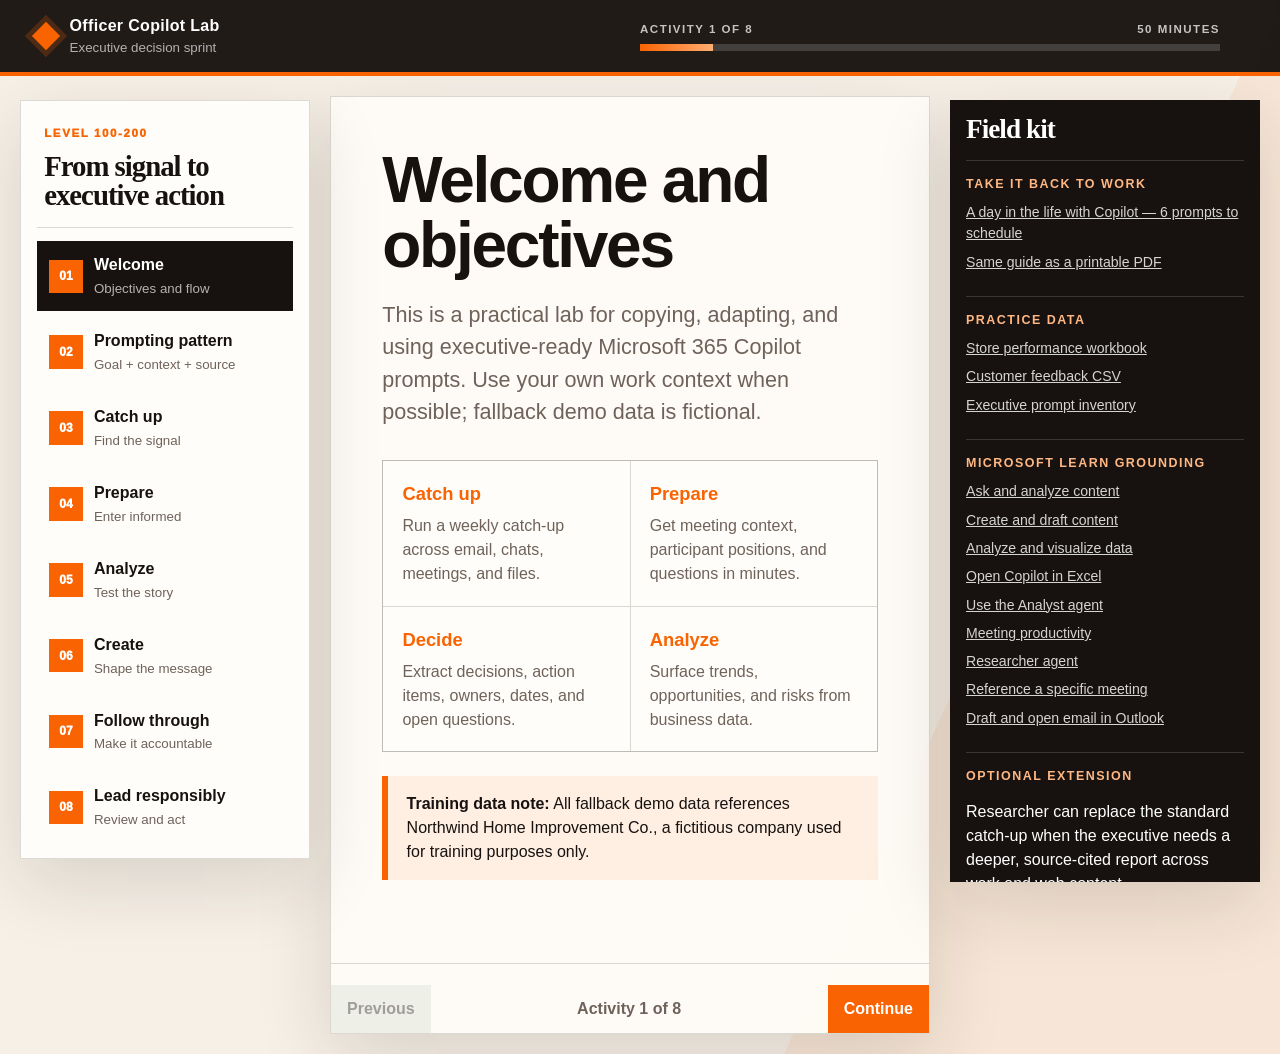
<file: index.html>
<!doctype html>
<html lang="en">
<head>
  <meta charset="utf-8">
  <meta name="viewport" content="width=device-width, initial-scale=1">
  <title>Microsoft 365 Copilot Executive Decision Sprint</title>
  <meta name="description" content="A Level 100-200 Microsoft 365 Copilot workshop for executives.">
  <style>
    :root {
      --orange: #f96302;
      --orange-soft: #ffb783;
      --ink: #17120f;
      --cream: #f7f0e7;
      --paper: #fffdf9;
      --sage: #d8dfd0;
      --blue: #163b4d;
      --muted: #6f625a;
      --line: rgba(23, 18, 15, 0.15);
      --shadow: 0 24px 70px rgba(38, 25, 17, 0.14);
    }

    * { box-sizing: border-box; }
    html { scroll-behavior: smooth; }

    body {
      margin: 0;
      overflow-x: hidden;
      color: var(--ink);
      background:
        linear-gradient(115deg, transparent 0 72%, rgba(249, 99, 2, 0.07) 72% 100%),
        var(--cream);
      font-family: "Aptos", "Segoe UI", sans-serif;
      line-height: 1.5;
    }

    button, a { font: inherit; }
    a { color: inherit; }
    button { color: inherit; }

    .skip-link {
      position: fixed;
      top: 0.75rem;
      left: -999px;
      z-index: 200;
      padding: 0.7rem 1rem;
      color: white;
      background: var(--ink);
    }

    .skip-link:focus { left: 0.75rem; }

    .topbar {
      position: sticky;
      top: 0;
      z-index: 100;
      display: grid;
      grid-template-columns: minmax(230px, 1fr) minmax(250px, 580px) auto;
      align-items: center;
      gap: 1.5rem;
      min-height: 76px;
      padding: 0.85rem clamp(1rem, 3vw, 2.25rem);
      color: white;
      background: rgba(23, 18, 15, 0.96);
      border-bottom: 4px solid var(--orange);
      backdrop-filter: blur(12px);
    }

    .brand {
      display: flex;
      align-items: center;
      gap: 0.85rem;
      min-width: 0;
    }

    .brand-mark {
      width: 1.25rem;
      height: 1.25rem;
      flex: 0 0 auto;
      background: var(--orange);
      transform: rotate(45deg);
      box-shadow: 0 0 0 5px rgba(249, 99, 2, 0.2);
    }

    .brand strong,
    .brand small { display: block; }
    .brand strong { letter-spacing: 0.02em; }
    .brand small { color: rgba(255,255,255,0.66); }

    .progress-label {
      display: flex;
      justify-content: space-between;
      margin-bottom: 0.4rem;
      color: rgba(255,255,255,0.74);
      font-size: 0.72rem;
      font-weight: 800;
      letter-spacing: 0.13em;
      text-transform: uppercase;
    }

    .progress-track {
      height: 0.45rem;
      background: rgba(255,255,255,0.16);
      overflow: hidden;
    }

    .progress-fill {
      display: block;
      width: 12.5%;
      height: 100%;
      background: linear-gradient(90deg, var(--orange), #ffad72);
      transition: width 240ms ease;
    }

    .dev-badge {
      padding: 0.45rem 0.65rem;
      color: var(--ink);
      background: #ffd400;
      font-size: 0.72rem;
      font-weight: 950;
      letter-spacing: 0.12em;
      text-transform: uppercase;
      transform: rotate(2deg);
    }

    .layout {
      display: grid;
      grid-template-columns: 290px minmax(0, 1fr) 310px;
      gap: 1.25rem;
      width: min(1680px, 100%);
      margin: 0 auto;
      padding: 1.25rem;
    }

    .rail,
    .resources {
      position: sticky;
      top: 100px;
      align-self: start;
      max-height: calc(100vh - 118px);
      overflow: auto;
    }

    .rail {
      padding: 1rem;
      background: var(--paper);
      border: 1px solid var(--line);
      box-shadow: var(--shadow);
    }

    .rail-header {
      padding: 0.5rem 0.45rem 1rem;
      border-bottom: 1px solid var(--line);
    }

    .eyebrow {
      margin: 0 0 0.6rem;
      color: var(--orange);
      font-size: 0.72rem;
      font-weight: 950;
      letter-spacing: 0.14em;
      text-transform: uppercase;
    }

    h1, h2, h3, h4 {
      margin: 0;
      font-family: Georgia, "Times New Roman", serif;
      line-height: 1.02;
      letter-spacing: -0.035em;
    }

    h1 { font-size: 1.8rem; }
    h2 { max-width: 970px; font-size: clamp(2.5rem, 5vw, 5.4rem); }
    h3 { font-size: 1.45rem; }
    h4 { font-size: 1.1rem; }

    .legacy-panel h2 {
      font-family: "Aptos Display", "Segoe UI", sans-serif;
      font-size: clamp(2.4rem, 5vw, 4.8rem);
    }

    .legacy-kicker {
      width: fit-content;
      margin-bottom: 1.1rem;
      padding: 0.38rem 0.65rem;
      color: white;
      background: var(--orange);
      font-size: 0.75rem;
      font-weight: 900;
      letter-spacing: 0.12em;
      text-transform: uppercase;
    }

    .legacy-lede {
      max-width: 850px;
      margin: 1.25rem 0 2rem;
      color: var(--muted);
      font-size: clamp(1.05rem, 2vw, 1.35rem);
    }

    .objective-list,
    .formula-card {
      display: grid;
      gap: 1px;
      background: var(--line);
      border: 1px solid var(--line);
    }

    .objective-list { grid-template-columns: repeat(2, 1fr); }
    .formula-card { grid-template-columns: repeat(4, 1fr); margin: 1.5rem 0; }

    .objective-list article,
    .formula-card span {
      padding: 1.2rem;
      background: var(--paper);
    }

    .objective-list span {
      color: var(--orange);
      font-size: 1.15rem;
      font-weight: 900;
    }

    .objective-list p { margin: 0.4rem 0 0; color: var(--muted); }

    .formula-card span {
      text-align: center;
      font-weight: 900;
    }

    .formula-card .ingredient-goal { color: white; background: #176b87; }
    .formula-card .ingredient-context { color: white; background: #2f6f44; }
    .formula-card .ingredient-source { color: white; background: #8f2d56; }
    .formula-card .ingredient-expectations { color: white; background: #d94f00; }

    .prompt-ingredient { font-weight: 900; }
    .prompt-ingredient.ingredient-goal { color: #176b87; }
    .prompt-ingredient.ingredient-context { color: #2f6f44; }
    .prompt-ingredient.ingredient-source { color: #8f2d56; }
    .prompt-ingredient.ingredient-expectations { color: #d94f00; }

    .check-list {
      display: grid;
      gap: 0.7rem;
      margin: 1.5rem 0 0;
      padding: 0;
      list-style: none;
    }

    .check-list li {
      position: relative;
      padding-left: 1.8rem;
    }

    .check-list li::before {
      content: "";
      position: absolute;
      top: 0.42rem;
      left: 0;
      width: 0.8rem;
      height: 0.8rem;
      background: var(--orange);
      transform: rotate(45deg);
    }

    .activity-note {
      margin-top: 1.5rem;
      padding: 1rem 1.15rem;
      background: rgba(249, 99, 2, 0.08);
      border-left: 6px solid var(--orange);
    }

    .nav {
      display: grid;
      gap: 0.35rem;
      padding-top: 0.85rem;
    }

    .nav-button {
      display: grid;
      grid-template-columns: 2.1rem minmax(0, 1fr);
      gap: 0.7rem;
      align-items: center;
      width: 100%;
      padding: 0.7rem;
      text-align: left;
      background: transparent;
      border: 1px solid transparent;
      cursor: pointer;
    }

    .nav-button:hover,
    .nav-button:focus-visible { background: rgba(249, 99, 2, 0.09); }

    .nav-button.is-active {
      color: white;
      background: var(--ink);
    }

    .nav-number {
      display: grid;
      place-items: center;
      width: 2.1rem;
      height: 2.1rem;
      color: white;
      background: var(--orange);
      font-size: 0.75rem;
      font-weight: 950;
    }

    .nav-button small {
      display: block;
      margin-top: 0.12rem;
      color: var(--muted);
    }

    .nav-button.is-active small { color: rgba(255,255,255,0.68); }

    .stage {
      min-width: 0;
      background: rgba(255,253,249,0.88);
      border: 1px solid var(--line);
      box-shadow: var(--shadow);
    }

    .panel {
      display: none;
      min-height: calc(100vh - 170px);
      padding: clamp(1.6rem, 4vw, 4.25rem);
      overflow: hidden;
    }

    .panel.is-active {
      display: block;
      animation: reveal 280ms ease-out both;
    }

    @keyframes reveal {
      from { transform: translateY(12px); }
      to { transform: translateY(0); }
    }

    .kicker {
      display: flex;
      align-items: center;
      gap: 0.7rem;
      width: fit-content;
      margin-bottom: 1.15rem;
      color: var(--orange);
      font-size: 0.75rem;
      font-weight: 950;
      letter-spacing: 0.13em;
      text-transform: uppercase;
    }

    .kicker::before {
      content: "";
      width: 2.5rem;
      height: 4px;
      background: var(--orange);
    }

    .lede {
      max-width: 880px;
      margin: 1.35rem 0 2rem;
      color: var(--muted);
      font-size: clamp(1.08rem, 2vw, 1.4rem);
    }

    .hero-grid,
    .capability-grid,
    .choice-grid,
    .output-grid {
      display: grid;
      gap: 1px;
      background: var(--line);
      border: 1px solid var(--line);
    }

    .hero-grid { grid-template-columns: repeat(3, 1fr); margin-top: 2rem; }
    .capability-grid { grid-template-columns: repeat(3, 1fr); }
    .choice-grid { grid-template-columns: repeat(2, 1fr); }
    .output-grid { grid-template-columns: repeat(2, 1fr); }

    .hero-grid article,
    .capability-grid article,
    .choice-card,
    .output-grid article {
      padding: 1.25rem;
      background: var(--paper);
    }

    .hero-grid strong,
    .capability-grid strong {
      display: block;
      margin-bottom: 0.25rem;
      color: var(--orange);
      font-size: 1.55rem;
      font-family: Georgia, "Times New Roman", serif;
    }

    .scenario-banner {
      position: relative;
      margin: 2rem 0;
      padding: 1.5rem 1.6rem 1.5rem 2rem;
      color: white;
      background: var(--blue);
      overflow: hidden;
    }

    .scenario-banner::after {
      content: "DECIDE";
      position: absolute;
      right: -0.5rem;
      bottom: -1.3rem;
      color: rgba(255,255,255,0.08);
      font: 900 5.5rem/1 Georgia, serif;
      letter-spacing: -0.06em;
    }

    .scenario-banner p { max-width: 760px; margin: 0.5rem 0 0; }

    .meta {
      display: flex;
      flex-wrap: wrap;
      gap: 0.55rem;
      margin: 1.25rem 0;
    }

    .meta span,
    .pill {
      padding: 0.4rem 0.65rem;
      background: var(--sage);
      font-size: 0.78rem;
      font-weight: 850;
    }

    .pill.orange { color: white; background: var(--orange); }

    .prompt-card {
      margin: 1.25rem 0;
      background: white;
      border: 1px solid var(--line);
      box-shadow: 9px 9px 0 rgba(249, 99, 2, 0.12);
    }

    .prompt-header {
      display: flex;
      align-items: center;
      justify-content: space-between;
      gap: 1rem;
      padding: 0.8rem 1rem;
      border-bottom: 1px solid var(--line);
    }

    .prompt-header h3,
    .prompt-header h4 { font-family: "Aptos", "Segoe UI", sans-serif; letter-spacing: 0; }

    pre {
      margin: 0;
      padding: 1.2rem;
      white-space: pre-wrap;
      color: #2d241f;
      font: 600 0.98rem/1.65 "Aptos", "Segoe UI", sans-serif;
    }

    .copy-button,
    .guide-button {
      border: 0;
      cursor: pointer;
      font-weight: 900;
    }

    .copy-button {
      padding: 0.45rem 0.7rem;
      color: white;
      background: var(--ink);
    }

    .copy-button:hover,
    .copy-button:focus-visible { background: var(--orange); }

    .steps {
      display: grid;
      gap: 0.7rem;
      margin: 1.4rem 0;
      padding: 0;
      list-style: none;
      counter-reset: steps;
    }

    .steps li {
      display: grid;
      grid-template-columns: 2.35rem minmax(0, 1fr);
      gap: 0.8rem;
      align-items: start;
    }

    .steps li::before {
      counter-increment: steps;
      content: counter(steps);
      display: grid;
      place-items: center;
      width: 2.35rem;
      height: 2.35rem;
      color: white;
      background: var(--orange);
      font-weight: 950;
    }

    .steps strong { display: block; }

    .reflection,
    .ga-note {
      margin-top: 1.5rem;
      padding: 1rem 1.15rem;
      border-left: 6px solid var(--orange);
      background: rgba(249, 99, 2, 0.08);
    }

    .ga-note {
      border-color: var(--blue);
      background: rgba(22, 59, 77, 0.08);
    }

    .choice-card h3 { margin-bottom: 0.55rem; }
    .choice-card p { color: var(--muted); }

    .route-intro {
      margin: 1.5rem 0 0.65rem;
      padding-top: 1.25rem;
      color: var(--muted);
      border-top: 1px solid var(--line);
    }

    .route-intro strong {
      display: block;
      margin-bottom: 0.25rem;
      color: var(--ink);
      font-size: 1.12rem;
    }

    .new-chat-note {
      margin: 1rem 0;
      padding: 0.75rem 0.9rem;
      color: var(--blue);
      background: rgba(22, 59, 77, 0.07);
      border: 1px solid rgba(22, 59, 77, 0.2);
      font-size: 0.9rem;
    }

    .access-steps {
      display: grid;
      gap: 0.35rem;
      margin: 0.65rem 0 1rem;
      padding-left: 1.25rem;
      color: var(--muted);
    }

    .access-steps strong { color: var(--ink); }

    .source-link {
      display: inline-block;
      margin-top: 0.7rem;
      color: var(--blue);
      font-size: 0.8rem;
      font-weight: 850;
    }

    .resources {
      padding: 1rem;
      color: white;
      background: var(--ink);
      box-shadow: var(--shadow);
    }

    .resources h2 {
      margin-bottom: 1rem;
      font-size: 1.7rem;
    }

    .resource-block {
      padding: 1rem 0;
      border-top: 1px solid rgba(255,255,255,0.15);
    }

    .resource-block h3 {
      margin-bottom: 0.65rem;
      color: var(--orange-soft);
      font: 850 0.78rem/1.2 "Aptos", "Segoe UI", sans-serif;
      letter-spacing: 0.12em;
      text-transform: uppercase;
    }

    .resource-block a {
      display: block;
      margin: 0.45rem 0;
      color: rgba(255,255,255,0.82);
      font-size: 0.88rem;
    }

    .resource-block a:hover { color: white; }

    .ga-stamp {
      display: inline-flex;
      gap: 0.45rem;
      align-items: center;
      margin-top: 0.5rem;
      padding: 0.45rem 0.6rem;
      color: var(--ink);
      background: var(--sage);
      font-size: 0.72rem;
      font-weight: 950;
      letter-spacing: 0.08em;
      text-transform: uppercase;
    }

    .ga-stamp::before {
      content: "";
      width: 0.55rem;
      height: 0.55rem;
      border-radius: 50%;
      background: #138a4b;
    }

    .guide {
      display: flex;
      align-items: center;
      justify-content: space-between;
      gap: 1rem;
      margin-top: 2rem;
      padding-top: 1.3rem;
      border-top: 1px solid var(--line);
    }

    .guide-button {
      padding: 0.75rem 1rem;
      color: white;
      background: var(--orange);
    }

    .guide-button.secondary { color: var(--ink); background: var(--sage); }
    .guide-button:disabled { opacity: 0.4; cursor: not-allowed; }

    .status { color: var(--muted); font-weight: 850; }

    @media (max-width: 1180px) {
      .layout { grid-template-columns: 260px minmax(0, 1fr); }
      .resources { position: static; grid-column: 1 / -1; max-height: none; }
      .resource-block { display: inline-block; width: 32%; vertical-align: top; padding-right: 1rem; }
    }

    @media (max-width: 780px) {
      .topbar {
        width: 100%;
        min-width: 0;
        grid-template-columns: minmax(0, 1fr) auto;
        gap: 0.75rem;
        padding-inline: 0.85rem;
      }
      .brand strong { font-size: 0.92rem; }
      .brand small { font-size: 0.75rem; }
      .topbar-progress { grid-column: 1 / -1; grid-row: 2; }
      .layout,
      .rail,
      .stage,
      .resources {
        width: 100%;
        max-width: 100%;
        min-width: 0;
      }
      .layout { display: block; padding: 0.75rem; }
      .rail { position: static; max-height: none; margin-bottom: 0.75rem; overflow: hidden; }
      .nav { grid-template-columns: repeat(3, minmax(0, 1fr)); }
      .nav-button { display: block; width: auto; min-width: 0; padding: 0.45rem; text-align: center; }
      .nav-button div:last-child { display: none; }
      .nav-number { margin: auto; }
      .dev-badge { display: none; }
      .panel { min-height: auto; padding: 1.35rem; }
      pre, h1, h2, h3, p, a { overflow-wrap: anywhere; }
      .hero-grid,
      .capability-grid,
      .choice-grid,
      .output-grid,
      .objective-list,
      .formula-card { grid-template-columns: 1fr; }
      .resource-block { display: block; width: auto; }
      .guide { flex-wrap: wrap; }
      h2 { font-size: clamp(2.3rem, 10vw, 3.1rem); }
    }
  </style>
</head>
<body>
  <a class="skip-link" href="#activity-title">Skip to activity</a>

  <header class="topbar">
    <div class="brand">
      <span class="brand-mark" aria-hidden="true"></span>
      <div><strong>Officer Copilot Lab</strong><small>Executive decision sprint</small></div>
    </div>
    <div class="topbar-progress">
      <div class="progress-label"><span id="progress-label">Activity 1 of 8</span><span>50 minutes</span></div>
      <div class="progress-track" aria-hidden="true"><span class="progress-fill" id="progress-fill"></span></div>
    </div>
  </header>

  <div class="layout">
    <aside class="rail" aria-label="Workshop activities">
      <div class="rail-header">
        <p class="eyebrow">Level 100-200</p>
        <h1>From signal to executive action</h1>
      </div>
      <nav class="nav">
        <button class="nav-button is-active" type="button" data-nav="0"><span class="nav-number">01</span><div><strong>Welcome</strong><small>Objectives and flow</small></div></button>
        <button class="nav-button" type="button" data-nav="1"><span class="nav-number">02</span><div><strong>Prompting pattern</strong><small>Goal + context + source</small></div></button>
        <button class="nav-button" type="button" data-nav="2"><span class="nav-number">03</span><div><strong>Catch up</strong><small>Find the signal</small></div></button>
        <button class="nav-button" type="button" data-nav="3"><span class="nav-number">04</span><div><strong>Prepare</strong><small>Enter informed</small></div></button>
        <button class="nav-button" type="button" data-nav="4"><span class="nav-number">05</span><div><strong>Analyze</strong><small>Test the story</small></div></button>
        <button class="nav-button" type="button" data-nav="5"><span class="nav-number">06</span><div><strong>Create</strong><small>Shape the message</small></div></button>
        <button class="nav-button" type="button" data-nav="6"><span class="nav-number">07</span><div><strong>Follow through</strong><small>Make it accountable</small></div></button>
        <button class="nav-button" type="button" data-nav="7"><span class="nav-number">08</span><div><strong>Lead responsibly</strong><small>Review and act</small></div></button>
      </nav>
    </aside>

    <main class="stage" aria-live="polite">
      <section class="panel legacy-panel is-active" data-panel="0">
        <h2 id="activity-title">Welcome and objectives</h2>
        <p class="legacy-lede">This is a practical lab for copying, adapting, and using executive-ready Microsoft 365 Copilot prompts. Use your own work context when possible; fallback demo data is fictional.</p>
        <div class="objective-list">
          <article><span>Catch up</span><p>Run a weekly catch-up across email, chats, meetings, and files.</p></article>
          <article><span>Prepare</span><p>Get meeting context, participant positions, and questions in minutes.</p></article>
          <article><span>Decide</span><p>Extract decisions, action items, owners, dates, and open questions.</p></article>
          <article><span>Analyze</span><p>Surface trends, opportunities, and risks from business data.</p></article>
        </div>
        <div class="activity-note"><strong>Training data note:</strong> All fallback demo data references Northwind Home Improvement Co., a fictitious company used for training purposes only.</div>
      </section>

      <section class="panel legacy-panel" data-panel="1">
        <div class="legacy-kicker">Activity 2</div>
        <h2>The prompting pattern</h2>
        <p class="legacy-lede">Strong prompts give Copilot a clear goal, relevant context, the sources it should use, and clear expectations for the response.</p>
        <div class="formula-card">
          <span class="ingredient-goal">Goal</span><span class="ingredient-context">Context</span><span class="ingredient-source">Source</span><span class="ingredient-expectations">Expectations</span>
        </div>
        <div class="prompt-card">
          <div class="prompt-header"><h3>Worked example</h3><button class="copy-button" type="button" data-copy="prompt-pattern">Copy</button></div>
          <pre id="prompt-pattern"><span class="prompt-ingredient ingredient-goal">Identify an impactful active initiative I have been working on and prepare an executive summary for an upcoming leadership discussion.</span> <span class="prompt-ingredient ingredient-context">The audience is a cross-functional executive team, the discussion is limited to 15 minutes, and the objective is to align on one decision or next step.</span> <span class="prompt-ingredient ingredient-source">Review email threads from the past two weeks where I am a sender or recipient. Prioritize recent developments and unresolved issues, and cite the messages supporting each finding.</span> <span class="prompt-ingredient ingredient-expectations">Begin with a brief explanation of why you selected this initiative based on its activity and potential impact. Then provide three key points, the decision needed, two risks, and a recommended next action.</span></pre>
        </div>
        <ul class="check-list">
          <li>State the goal clearly: what do you want Copilot to accomplish?</li>
          <li>Add context about the audience, situation, people, or time period.</li>
          <li>Identify the email, meeting, file, or other source Copilot should use.</li>
          <li>Set expectations for format, tone, length, and what to prioritize.</li>
          <li>Verify facts, numbers, and names before acting or sharing.</li>
        </ul>
      </section>

      <section class="panel" data-panel="2">
        <div class="kicker">Activity 3 · 7 minutes</div>
        <h2>Catch up: find the signal.</h2>
        <p class="lede">Use Microsoft 365 Copilot Chat to synthesize recent work context, then narrow the response to decisions and risks.</p>
        <div class="new-chat-note"><strong>Start a new chat</strong> before running this exercise so context from the worked example does not influence the response.</div>
        <ol class="steps">
          <li><div><strong>Set your scope.</strong> Replace the bracketed areas with the functions or stakeholders you own.</div></li>
          <li><div><strong>Run the prompt.</strong> Review the sources Copilot provides and open at least one supporting item.</div></li>
          <li><div><strong>Challenge the result.</strong> Ask what is uncertain, contradictory, or missing.</div></li>
        </ol>
        <div class="prompt-card">
          <div class="prompt-header"><h3>Leadership signal scan</h3><button class="copy-button" type="button" data-copy="catch-up-prompt">Copy</button></div>
          <pre id="catch-up-prompt">Review my work from the past five business days related to [operations, customers, products, people, finance, or another area]. Identify the five developments most likely to require executive attention. For each, explain what changed, why it matters now, the decision or intervention that may be needed, and the source supporting the finding. Separate confirmed facts from possible implications.</pre>
        </div>
        <div class="prompt-card">
          <div class="prompt-header"><h4>Pressure-test follow-up</h4><button class="copy-button" type="button" data-copy="catch-up-follow">Copy</button></div>
          <pre id="catch-up-follow">Which of these findings has the weakest evidence or conflicting signals? Show me what I should verify before acting.</pre>
        </div>
        <p class="reflection"><strong>Reflection:</strong> Did Copilot surface a decision, or merely organize information?</p>
      </section>

      <section class="panel" data-panel="3">
        <div class="kicker">Activity 4 · 7 minutes</div>
        <h2>Prepare: enter informed.</h2>
        <p class="lede">Use Copilot with an upcoming meeting and the content available to you in Teams or Outlook. The goal is not a generic agenda—it is a sharper leadership posture.</p>
        <div class="new-chat-note"><strong>Start a new chat</strong> before adding the meeting so the preparation is grounded only in the meeting and its related work context.</div>
        <div class="activity-note"><strong>Point Copilot to the meeting:</strong> In Copilot Chat, make sure <strong>Work IQ</strong> is on. Select <strong>Add work content</strong> in the prompt box, or type <strong>/</strong>. Choose <strong>Meetings</strong>, search by meeting title or organizer, and select the meeting. It will appear as a reference in the prompt.</div>
        <ol class="steps">
          <li><div><strong>Choose a real upcoming meeting</strong> and add it to the prompt using the Work IQ steps above.</div></li>
          <li><div><strong>Run the preparation prompt</strong> with the meeting reference attached.</div></li>
          <li><div><strong>Verify participant positions</strong> before treating them as fact.</div></li>
        </ol>
        <div class="prompt-card">
          <div class="prompt-header"><h3>Leadership meeting pre-read</h3><button class="copy-button" type="button" data-copy="meeting-prompt">Copy</button></div>
          <pre id="meeting-prompt">Using the meeting I added to this prompt, prepare me for the discussion. Summarize the purpose, recent developments connected to the agenda, and any decisions that appear to be needed. Identify the participants whose input will be important, but do not infer a person's position unless it is supported by available content. End with three questions I should ask and two assumptions the group should test.</pre>
        </div>
        <p class="reflection"><strong>Engagement moment:</strong> Pair up and compare the questions Copilot proposed. Which one would materially improve the meeting?</p>
      </section>

      <section class="panel" data-panel="4">
        <div class="kicker">Activity 5 · 12 minutes</div>
        <h2>Analyze: test the story.</h2>
        <p class="lede">Move from communication signals to business evidence. Choose one route; each uses a different dataset and a prompt designed for that tool and business question.</p>
        <p class="route-intro"><strong>Copilot in Excel</strong>Use the workbook directly in Excel to compare regions, store groups, and products.</p>
        <ul class="access-steps">
          <li>Download and open the <a href="assets/Demo_Weekly_Store_Product_Performance.xlsx" download="Demo_Weekly_Store_Product_Performance.xlsx">performance workbook</a> in Excel.</li>
          <li>Select the <strong>Copilot button</strong> near the upper-right corner to open the Copilot pane.</li>
          <li>Start a new conversation in the pane, then paste the prompt below.</li>
        </ul>
        <div class="prompt-card">
          <div class="prompt-header"><h3>Copilot in Excel prompt</h3><button class="copy-button" type="button" data-copy="excel-analysis-prompt">Copy</button></div>
          <pre id="excel-analysis-prompt">Analyze this weekly store and product performance data to identify where leadership attention would have the greatest impact this week. Compare regions, store groups, and products; identify meaningful outliers and trends; and show the evidence behind each finding. Recommend three actions and the additional information needed before making a final decision. Create a visualization that makes the most important comparison easy to understand.</pre>
        </div>
        <p class="route-intro"><strong>Analyst</strong>Use the Analyst agent in Microsoft 365 Copilot to identify recurring themes and intervention priorities.</p>
        <ul class="access-steps">
          <li>Open the <strong>Microsoft 365 Copilot app</strong> and select <strong>Analyst</strong> under <strong>Agents</strong>.</li>
          <li>Select the <strong>+</strong> attachment control and add the <a href="assets/Demo_Customer_Feedback.csv" download>customer feedback data</a>.</li>
          <li>Start a new Analyst conversation, then paste the prompt below.</li>
        </ul>
        <div class="prompt-card">
          <div class="prompt-header"><h3>Analyst prompt</h3><button class="copy-button" type="button" data-copy="analyst-analysis-prompt">Copy</button></div>
          <pre id="analyst-analysis-prompt">Analyze this customer feedback data to identify the issues most likely to require executive intervention. Group comments into recurring themes, quantify how often each theme appears, identify the stores, regions, products, or service moments most affected, and include representative evidence. Recommend the three intervention priorities with the expected customer or operational benefit of each. Clearly identify limitations or missing context in the data.</pre>
        </div>
        <div class="prompt-card">
          <div class="prompt-header"><h4>Optional · Bring your own data</h4><button class="copy-button" type="button" data-copy="byod-analysis-prompt">Copy</button></div>
          <pre id="byod-analysis-prompt">Analyze the attached [workbook or CSV] to help me decide [the business decision]. The data covers [time period, population, and business process]. First describe the fields and any data-quality limitations you observe. Then identify the most important trends, exceptions, risks, and opportunities; support each finding with evidence; and recommend three actions. Clearly distinguish what the data proves from what would require additional context.</pre>
        </div>
        <div class="prompt-card">
          <div class="prompt-header"><h4>Pressure-test either route</h4><button class="copy-button" type="button" data-copy="analysis-follow">Copy</button></div>
          <pre id="analysis-follow">Argue against your leading recommendation. What alternative explanation, missing data, or risk could change the decision?</pre>
        </div>
        <div class="activity-note"><strong>Required final step:</strong> After reviewing and correcting the analysis, run the handoff prompt below. This creates the common input used in Activity 6, regardless of which route or dataset you chose.</div>
        <div class="prompt-card">
          <div class="prompt-header"><h3>Create the Activity 6 handoff</h3><button class="copy-button" type="button" data-copy="analysis-handoff">Copy</button></div>
          <pre id="analysis-handoff">Create a Decision Brief Handoff from this analysis. Include: the decision question; three findings supported by the source data; the evidence for each finding; the recommended action; two risks or counterarguments; and unresolved questions. Keep it under 350 words. Mark any unsupported or uncertain item as Needs validation.</pre>
        </div>
      </section>

      <section class="panel" data-panel="5">
        <div class="kicker">Activity 6 · 8 minutes</div>
        <h2>Create: turn the handoff into a brief.</h2>
        <p class="lede">Every Activity 5 route ends with the same Decision Brief Handoff. Use that short, structured block as the input for Copilot in Word.</p>
        <ol class="steps">
          <li><div><strong>Return to Activity 5.</strong> Copy the Decision Brief Handoff created by the required final prompt.</div></li>
          <li><div><strong>Open a blank Word document.</strong> Open Copilot in Word and choose to draft content.</div></li>
          <li><div><strong>Paste the prompt below.</strong> Replace the bracketed placeholder with your Decision Brief Handoff.</div></li>
          <li><div><strong>Review the document.</strong> Confirm every fact against the source data before sharing the brief.</div></li>
        </ol>
        <div class="prompt-card">
          <div class="prompt-header"><h3>Executive decision brief</h3><button class="copy-button" type="button" data-copy="create-prompt">Copy</button></div>
          <pre id="create-prompt">Using the Decision Brief Handoff below, draft a one-page executive decision brief. Use the sections Situation, Evidence, Options, Recommendation, Risks, and Decision Needed. Keep the tone direct and neutral. Preserve important numbers and retain every Needs validation label.

[Paste the Decision Brief Handoff from Activity 5 here]</pre>
        </div>
        <div class="prompt-card">
          <div class="prompt-header"><h4>Executive edit</h4><button class="copy-button" type="button" data-copy="create-follow">Copy</button></div>
          <pre id="create-follow">Reduce this to no more than one page. Lead with the decision required, retain only evidence that materially affects the decision, and end with the recommended owner and next checkpoint.</pre>
        </div>
        <p class="reflection"><strong>Reflection:</strong> Did the brief make the decision easier to understand, or simply make the analysis shorter?</p>
      </section>

      <section class="panel" data-panel="6">
        <div class="kicker">Activity 7 · 6 minutes</div>
        <h2>Follow through: make it accountable.</h2>
        <p class="lede">Point Copilot Chat to a specific past meeting, convert the discussion into explicit commitments, and open a ready-to-review follow-up draft in Outlook.</p>
        <div class="new-chat-note"><strong>Start a new chat</strong> before adding the past meeting so Copilot does not carry forward context from the analysis and writing activities.</div>
        <div class="activity-note"><strong>Add the specific meeting:</strong> In Copilot Chat, make sure <strong>Work IQ</strong> is on. Select <strong>Add work content</strong>, or type <strong>/</strong>. Choose <strong>Meetings</strong>, search by meeting title or organizer, and select the meeting before pasting the prompt.</div>
        <div class="prompt-card">
          <div class="prompt-header"><h3>Decision record and Outlook follow-up</h3><button class="copy-button" type="button" data-copy="follow-through-prompt">Copy</button></div>
          <pre id="follow-through-prompt">Using the meeting I added to this prompt, create a decision and owner record from the available recap or transcript. Include decisions made, action items with the named owner and stated due date, unresolved questions, and items discussed but not decided. Do not invent an owner or deadline; mark it as unassigned or not specified. Then send an Outlook email to the attendees with the decisions first, owners and dates second, and open questions last. End by asking recipients to correct anything that does not match their understanding.</pre>
        </div>
        <div class="prompt-card">
          <div class="prompt-header"><h4>Open the draft in Outlook</h4><button class="copy-button" type="button" data-copy="follow-through-follow">Copy</button></div>
          <pre id="follow-through-follow">Make the email concise and executive-ready. Use a clear subject line and keep the body under 250 words.</pre>
        </div>
        <ol class="steps">
          <li><div><strong>Review the generated email card</strong> in Copilot Chat and confirm the recipients, subject, decisions, owners, and dates.</div></li>
          <li><div><strong>Select Open</strong> to continue editing the generated draft in Outlook.</div></li>
          <li><div><strong>Edit and send</strong> only after confirming the draft against the meeting record.</div></li>
        </ol>
        <div class="ga-note"><strong>Availability note:</strong> Use a meeting that was transcribed or recorded so Copilot can ground the recap and follow-up in the meeting content.</div>
      </section>

      <section class="panel" data-panel="7">
        <div class="kicker">Activity 8 · 5 minutes</div>
        <h2>Lead responsibly.</h2>
        <p class="lede">Copilot accelerates preparation and production. Executive accountability remains with the person who acts on the output.</p>
        <div class="capability-grid">
          <article><strong>Verify</strong><span>Open sources and confirm names, dates, numbers, and quotations.</span></article>
          <article><strong>Separate</strong><span>Distinguish facts, interpretations, assumptions, and recommendations.</span></article>
          <article><strong>Protect</strong><span>Use content only within its intended permissions and business context.</span></article>
          <article><strong>Challenge</strong><span>Ask for counterarguments, missing evidence, and alternate explanations.</span></article>
          <article><strong>Edit</strong><span>Apply your judgment to tone, audience, and organizational implications.</span></article>
          <article><strong>Own</strong><span>The decision and communication remain yours—not Copilot's.</span></article>
        </div>
        <div class="scenario-banner">
          <h3>Your next move</h3>
          <p>Choose one recurring executive workflow. Redesign it as a sequence: catch up, prepare, analyze, decide, create, and follow through.</p>
        </div>
        <p class="reflection"><strong>Close:</strong> Where could Copilot improve the quality of a decision—not just the speed of a task?</p>
      </section>

      <footer class="guide">
        <button class="guide-button secondary" type="button" id="previous">Previous</button>
        <span class="status" id="status">Activity 1 of 8</span>
        <button class="guide-button" type="button" id="next">Continue</button>
      </footer>
    </main>

    <aside class="resources" aria-label="Workshop resources">
      <h2>Field kit</h2>
      <div class="resource-block">
        <h3>Take it back to work</h3>
        <a href="day-in-the-life.html">A day in the life with Copilot &mdash; 6 prompts to schedule</a>
        <a href="assets/A-Day-in-the-Life-with-Copilot.pdf" download="A-Day-in-the-Life-with-Copilot.pdf">Same guide as a printable PDF</a>
      </div>
      <div class="resource-block">
        <h3>Practice data</h3>
        <a href="assets/Demo_Weekly_Store_Product_Performance.xlsx" download="Demo_Weekly_Store_Product_Performance.xlsx">Store performance workbook</a>
        <a href="assets/Demo_Customer_Feedback.csv" download>Customer feedback CSV</a>
        <a href="assets/executive_use_case_prompts.csv" download>Executive prompt inventory</a>
      </div>
      <div class="resource-block">
        <h3>Microsoft Learn grounding</h3>
        <a href="https://learn.microsoft.com/en-us/training/modules/ask-analyze-content-with-microsoft-copilot-microsoft-365/" target="_blank" rel="noreferrer">Ask and analyze content</a>
        <a href="https://learn.microsoft.com/en-us/training/modules/create-draft-content-with-microsoft-copilot-microsoft-365/" target="_blank" rel="noreferrer">Create and draft content</a>
        <a href="https://learn.microsoft.com/en-us/training/modules/analyze-visualize-data-copilot/" target="_blank" rel="noreferrer">Analyze and visualize data</a>
        <a href="https://support.microsoft.com/en-us/office/foundations-experiences/copilot-dab/the-copilot-dynamic-action-button-in-word-excel-and-powerpoint" target="_blank" rel="noreferrer">Open Copilot in Excel</a>
        <a href="https://learn.microsoft.com/en-us/training/modules/analyze-visualize-data-copilot/3-generate-insights-analyst-agent" target="_blank" rel="noreferrer">Use the Analyst agent</a>
        <a href="https://learn.microsoft.com/en-us/training/modules/copilot-meeting-productivity/" target="_blank" rel="noreferrer">Meeting productivity</a>
        <a href="https://learn.microsoft.com/en-us/microsoft-365/copilot/researcher-agent" target="_blank" rel="noreferrer">Researcher agent</a>
        <a href="https://support.microsoft.com/en-us/Microsoft-365-Copilot/refer-to-specific-files-and-more-in-microsoft-365-copilot" target="_blank" rel="noreferrer">Reference a specific meeting</a>
        <a href="https://support.microsoft.com/en-us/office/bizchat-overview/draft-and-send-email-using-microsoft-365-copilot-chat" target="_blank" rel="noreferrer">Draft and open email in Outlook</a>
      </div>
      <div class="resource-block">
        <h3>Optional extension</h3>
        <p>Researcher can replace the standard catch-up when the executive needs a deeper, source-cited report across work and web content.</p>
      </div>
    </aside>
  </div>

  <script>
    document.querySelectorAll('a[download][href$=".xlsx"]').forEach((link) => {
      link.addEventListener("click", async (event) => {
        if (event.button !== 0 || event.ctrlKey || event.metaKey || event.shiftKey || event.altKey) return;
        event.preventDefault();
        link.setAttribute("aria-busy", "true");
        try {
          const response = await fetch(link.href, { credentials: "same-origin" });
          if (!response.ok) throw new Error(`Download failed with status ${response.status}`);
          const objectUrl = URL.createObjectURL(await response.blob());
          const downloadLink = document.createElement("a");
          downloadLink.href = objectUrl;
          downloadLink.download = decodeURIComponent(new URL(link.href).pathname.split("/").pop());
          document.body.appendChild(downloadLink);
          downloadLink.click();
          downloadLink.remove();
          setTimeout(() => URL.revokeObjectURL(objectUrl), 1000);
        } catch {
          window.location.assign(link.href);
        } finally {
          link.removeAttribute("aria-busy");
        }
      });
    });

    const panels = [...document.querySelectorAll("[data-panel]")];
    const navButtons = [...document.querySelectorAll("[data-nav]")];
    const progressLabel = document.getElementById("progress-label");
    const progressFill = document.getElementById("progress-fill");
    const status = document.getElementById("status");
    const previous = document.getElementById("previous");
    const next = document.getElementById("next");
    let current = 0;

    function setActivity(index, updateHash = true) {
      current = Math.max(0, Math.min(index, panels.length - 1));
      panels.forEach((panel, panelIndex) => panel.classList.toggle("is-active", panelIndex === current));
      navButtons.forEach((button, buttonIndex) => button.classList.toggle("is-active", buttonIndex === current));
      const label = `Activity ${current + 1} of ${panels.length}`;
      progressLabel.textContent = label;
      status.textContent = label;
      progressFill.style.width = `${((current + 1) / panels.length) * 100}%`;
      previous.disabled = current === 0;
      next.textContent = current === panels.length - 1 ? "Restart" : "Continue";
      if (updateHash) {
        history.replaceState(null, "", `#activity-${current + 1}`);
        document.querySelector(".stage").scrollIntoView({ behavior: "smooth", block: "start" });
      }
    }

    navButtons.forEach((button) => button.addEventListener("click", () => setActivity(Number(button.dataset.nav))));
    previous.addEventListener("click", () => setActivity(current - 1));
    next.addEventListener("click", () => setActivity(current === panels.length - 1 ? 0 : current + 1));

    document.querySelectorAll("[data-copy]").forEach((button) => {
      button.addEventListener("click", async () => {
        const target = document.getElementById(button.dataset.copy);
        if (!target) return;
        const original = button.textContent;
        try {
          await navigator.clipboard.writeText(target.textContent.trim());
          button.textContent = "Copied";
        } catch {
          const selection = window.getSelection();
          const range = document.createRange();
          range.selectNodeContents(target);
          selection.removeAllRanges();
          selection.addRange(range);
          button.textContent = "Selected";
        }
        setTimeout(() => { button.textContent = original; }, 1400);
      });
    });

    window.addEventListener("keydown", (event) => {
      if (event.target.closest("button, a, input, textarea, select, pre")) return;
      if (event.key === "ArrowRight" || event.key === "PageDown") setActivity(current + 1);
      if (event.key === "ArrowLeft" || event.key === "PageUp") setActivity(current - 1);
    });

    const hashMatch = location.hash.match(/activity-(\d+)/);
    setActivity(hashMatch ? Number(hashMatch[1]) - 1 : 0, false);
  </script>
</body>
</html>
</file>
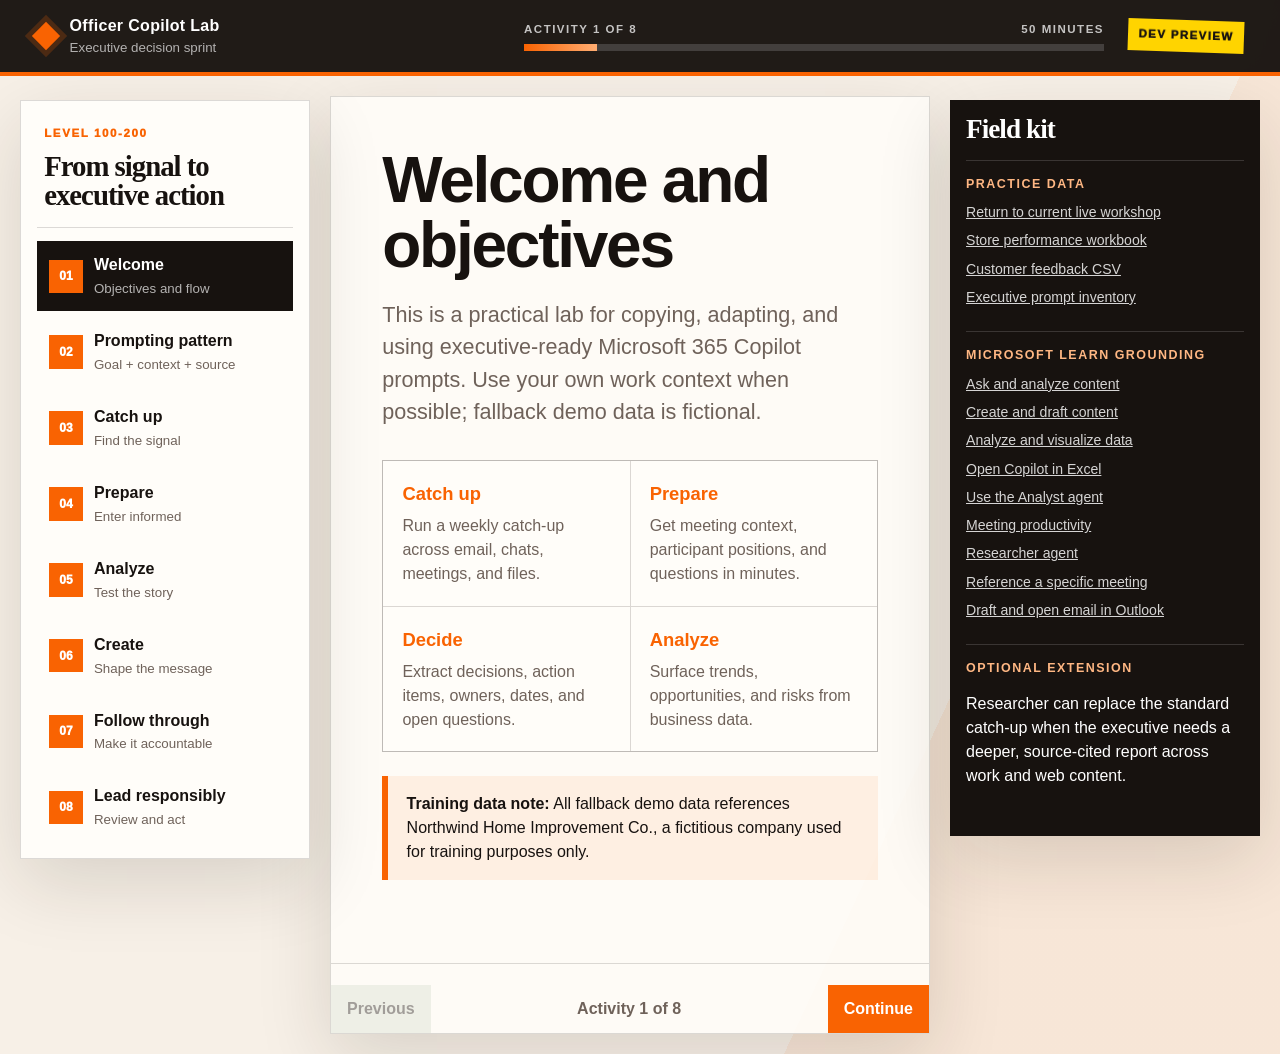
<file: dev/index.html>
<!doctype html>
<html lang="en">
<head>
  <meta charset="utf-8">
  <meta name="viewport" content="width=device-width, initial-scale=1">
  <meta name="robots" content="noindex,nofollow">
  <title>DEV | Microsoft 365 Copilot Executive Decision Sprint</title>
  <meta name="description" content="Development preview of a Level 100-200 Microsoft 365 Copilot workshop for executives.">
  <style>
    :root {
      --orange: #f96302;
      --orange-soft: #ffb783;
      --ink: #17120f;
      --cream: #f7f0e7;
      --paper: #fffdf9;
      --sage: #d8dfd0;
      --blue: #163b4d;
      --muted: #6f625a;
      --line: rgba(23, 18, 15, 0.15);
      --shadow: 0 24px 70px rgba(38, 25, 17, 0.14);
    }

    * { box-sizing: border-box; }
    html { scroll-behavior: smooth; }

    body {
      margin: 0;
      overflow-x: hidden;
      color: var(--ink);
      background:
        linear-gradient(115deg, transparent 0 72%, rgba(249, 99, 2, 0.07) 72% 100%),
        var(--cream);
      font-family: "Aptos", "Segoe UI", sans-serif;
      line-height: 1.5;
    }

    button, a { font: inherit; }
    a { color: inherit; }
    button { color: inherit; }

    .skip-link {
      position: fixed;
      top: 0.75rem;
      left: -999px;
      z-index: 200;
      padding: 0.7rem 1rem;
      color: white;
      background: var(--ink);
    }

    .skip-link:focus { left: 0.75rem; }

    .topbar {
      position: sticky;
      top: 0;
      z-index: 100;
      display: grid;
      grid-template-columns: minmax(230px, 1fr) minmax(250px, 580px) auto;
      align-items: center;
      gap: 1.5rem;
      min-height: 76px;
      padding: 0.85rem clamp(1rem, 3vw, 2.25rem);
      color: white;
      background: rgba(23, 18, 15, 0.96);
      border-bottom: 4px solid var(--orange);
      backdrop-filter: blur(12px);
    }

    .brand {
      display: flex;
      align-items: center;
      gap: 0.85rem;
      min-width: 0;
    }

    .brand-mark {
      width: 1.25rem;
      height: 1.25rem;
      flex: 0 0 auto;
      background: var(--orange);
      transform: rotate(45deg);
      box-shadow: 0 0 0 5px rgba(249, 99, 2, 0.2);
    }

    .brand strong,
    .brand small { display: block; }
    .brand strong { letter-spacing: 0.02em; }
    .brand small { color: rgba(255,255,255,0.66); }

    .progress-label {
      display: flex;
      justify-content: space-between;
      margin-bottom: 0.4rem;
      color: rgba(255,255,255,0.74);
      font-size: 0.72rem;
      font-weight: 800;
      letter-spacing: 0.13em;
      text-transform: uppercase;
    }

    .progress-track {
      height: 0.45rem;
      background: rgba(255,255,255,0.16);
      overflow: hidden;
    }

    .progress-fill {
      display: block;
      width: 12.5%;
      height: 100%;
      background: linear-gradient(90deg, var(--orange), #ffad72);
      transition: width 240ms ease;
    }

    .dev-badge {
      padding: 0.45rem 0.65rem;
      color: var(--ink);
      background: #ffd400;
      font-size: 0.72rem;
      font-weight: 950;
      letter-spacing: 0.12em;
      text-transform: uppercase;
      transform: rotate(2deg);
    }

    .layout {
      display: grid;
      grid-template-columns: 290px minmax(0, 1fr) 310px;
      gap: 1.25rem;
      width: min(1680px, 100%);
      margin: 0 auto;
      padding: 1.25rem;
    }

    .rail,
    .resources {
      position: sticky;
      top: 100px;
      align-self: start;
      max-height: calc(100vh - 118px);
      overflow: auto;
    }

    .rail {
      padding: 1rem;
      background: var(--paper);
      border: 1px solid var(--line);
      box-shadow: var(--shadow);
    }

    .rail-header {
      padding: 0.5rem 0.45rem 1rem;
      border-bottom: 1px solid var(--line);
    }

    .eyebrow {
      margin: 0 0 0.6rem;
      color: var(--orange);
      font-size: 0.72rem;
      font-weight: 950;
      letter-spacing: 0.14em;
      text-transform: uppercase;
    }

    h1, h2, h3, h4 {
      margin: 0;
      font-family: Georgia, "Times New Roman", serif;
      line-height: 1.02;
      letter-spacing: -0.035em;
    }

    h1 { font-size: 1.8rem; }
    h2 { max-width: 970px; font-size: clamp(2.5rem, 5vw, 5.4rem); }
    h3 { font-size: 1.45rem; }
    h4 { font-size: 1.1rem; }

    .legacy-panel h2 {
      font-family: "Aptos Display", "Segoe UI", sans-serif;
      font-size: clamp(2.4rem, 5vw, 4.8rem);
    }

    .legacy-kicker {
      width: fit-content;
      margin-bottom: 1.1rem;
      padding: 0.38rem 0.65rem;
      color: white;
      background: var(--orange);
      font-size: 0.75rem;
      font-weight: 900;
      letter-spacing: 0.12em;
      text-transform: uppercase;
    }

    .legacy-lede {
      max-width: 850px;
      margin: 1.25rem 0 2rem;
      color: var(--muted);
      font-size: clamp(1.05rem, 2vw, 1.35rem);
    }

    .objective-list,
    .formula-card {
      display: grid;
      gap: 1px;
      background: var(--line);
      border: 1px solid var(--line);
    }

    .objective-list { grid-template-columns: repeat(2, 1fr); }
    .formula-card { grid-template-columns: repeat(4, 1fr); margin: 1.5rem 0; }

    .objective-list article,
    .formula-card span {
      padding: 1.2rem;
      background: var(--paper);
    }

    .objective-list span {
      color: var(--orange);
      font-size: 1.15rem;
      font-weight: 900;
    }

    .objective-list p { margin: 0.4rem 0 0; color: var(--muted); }

    .formula-card span {
      text-align: center;
      font-weight: 900;
    }

    .formula-card .ingredient-goal { color: white; background: #176b87; }
    .formula-card .ingredient-context { color: white; background: #2f6f44; }
    .formula-card .ingredient-source { color: white; background: #8f2d56; }
    .formula-card .ingredient-expectations { color: white; background: #d94f00; }

    .prompt-ingredient { font-weight: 900; }
    .prompt-ingredient.ingredient-goal { color: #176b87; }
    .prompt-ingredient.ingredient-context { color: #2f6f44; }
    .prompt-ingredient.ingredient-source { color: #8f2d56; }
    .prompt-ingredient.ingredient-expectations { color: #d94f00; }

    .check-list {
      display: grid;
      gap: 0.7rem;
      margin: 1.5rem 0 0;
      padding: 0;
      list-style: none;
    }

    .check-list li {
      position: relative;
      padding-left: 1.8rem;
    }

    .check-list li::before {
      content: "";
      position: absolute;
      top: 0.42rem;
      left: 0;
      width: 0.8rem;
      height: 0.8rem;
      background: var(--orange);
      transform: rotate(45deg);
    }

    .activity-note {
      margin-top: 1.5rem;
      padding: 1rem 1.15rem;
      background: rgba(249, 99, 2, 0.08);
      border-left: 6px solid var(--orange);
    }

    .nav {
      display: grid;
      gap: 0.35rem;
      padding-top: 0.85rem;
    }

    .nav-button {
      display: grid;
      grid-template-columns: 2.1rem minmax(0, 1fr);
      gap: 0.7rem;
      align-items: center;
      width: 100%;
      padding: 0.7rem;
      text-align: left;
      background: transparent;
      border: 1px solid transparent;
      cursor: pointer;
    }

    .nav-button:hover,
    .nav-button:focus-visible { background: rgba(249, 99, 2, 0.09); }

    .nav-button.is-active {
      color: white;
      background: var(--ink);
    }

    .nav-number {
      display: grid;
      place-items: center;
      width: 2.1rem;
      height: 2.1rem;
      color: white;
      background: var(--orange);
      font-size: 0.75rem;
      font-weight: 950;
    }

    .nav-button small {
      display: block;
      margin-top: 0.12rem;
      color: var(--muted);
    }

    .nav-button.is-active small { color: rgba(255,255,255,0.68); }

    .stage {
      min-width: 0;
      background: rgba(255,253,249,0.88);
      border: 1px solid var(--line);
      box-shadow: var(--shadow);
    }

    .panel {
      display: none;
      min-height: calc(100vh - 170px);
      padding: clamp(1.6rem, 4vw, 4.25rem);
      overflow: hidden;
    }

    .panel.is-active {
      display: block;
      animation: reveal 280ms ease-out both;
    }

    @keyframes reveal {
      from { transform: translateY(12px); }
      to { transform: translateY(0); }
    }

    .kicker {
      display: flex;
      align-items: center;
      gap: 0.7rem;
      width: fit-content;
      margin-bottom: 1.15rem;
      color: var(--orange);
      font-size: 0.75rem;
      font-weight: 950;
      letter-spacing: 0.13em;
      text-transform: uppercase;
    }

    .kicker::before {
      content: "";
      width: 2.5rem;
      height: 4px;
      background: var(--orange);
    }

    .lede {
      max-width: 880px;
      margin: 1.35rem 0 2rem;
      color: var(--muted);
      font-size: clamp(1.08rem, 2vw, 1.4rem);
    }

    .hero-grid,
    .capability-grid,
    .choice-grid,
    .output-grid {
      display: grid;
      gap: 1px;
      background: var(--line);
      border: 1px solid var(--line);
    }

    .hero-grid { grid-template-columns: repeat(3, 1fr); margin-top: 2rem; }
    .capability-grid { grid-template-columns: repeat(3, 1fr); }
    .choice-grid { grid-template-columns: repeat(2, 1fr); }
    .output-grid { grid-template-columns: repeat(2, 1fr); }

    .hero-grid article,
    .capability-grid article,
    .choice-card,
    .output-grid article {
      padding: 1.25rem;
      background: var(--paper);
    }

    .hero-grid strong,
    .capability-grid strong {
      display: block;
      margin-bottom: 0.25rem;
      color: var(--orange);
      font-size: 1.55rem;
      font-family: Georgia, "Times New Roman", serif;
    }

    .scenario-banner {
      position: relative;
      margin: 2rem 0;
      padding: 1.5rem 1.6rem 1.5rem 2rem;
      color: white;
      background: var(--blue);
      overflow: hidden;
    }

    .scenario-banner::after {
      content: "DECIDE";
      position: absolute;
      right: -0.5rem;
      bottom: -1.3rem;
      color: rgba(255,255,255,0.08);
      font: 900 5.5rem/1 Georgia, serif;
      letter-spacing: -0.06em;
    }

    .scenario-banner p { max-width: 760px; margin: 0.5rem 0 0; }

    .meta {
      display: flex;
      flex-wrap: wrap;
      gap: 0.55rem;
      margin: 1.25rem 0;
    }

    .meta span,
    .pill {
      padding: 0.4rem 0.65rem;
      background: var(--sage);
      font-size: 0.78rem;
      font-weight: 850;
    }

    .pill.orange { color: white; background: var(--orange); }

    .prompt-card {
      margin: 1.25rem 0;
      background: white;
      border: 1px solid var(--line);
      box-shadow: 9px 9px 0 rgba(249, 99, 2, 0.12);
    }

    .prompt-header {
      display: flex;
      align-items: center;
      justify-content: space-between;
      gap: 1rem;
      padding: 0.8rem 1rem;
      border-bottom: 1px solid var(--line);
    }

    .prompt-header h3,
    .prompt-header h4 { font-family: "Aptos", "Segoe UI", sans-serif; letter-spacing: 0; }

    pre {
      margin: 0;
      padding: 1.2rem;
      white-space: pre-wrap;
      color: #2d241f;
      font: 600 0.98rem/1.65 "Aptos", "Segoe UI", sans-serif;
    }

    .copy-button,
    .guide-button {
      border: 0;
      cursor: pointer;
      font-weight: 900;
    }

    .copy-button {
      padding: 0.45rem 0.7rem;
      color: white;
      background: var(--ink);
    }

    .copy-button:hover,
    .copy-button:focus-visible { background: var(--orange); }

    .steps {
      display: grid;
      gap: 0.7rem;
      margin: 1.4rem 0;
      padding: 0;
      list-style: none;
      counter-reset: steps;
    }

    .steps li {
      display: grid;
      grid-template-columns: 2.35rem minmax(0, 1fr);
      gap: 0.8rem;
      align-items: start;
    }

    .steps li::before {
      counter-increment: steps;
      content: counter(steps);
      display: grid;
      place-items: center;
      width: 2.35rem;
      height: 2.35rem;
      color: white;
      background: var(--orange);
      font-weight: 950;
    }

    .steps strong { display: block; }

    .reflection,
    .ga-note {
      margin-top: 1.5rem;
      padding: 1rem 1.15rem;
      border-left: 6px solid var(--orange);
      background: rgba(249, 99, 2, 0.08);
    }

    .ga-note {
      border-color: var(--blue);
      background: rgba(22, 59, 77, 0.08);
    }

    .choice-card h3 { margin-bottom: 0.55rem; }
    .choice-card p { color: var(--muted); }

    .route-intro {
      margin: 1.5rem 0 0.65rem;
      padding-top: 1.25rem;
      color: var(--muted);
      border-top: 1px solid var(--line);
    }

    .route-intro strong {
      display: block;
      margin-bottom: 0.25rem;
      color: var(--ink);
      font-size: 1.12rem;
    }

    .new-chat-note {
      margin: 1rem 0;
      padding: 0.75rem 0.9rem;
      color: var(--blue);
      background: rgba(22, 59, 77, 0.07);
      border: 1px solid rgba(22, 59, 77, 0.2);
      font-size: 0.9rem;
    }

    .access-steps {
      display: grid;
      gap: 0.35rem;
      margin: 0.65rem 0 1rem;
      padding-left: 1.25rem;
      color: var(--muted);
    }

    .access-steps strong { color: var(--ink); }

    .source-link {
      display: inline-block;
      margin-top: 0.7rem;
      color: var(--blue);
      font-size: 0.8rem;
      font-weight: 850;
    }

    .resources {
      padding: 1rem;
      color: white;
      background: var(--ink);
      box-shadow: var(--shadow);
    }

    .resources h2 {
      margin-bottom: 1rem;
      font-size: 1.7rem;
    }

    .resource-block {
      padding: 1rem 0;
      border-top: 1px solid rgba(255,255,255,0.15);
    }

    .resource-block h3 {
      margin-bottom: 0.65rem;
      color: var(--orange-soft);
      font: 850 0.78rem/1.2 "Aptos", "Segoe UI", sans-serif;
      letter-spacing: 0.12em;
      text-transform: uppercase;
    }

    .resource-block a {
      display: block;
      margin: 0.45rem 0;
      color: rgba(255,255,255,0.82);
      font-size: 0.88rem;
    }

    .resource-block a:hover { color: white; }

    .ga-stamp {
      display: inline-flex;
      gap: 0.45rem;
      align-items: center;
      margin-top: 0.5rem;
      padding: 0.45rem 0.6rem;
      color: var(--ink);
      background: var(--sage);
      font-size: 0.72rem;
      font-weight: 950;
      letter-spacing: 0.08em;
      text-transform: uppercase;
    }

    .ga-stamp::before {
      content: "";
      width: 0.55rem;
      height: 0.55rem;
      border-radius: 50%;
      background: #138a4b;
    }

    .guide {
      display: flex;
      align-items: center;
      justify-content: space-between;
      gap: 1rem;
      margin-top: 2rem;
      padding-top: 1.3rem;
      border-top: 1px solid var(--line);
    }

    .guide-button {
      padding: 0.75rem 1rem;
      color: white;
      background: var(--orange);
    }

    .guide-button.secondary { color: var(--ink); background: var(--sage); }
    .guide-button:disabled { opacity: 0.4; cursor: not-allowed; }

    .status { color: var(--muted); font-weight: 850; }

    @media (max-width: 1180px) {
      .layout { grid-template-columns: 260px minmax(0, 1fr); }
      .resources { position: static; grid-column: 1 / -1; max-height: none; }
      .resource-block { display: inline-block; width: 32%; vertical-align: top; padding-right: 1rem; }
    }

    @media (max-width: 780px) {
      .topbar {
        width: 100%;
        min-width: 0;
        grid-template-columns: minmax(0, 1fr) auto;
        gap: 0.75rem;
        padding-inline: 0.85rem;
      }
      .brand strong { font-size: 0.92rem; }
      .brand small { font-size: 0.75rem; }
      .topbar-progress { grid-column: 1 / -1; grid-row: 2; }
      .layout,
      .rail,
      .stage,
      .resources {
        width: 100%;
        max-width: 100%;
        min-width: 0;
      }
      .layout { display: block; padding: 0.75rem; }
      .rail { position: static; max-height: none; margin-bottom: 0.75rem; overflow: hidden; }
      .nav { grid-template-columns: repeat(3, minmax(0, 1fr)); }
      .nav-button { display: block; width: auto; min-width: 0; padding: 0.45rem; text-align: center; }
      .nav-button div:last-child { display: none; }
      .nav-number { margin: auto; }
      .dev-badge { display: none; }
      .panel { min-height: auto; padding: 1.35rem; }
      pre, h1, h2, h3, p, a { overflow-wrap: anywhere; }
      .hero-grid,
      .capability-grid,
      .choice-grid,
      .output-grid,
      .objective-list,
      .formula-card { grid-template-columns: 1fr; }
      .resource-block { display: block; width: auto; }
      .guide { flex-wrap: wrap; }
      h2 { font-size: clamp(2.3rem, 10vw, 3.1rem); }
    }
  </style>
</head>
<body>
  <a class="skip-link" href="#activity-title">Skip to activity</a>

  <header class="topbar">
    <div class="brand">
      <span class="brand-mark" aria-hidden="true"></span>
      <div><strong>Officer Copilot Lab</strong><small>Executive decision sprint</small></div>
    </div>
    <div class="topbar-progress">
      <div class="progress-label"><span id="progress-label">Activity 1 of 8</span><span>50 minutes</span></div>
      <div class="progress-track" aria-hidden="true"><span class="progress-fill" id="progress-fill"></span></div>
    </div>
    <span class="dev-badge">DEV preview</span>
  </header>

  <div class="layout">
    <aside class="rail" aria-label="Workshop activities">
      <div class="rail-header">
        <p class="eyebrow">Level 100-200</p>
        <h1>From signal to executive action</h1>
      </div>
      <nav class="nav">
        <button class="nav-button is-active" type="button" data-nav="0"><span class="nav-number">01</span><div><strong>Welcome</strong><small>Objectives and flow</small></div></button>
        <button class="nav-button" type="button" data-nav="1"><span class="nav-number">02</span><div><strong>Prompting pattern</strong><small>Goal + context + source</small></div></button>
        <button class="nav-button" type="button" data-nav="2"><span class="nav-number">03</span><div><strong>Catch up</strong><small>Find the signal</small></div></button>
        <button class="nav-button" type="button" data-nav="3"><span class="nav-number">04</span><div><strong>Prepare</strong><small>Enter informed</small></div></button>
        <button class="nav-button" type="button" data-nav="4"><span class="nav-number">05</span><div><strong>Analyze</strong><small>Test the story</small></div></button>
        <button class="nav-button" type="button" data-nav="5"><span class="nav-number">06</span><div><strong>Create</strong><small>Shape the message</small></div></button>
        <button class="nav-button" type="button" data-nav="6"><span class="nav-number">07</span><div><strong>Follow through</strong><small>Make it accountable</small></div></button>
        <button class="nav-button" type="button" data-nav="7"><span class="nav-number">08</span><div><strong>Lead responsibly</strong><small>Review and act</small></div></button>
      </nav>
    </aside>

    <main class="stage" aria-live="polite">
      <section class="panel legacy-panel is-active" data-panel="0">
        <h2 id="activity-title">Welcome and objectives</h2>
        <p class="legacy-lede">This is a practical lab for copying, adapting, and using executive-ready Microsoft 365 Copilot prompts. Use your own work context when possible; fallback demo data is fictional.</p>
        <div class="objective-list">
          <article><span>Catch up</span><p>Run a weekly catch-up across email, chats, meetings, and files.</p></article>
          <article><span>Prepare</span><p>Get meeting context, participant positions, and questions in minutes.</p></article>
          <article><span>Decide</span><p>Extract decisions, action items, owners, dates, and open questions.</p></article>
          <article><span>Analyze</span><p>Surface trends, opportunities, and risks from business data.</p></article>
        </div>
        <div class="activity-note"><strong>Training data note:</strong> All fallback demo data references Northwind Home Improvement Co., a fictitious company used for training purposes only.</div>
      </section>

      <section class="panel legacy-panel" data-panel="1">
        <div class="legacy-kicker">Activity 2</div>
        <h2>The prompting pattern</h2>
        <p class="legacy-lede">Strong prompts give Copilot a clear goal, relevant context, the sources it should use, and clear expectations for the response.</p>
        <div class="formula-card">
          <span class="ingredient-goal">Goal</span><span class="ingredient-context">Context</span><span class="ingredient-source">Source</span><span class="ingredient-expectations">Expectations</span>
        </div>
        <div class="prompt-card">
          <div class="prompt-header"><h3>Worked example</h3><button class="copy-button" type="button" data-copy="prompt-pattern">Copy</button></div>
          <pre id="prompt-pattern"><span class="prompt-ingredient ingredient-goal">Identify an impactful active initiative I have been working on and prepare an executive summary for an upcoming leadership discussion.</span> <span class="prompt-ingredient ingredient-context">The audience is a cross-functional executive team, the discussion is limited to 15 minutes, and the objective is to align on one decision or next step.</span> <span class="prompt-ingredient ingredient-source">Review email threads from the past two weeks where I am a sender or recipient. Prioritize recent developments and unresolved issues, and cite the messages supporting each finding.</span> <span class="prompt-ingredient ingredient-expectations">Begin with a brief explanation of why you selected this initiative based on its activity and potential impact. Then provide three key points, the decision needed, two risks, and a recommended next action.</span></pre>
        </div>
        <ul class="check-list">
          <li>State the goal clearly: what do you want Copilot to accomplish?</li>
          <li>Add context about the audience, situation, people, or time period.</li>
          <li>Identify the email, meeting, file, or other source Copilot should use.</li>
          <li>Set expectations for format, tone, length, and what to prioritize.</li>
          <li>Verify facts, numbers, and names before acting or sharing.</li>
        </ul>
      </section>

      <section class="panel" data-panel="2">
        <div class="kicker">Activity 3 · 7 minutes</div>
        <h2>Catch up: find the signal.</h2>
        <p class="lede">Use Microsoft 365 Copilot Chat to synthesize recent work context, then narrow the response to decisions and risks.</p>
        <div class="new-chat-note"><strong>Start a new chat</strong> before running this exercise so context from the worked example does not influence the response.</div>
        <ol class="steps">
          <li><div><strong>Set your scope.</strong> Replace the bracketed areas with the functions or stakeholders you own.</div></li>
          <li><div><strong>Run the prompt.</strong> Review the sources Copilot provides and open at least one supporting item.</div></li>
          <li><div><strong>Challenge the result.</strong> Ask what is uncertain, contradictory, or missing.</div></li>
        </ol>
        <div class="prompt-card">
          <div class="prompt-header"><h3>Leadership signal scan</h3><button class="copy-button" type="button" data-copy="catch-up-prompt">Copy</button></div>
          <pre id="catch-up-prompt">Review my work from the past five business days related to [operations, customers, products, people, finance, or another area]. Identify the five developments most likely to require executive attention. For each, explain what changed, why it matters now, the decision or intervention that may be needed, and the source supporting the finding. Separate confirmed facts from possible implications.</pre>
        </div>
        <div class="prompt-card">
          <div class="prompt-header"><h4>Pressure-test follow-up</h4><button class="copy-button" type="button" data-copy="catch-up-follow">Copy</button></div>
          <pre id="catch-up-follow">Which of these findings has the weakest evidence or conflicting signals? Show me what I should verify before acting.</pre>
        </div>
        <p class="reflection"><strong>Reflection:</strong> Did Copilot surface a decision, or merely organize information?</p>
      </section>

      <section class="panel" data-panel="3">
        <div class="kicker">Activity 4 · 7 minutes</div>
        <h2>Prepare: enter informed.</h2>
        <p class="lede">Use Copilot with an upcoming meeting and the content available to you in Teams or Outlook. The goal is not a generic agenda—it is a sharper leadership posture.</p>
        <div class="new-chat-note"><strong>Start a new chat</strong> before adding the meeting so the preparation is grounded only in the meeting and its related work context.</div>
        <div class="activity-note"><strong>Point Copilot to the meeting:</strong> In Copilot Chat, make sure <strong>Work IQ</strong> is on. Select <strong>Add work content</strong> in the prompt box, or type <strong>/</strong>. Choose <strong>Meetings</strong>, search by meeting title or organizer, and select the meeting. It will appear as a reference in the prompt.</div>
        <ol class="steps">
          <li><div><strong>Choose a real upcoming meeting</strong> and add it to the prompt using the Work IQ steps above.</div></li>
          <li><div><strong>Run the preparation prompt</strong> with the meeting reference attached.</div></li>
          <li><div><strong>Verify participant positions</strong> before treating them as fact.</div></li>
        </ol>
        <div class="prompt-card">
          <div class="prompt-header"><h3>Leadership meeting pre-read</h3><button class="copy-button" type="button" data-copy="meeting-prompt">Copy</button></div>
          <pre id="meeting-prompt">Using the meeting I added to this prompt, prepare me for the discussion. Summarize the purpose, recent developments connected to the agenda, and any decisions that appear to be needed. Identify the participants whose input will be important, but do not infer a person's position unless it is supported by available content. End with three questions I should ask and two assumptions the group should test.</pre>
        </div>
        <p class="reflection"><strong>Engagement moment:</strong> Pair up and compare the questions Copilot proposed. Which one would materially improve the meeting?</p>
      </section>

      <section class="panel" data-panel="4">
        <div class="kicker">Activity 5 · 12 minutes</div>
        <h2>Analyze: test the story.</h2>
        <p class="lede">Move from communication signals to business evidence. Choose one route; each uses a different dataset and a prompt designed for that tool and business question.</p>
        <p class="route-intro"><strong>Copilot in Excel</strong>Use the workbook directly in Excel to compare regions, store groups, and products.</p>
        <ul class="access-steps">
          <li>Download and open the <a href="../assets/Demo_Weekly_Store_Product_Performance.xlsx" download="Demo_Weekly_Store_Product_Performance.xlsx">performance workbook</a> in Excel.</li>
          <li>Select the <strong>Copilot button</strong> near the upper-right corner to open the Copilot pane.</li>
          <li>Start a new conversation in the pane, then paste the prompt below.</li>
        </ul>
        <div class="prompt-card">
          <div class="prompt-header"><h3>Copilot in Excel prompt</h3><button class="copy-button" type="button" data-copy="excel-analysis-prompt">Copy</button></div>
          <pre id="excel-analysis-prompt">Analyze this weekly store and product performance data to identify where leadership attention would have the greatest impact this week. Compare regions, store groups, and products; identify meaningful outliers and trends; and show the evidence behind each finding. Recommend three actions and the additional information needed before making a final decision. Create a visualization that makes the most important comparison easy to understand.</pre>
        </div>
        <p class="route-intro"><strong>Analyst</strong>Use the Analyst agent in Microsoft 365 Copilot to identify recurring themes and intervention priorities.</p>
        <ul class="access-steps">
          <li>Open the <strong>Microsoft 365 Copilot app</strong> and select <strong>Analyst</strong> under <strong>Agents</strong>.</li>
          <li>Select the <strong>+</strong> attachment control and add the <a href="../assets/Demo_Customer_Feedback.csv" download>customer feedback data</a>.</li>
          <li>Start a new Analyst conversation, then paste the prompt below.</li>
        </ul>
        <div class="prompt-card">
          <div class="prompt-header"><h3>Analyst prompt</h3><button class="copy-button" type="button" data-copy="analyst-analysis-prompt">Copy</button></div>
          <pre id="analyst-analysis-prompt">Analyze this customer feedback data to identify the issues most likely to require executive intervention. Group comments into recurring themes, quantify how often each theme appears, identify the stores, regions, products, or service moments most affected, and include representative evidence. Recommend the three intervention priorities with the expected customer or operational benefit of each. Clearly identify limitations or missing context in the data.</pre>
        </div>
        <div class="prompt-card">
          <div class="prompt-header"><h4>Optional · Bring your own data</h4><button class="copy-button" type="button" data-copy="byod-analysis-prompt">Copy</button></div>
          <pre id="byod-analysis-prompt">Analyze the attached [workbook or CSV] to help me decide [the business decision]. The data covers [time period, population, and business process]. First describe the fields and any data-quality limitations you observe. Then identify the most important trends, exceptions, risks, and opportunities; support each finding with evidence; and recommend three actions. Clearly distinguish what the data proves from what would require additional context.</pre>
        </div>
        <div class="prompt-card">
          <div class="prompt-header"><h4>Pressure-test either route</h4><button class="copy-button" type="button" data-copy="analysis-follow">Copy</button></div>
          <pre id="analysis-follow">Argue against your leading recommendation. What alternative explanation, missing data, or risk could change the decision?</pre>
        </div>
        <div class="activity-note"><strong>Required final step:</strong> After reviewing and correcting the analysis, run the handoff prompt below. This creates the common input used in Activity 6, regardless of which route or dataset you chose.</div>
        <div class="prompt-card">
          <div class="prompt-header"><h3>Create the Activity 6 handoff</h3><button class="copy-button" type="button" data-copy="analysis-handoff">Copy</button></div>
          <pre id="analysis-handoff">Create a Decision Brief Handoff from this analysis. Include: the decision question; three findings supported by the source data; the evidence for each finding; the recommended action; two risks or counterarguments; and unresolved questions. Keep it under 350 words. Mark any unsupported or uncertain item as Needs validation.</pre>
        </div>
      </section>

      <section class="panel" data-panel="5">
        <div class="kicker">Activity 6 · 8 minutes</div>
        <h2>Create: turn the handoff into a brief.</h2>
        <p class="lede">Every Activity 5 route ends with the same Decision Brief Handoff. Use that short, structured block as the input for Copilot in Word.</p>
        <ol class="steps">
          <li><div><strong>Return to Activity 5.</strong> Copy the Decision Brief Handoff created by the required final prompt.</div></li>
          <li><div><strong>Open a blank Word document.</strong> Open Copilot in Word and choose to draft content.</div></li>
          <li><div><strong>Paste the prompt below.</strong> Replace the bracketed placeholder with your Decision Brief Handoff.</div></li>
          <li><div><strong>Review the document.</strong> Confirm every fact against the source data before sharing the brief.</div></li>
        </ol>
        <div class="prompt-card">
          <div class="prompt-header"><h3>Executive decision brief</h3><button class="copy-button" type="button" data-copy="create-prompt">Copy</button></div>
          <pre id="create-prompt">Using the Decision Brief Handoff below, draft a one-page executive decision brief. Use the sections Situation, Evidence, Options, Recommendation, Risks, and Decision Needed. Keep the tone direct and neutral. Preserve important numbers and retain every Needs validation label.

[Paste the Decision Brief Handoff from Activity 5 here]</pre>
        </div>
        <div class="prompt-card">
          <div class="prompt-header"><h4>Executive edit</h4><button class="copy-button" type="button" data-copy="create-follow">Copy</button></div>
          <pre id="create-follow">Reduce this to no more than one page. Lead with the decision required, retain only evidence that materially affects the decision, and end with the recommended owner and next checkpoint.</pre>
        </div>
        <p class="reflection"><strong>Reflection:</strong> Did the brief make the decision easier to understand, or simply make the analysis shorter?</p>
      </section>

      <section class="panel" data-panel="6">
        <div class="kicker">Activity 7 · 6 minutes</div>
        <h2>Follow through: make it accountable.</h2>
        <p class="lede">Point Copilot Chat to a specific past meeting, convert the discussion into explicit commitments, and open a ready-to-review follow-up draft in Outlook.</p>
        <div class="new-chat-note"><strong>Start a new chat</strong> before adding the past meeting so Copilot does not carry forward context from the analysis and writing activities.</div>
        <div class="activity-note"><strong>Add the specific meeting:</strong> In Copilot Chat, make sure <strong>Work IQ</strong> is on. Select <strong>Add work content</strong>, or type <strong>/</strong>. Choose <strong>Meetings</strong>, search by meeting title or organizer, and select the meeting before pasting the prompt.</div>
        <div class="prompt-card">
          <div class="prompt-header"><h3>Decision record and Outlook follow-up</h3><button class="copy-button" type="button" data-copy="follow-through-prompt">Copy</button></div>
          <pre id="follow-through-prompt">Using the meeting I added to this prompt, create a decision and owner record from the available recap or transcript. Include decisions made, action items with the named owner and stated due date, unresolved questions, and items discussed but not decided. Do not invent an owner or deadline; mark it as unassigned or not specified. Then send an Outlook email to the attendees with the decisions first, owners and dates second, and open questions last. End by asking recipients to correct anything that does not match their understanding.</pre>
        </div>
        <div class="prompt-card">
          <div class="prompt-header"><h4>Open the draft in Outlook</h4><button class="copy-button" type="button" data-copy="follow-through-follow">Copy</button></div>
          <pre id="follow-through-follow">Make the email concise and executive-ready. Use a clear subject line and keep the body under 250 words.</pre>
        </div>
        <ol class="steps">
          <li><div><strong>Review the generated email card</strong> in Copilot Chat and confirm the recipients, subject, decisions, owners, and dates.</div></li>
          <li><div><strong>Select Open</strong> to continue editing the generated draft in Outlook.</div></li>
          <li><div><strong>Edit and send</strong> only after confirming the draft against the meeting record.</div></li>
        </ol>
        <div class="ga-note"><strong>Availability note:</strong> Use a meeting that was transcribed or recorded so Copilot can ground the recap and follow-up in the meeting content.</div>
      </section>

      <section class="panel" data-panel="7">
        <div class="kicker">Activity 8 · 5 minutes</div>
        <h2>Lead responsibly.</h2>
        <p class="lede">Copilot accelerates preparation and production. Executive accountability remains with the person who acts on the output.</p>
        <div class="capability-grid">
          <article><strong>Verify</strong><span>Open sources and confirm names, dates, numbers, and quotations.</span></article>
          <article><strong>Separate</strong><span>Distinguish facts, interpretations, assumptions, and recommendations.</span></article>
          <article><strong>Protect</strong><span>Use content only within its intended permissions and business context.</span></article>
          <article><strong>Challenge</strong><span>Ask for counterarguments, missing evidence, and alternate explanations.</span></article>
          <article><strong>Edit</strong><span>Apply your judgment to tone, audience, and organizational implications.</span></article>
          <article><strong>Own</strong><span>The decision and communication remain yours—not Copilot's.</span></article>
        </div>
        <div class="scenario-banner">
          <h3>Your next move</h3>
          <p>Choose one recurring executive workflow. Redesign it as a sequence: catch up, prepare, analyze, decide, create, and follow through.</p>
        </div>
        <p class="reflection"><strong>Close:</strong> Where could Copilot improve the quality of a decision—not just the speed of a task?</p>
      </section>

      <footer class="guide">
        <button class="guide-button secondary" type="button" id="previous">Previous</button>
        <span class="status" id="status">Activity 1 of 8</span>
        <button class="guide-button" type="button" id="next">Continue</button>
      </footer>
    </main>

    <aside class="resources" aria-label="Workshop resources">
      <h2>Field kit</h2>
      <div class="resource-block">
        <h3>Practice data</h3>
        <a href="../">Return to current live workshop</a>
        <a href="../assets/Demo_Weekly_Store_Product_Performance.xlsx" download="Demo_Weekly_Store_Product_Performance.xlsx">Store performance workbook</a>
        <a href="../assets/Demo_Customer_Feedback.csv" download>Customer feedback CSV</a>
        <a href="../assets/executive_use_case_prompts.csv" download>Executive prompt inventory</a>
      </div>
      <div class="resource-block">
        <h3>Microsoft Learn grounding</h3>
        <a href="https://learn.microsoft.com/en-us/training/modules/ask-analyze-content-with-microsoft-copilot-microsoft-365/" target="_blank" rel="noreferrer">Ask and analyze content</a>
        <a href="https://learn.microsoft.com/en-us/training/modules/create-draft-content-with-microsoft-copilot-microsoft-365/" target="_blank" rel="noreferrer">Create and draft content</a>
        <a href="https://learn.microsoft.com/en-us/training/modules/analyze-visualize-data-copilot/" target="_blank" rel="noreferrer">Analyze and visualize data</a>
        <a href="https://support.microsoft.com/en-us/office/foundations-experiences/copilot-dab/the-copilot-dynamic-action-button-in-word-excel-and-powerpoint" target="_blank" rel="noreferrer">Open Copilot in Excel</a>
        <a href="https://learn.microsoft.com/en-us/training/modules/analyze-visualize-data-copilot/3-generate-insights-analyst-agent" target="_blank" rel="noreferrer">Use the Analyst agent</a>
        <a href="https://learn.microsoft.com/en-us/training/modules/copilot-meeting-productivity/" target="_blank" rel="noreferrer">Meeting productivity</a>
        <a href="https://learn.microsoft.com/en-us/microsoft-365/copilot/researcher-agent" target="_blank" rel="noreferrer">Researcher agent</a>
        <a href="https://support.microsoft.com/en-us/Microsoft-365-Copilot/refer-to-specific-files-and-more-in-microsoft-365-copilot" target="_blank" rel="noreferrer">Reference a specific meeting</a>
        <a href="https://support.microsoft.com/en-us/office/bizchat-overview/draft-and-send-email-using-microsoft-365-copilot-chat" target="_blank" rel="noreferrer">Draft and open email in Outlook</a>
      </div>
      <div class="resource-block">
        <h3>Optional extension</h3>
        <p>Researcher can replace the standard catch-up when the executive needs a deeper, source-cited report across work and web content.</p>
      </div>
    </aside>
  </div>

  <script>
    document.querySelectorAll('a[download][href$=".xlsx"]').forEach((link) => {
      link.addEventListener("click", async (event) => {
        if (event.button !== 0 || event.ctrlKey || event.metaKey || event.shiftKey || event.altKey) return;
        event.preventDefault();
        link.setAttribute("aria-busy", "true");
        try {
          const response = await fetch(link.href, { credentials: "same-origin" });
          if (!response.ok) throw new Error(`Download failed with status ${response.status}`);
          const objectUrl = URL.createObjectURL(await response.blob());
          const downloadLink = document.createElement("a");
          downloadLink.href = objectUrl;
          downloadLink.download = decodeURIComponent(new URL(link.href).pathname.split("/").pop());
          document.body.appendChild(downloadLink);
          downloadLink.click();
          downloadLink.remove();
          setTimeout(() => URL.revokeObjectURL(objectUrl), 1000);
        } catch {
          window.location.assign(link.href);
        } finally {
          link.removeAttribute("aria-busy");
        }
      });
    });

    const panels = [...document.querySelectorAll("[data-panel]")];
    const navButtons = [...document.querySelectorAll("[data-nav]")];
    const progressLabel = document.getElementById("progress-label");
    const progressFill = document.getElementById("progress-fill");
    const status = document.getElementById("status");
    const previous = document.getElementById("previous");
    const next = document.getElementById("next");
    let current = 0;

    function setActivity(index, updateHash = true) {
      current = Math.max(0, Math.min(index, panels.length - 1));
      panels.forEach((panel, panelIndex) => panel.classList.toggle("is-active", panelIndex === current));
      navButtons.forEach((button, buttonIndex) => button.classList.toggle("is-active", buttonIndex === current));
      const label = `Activity ${current + 1} of ${panels.length}`;
      progressLabel.textContent = label;
      status.textContent = label;
      progressFill.style.width = `${((current + 1) / panels.length) * 100}%`;
      previous.disabled = current === 0;
      next.textContent = current === panels.length - 1 ? "Restart" : "Continue";
      if (updateHash) {
        history.replaceState(null, "", `#activity-${current + 1}`);
        document.querySelector(".stage").scrollIntoView({ behavior: "smooth", block: "start" });
      }
    }

    navButtons.forEach((button) => button.addEventListener("click", () => setActivity(Number(button.dataset.nav))));
    previous.addEventListener("click", () => setActivity(current - 1));
    next.addEventListener("click", () => setActivity(current === panels.length - 1 ? 0 : current + 1));

    document.querySelectorAll("[data-copy]").forEach((button) => {
      button.addEventListener("click", async () => {
        const target = document.getElementById(button.dataset.copy);
        if (!target) return;
        const original = button.textContent;
        try {
          await navigator.clipboard.writeText(target.textContent.trim());
          button.textContent = "Copied";
        } catch {
          const selection = window.getSelection();
          const range = document.createRange();
          range.selectNodeContents(target);
          selection.removeAllRanges();
          selection.addRange(range);
          button.textContent = "Selected";
        }
        setTimeout(() => { button.textContent = original; }, 1400);
      });
    });

    window.addEventListener("keydown", (event) => {
      if (event.target.closest("button, a, input, textarea, select, pre")) return;
      if (event.key === "ArrowRight" || event.key === "PageDown") setActivity(current + 1);
      if (event.key === "ArrowLeft" || event.key === "PageUp") setActivity(current - 1);
    });

    const hashMatch = location.hash.match(/activity-(\d+)/);
    setActivity(hashMatch ? Number(hashMatch[1]) - 1 : 0, false);
  </script>
</body>
</html>
</file>
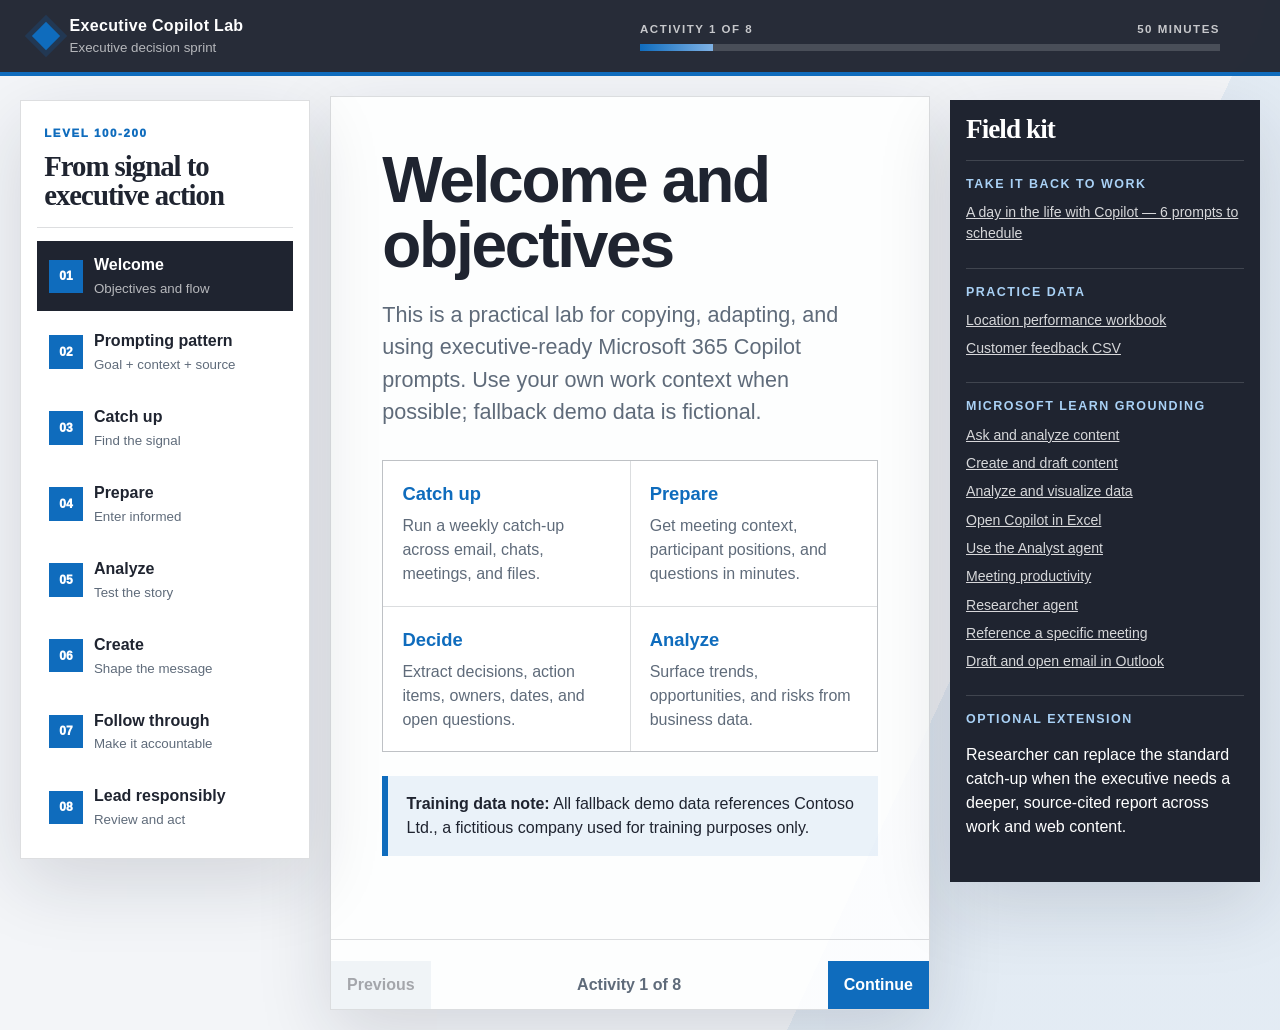
<file: generic/index.html>
<!doctype html>
<html lang="en">
<head>
  <meta charset="utf-8">
  <meta name="viewport" content="width=device-width, initial-scale=1">
  <!-- CUSTOMIZE: brand name (search 'Executive Copilot Lab'), colors (:root variables), company name (Contoso Ltd.), and files in assets/. -->
  <title>Microsoft 365 Copilot Executive Decision Sprint</title>
  <meta name="description" content="A Level 100-200 Microsoft 365 Copilot workshop for executives.">
  <style>
    :root {
      --accent: #0f6cbd;
      --accent-soft: #a9d1f5;
      --ink: #1f2430;
      --cream: #f3f5f8;
      --paper: #ffffff;
      --sage: #dde6ee;
      --blue: #0b4f6c;
      --muted: #5f6b7a;
      --line: rgba(31, 36, 48, 0.15);
      --shadow: 0 24px 70px rgba(20, 30, 50, 0.14);
    }

    * { box-sizing: border-box; }
    html { scroll-behavior: smooth; }

    body {
      margin: 0;
      overflow-x: hidden;
      color: var(--ink);
      background:
        linear-gradient(115deg, transparent 0 72%, rgba(15, 108, 189, 0.07) 72% 100%),
        var(--cream);
      font-family: "Aptos", "Segoe UI", sans-serif;
      line-height: 1.5;
    }

    button, a { font: inherit; }
    a { color: inherit; }
    button { color: inherit; }

    .skip-link {
      position: fixed;
      top: 0.75rem;
      left: -999px;
      z-index: 200;
      padding: 0.7rem 1rem;
      color: white;
      background: var(--ink);
    }

    .skip-link:focus { left: 0.75rem; }

    .topbar {
      position: sticky;
      top: 0;
      z-index: 100;
      display: grid;
      grid-template-columns: minmax(230px, 1fr) minmax(250px, 580px) auto;
      align-items: center;
      gap: 1.5rem;
      min-height: 76px;
      padding: 0.85rem clamp(1rem, 3vw, 2.25rem);
      color: white;
      background: rgba(31, 36, 48, 0.96);
      border-bottom: 4px solid var(--accent);
      backdrop-filter: blur(12px);
    }

    .brand {
      display: flex;
      align-items: center;
      gap: 0.85rem;
      min-width: 0;
    }

    .brand-mark {
      width: 1.25rem;
      height: 1.25rem;
      flex: 0 0 auto;
      background: var(--accent);
      transform: rotate(45deg);
      box-shadow: 0 0 0 5px rgba(15, 108, 189, 0.2);
    }

    .brand strong,
    .brand small { display: block; }
    .brand strong { letter-spacing: 0.02em; }
    .brand small { color: rgba(255,255,255,0.66); }

    .progress-label {
      display: flex;
      justify-content: space-between;
      margin-bottom: 0.4rem;
      color: rgba(255,255,255,0.74);
      font-size: 0.72rem;
      font-weight: 800;
      letter-spacing: 0.13em;
      text-transform: uppercase;
    }

    .progress-track {
      height: 0.45rem;
      background: rgba(255,255,255,0.16);
      overflow: hidden;
    }

    .progress-fill {
      display: block;
      width: 12.5%;
      height: 100%;
      background: linear-gradient(90deg, var(--accent), #7fb2e5);
      transition: width 240ms ease;
    }

    .dev-badge {
      padding: 0.45rem 0.65rem;
      color: var(--ink);
      background: #ffd400;
      font-size: 0.72rem;
      font-weight: 950;
      letter-spacing: 0.12em;
      text-transform: uppercase;
      transform: rotate(2deg);
    }

    .layout {
      display: grid;
      grid-template-columns: 290px minmax(0, 1fr) 310px;
      gap: 1.25rem;
      width: min(1680px, 100%);
      margin: 0 auto;
      padding: 1.25rem;
    }

    .rail,
    .resources {
      position: sticky;
      top: 100px;
      align-self: start;
      max-height: calc(100vh - 118px);
      overflow: auto;
    }

    .rail {
      padding: 1rem;
      background: var(--paper);
      border: 1px solid var(--line);
      box-shadow: var(--shadow);
    }

    .rail-header {
      padding: 0.5rem 0.45rem 1rem;
      border-bottom: 1px solid var(--line);
    }

    .eyebrow {
      margin: 0 0 0.6rem;
      color: var(--accent);
      font-size: 0.72rem;
      font-weight: 950;
      letter-spacing: 0.14em;
      text-transform: uppercase;
    }

    h1, h2, h3, h4 {
      margin: 0;
      font-family: Georgia, "Times New Roman", serif;
      line-height: 1.02;
      letter-spacing: -0.035em;
    }

    h1 { font-size: 1.8rem; }
    h2 { max-width: 970px; font-size: clamp(2.5rem, 5vw, 5.4rem); }
    h3 { font-size: 1.45rem; }
    h4 { font-size: 1.1rem; }

    .legacy-panel h2 {
      font-family: "Aptos Display", "Segoe UI", sans-serif;
      font-size: clamp(2.4rem, 5vw, 4.8rem);
    }

    .legacy-kicker {
      width: fit-content;
      margin-bottom: 1.1rem;
      padding: 0.38rem 0.65rem;
      color: white;
      background: var(--accent);
      font-size: 0.75rem;
      font-weight: 900;
      letter-spacing: 0.12em;
      text-transform: uppercase;
    }

    .legacy-lede {
      max-width: 850px;
      margin: 1.25rem 0 2rem;
      color: var(--muted);
      font-size: clamp(1.05rem, 2vw, 1.35rem);
    }

    .objective-list,
    .formula-card {
      display: grid;
      gap: 1px;
      background: var(--line);
      border: 1px solid var(--line);
    }

    .objective-list { grid-template-columns: repeat(2, 1fr); }
    .formula-card { grid-template-columns: repeat(4, 1fr); margin: 1.5rem 0; }

    .objective-list article,
    .formula-card span {
      padding: 1.2rem;
      background: var(--paper);
    }

    .objective-list span {
      color: var(--accent);
      font-size: 1.15rem;
      font-weight: 900;
    }

    .objective-list p { margin: 0.4rem 0 0; color: var(--muted); }

    .formula-card span {
      text-align: center;
      font-weight: 900;
    }

    .formula-card .ingredient-goal { color: white; background: #176b87; }
    .formula-card .ingredient-context { color: white; background: #2f6f44; }
    .formula-card .ingredient-source { color: white; background: #8f2d56; }
    .formula-card .ingredient-expectations { color: white; background: #a55a00; }

    .prompt-ingredient { font-weight: 900; }
    .prompt-ingredient.ingredient-goal { color: #176b87; }
    .prompt-ingredient.ingredient-context { color: #2f6f44; }
    .prompt-ingredient.ingredient-source { color: #8f2d56; }
    .prompt-ingredient.ingredient-expectations { color: #a55a00; }

    .check-list {
      display: grid;
      gap: 0.7rem;
      margin: 1.5rem 0 0;
      padding: 0;
      list-style: none;
    }

    .check-list li {
      position: relative;
      padding-left: 1.8rem;
    }

    .check-list li::before {
      content: "";
      position: absolute;
      top: 0.42rem;
      left: 0;
      width: 0.8rem;
      height: 0.8rem;
      background: var(--accent);
      transform: rotate(45deg);
    }

    .activity-note {
      margin-top: 1.5rem;
      padding: 1rem 1.15rem;
      background: rgba(15, 108, 189, 0.08);
      border-left: 6px solid var(--accent);
    }

    .nav {
      display: grid;
      gap: 0.35rem;
      padding-top: 0.85rem;
    }

    .nav-button {
      display: grid;
      grid-template-columns: 2.1rem minmax(0, 1fr);
      gap: 0.7rem;
      align-items: center;
      width: 100%;
      padding: 0.7rem;
      text-align: left;
      background: transparent;
      border: 1px solid transparent;
      cursor: pointer;
    }

    .nav-button:hover,
    .nav-button:focus-visible { background: rgba(15, 108, 189, 0.09); }

    .nav-button.is-active {
      color: white;
      background: var(--ink);
    }

    .nav-number {
      display: grid;
      place-items: center;
      width: 2.1rem;
      height: 2.1rem;
      color: white;
      background: var(--accent);
      font-size: 0.75rem;
      font-weight: 950;
    }

    .nav-button small {
      display: block;
      margin-top: 0.12rem;
      color: var(--muted);
    }

    .nav-button.is-active small { color: rgba(255,255,255,0.68); }

    .stage {
      min-width: 0;
      background: rgba(255,255,255,0.88);
      border: 1px solid var(--line);
      box-shadow: var(--shadow);
    }

    .panel {
      display: none;
      min-height: calc(100vh - 170px);
      padding: clamp(1.6rem, 4vw, 4.25rem);
      overflow: hidden;
    }

    .panel.is-active {
      display: block;
      animation: reveal 280ms ease-out both;
    }

    @keyframes reveal {
      from { transform: translateY(12px); }
      to { transform: translateY(0); }
    }

    .kicker {
      display: flex;
      align-items: center;
      gap: 0.7rem;
      width: fit-content;
      margin-bottom: 1.15rem;
      color: var(--accent);
      font-size: 0.75rem;
      font-weight: 950;
      letter-spacing: 0.13em;
      text-transform: uppercase;
    }

    .kicker::before {
      content: "";
      width: 2.5rem;
      height: 4px;
      background: var(--accent);
    }

    .lede {
      max-width: 880px;
      margin: 1.35rem 0 2rem;
      color: var(--muted);
      font-size: clamp(1.08rem, 2vw, 1.4rem);
    }

    .hero-grid,
    .capability-grid,
    .choice-grid,
    .output-grid {
      display: grid;
      gap: 1px;
      background: var(--line);
      border: 1px solid var(--line);
    }

    .hero-grid { grid-template-columns: repeat(3, 1fr); margin-top: 2rem; }
    .capability-grid { grid-template-columns: repeat(3, 1fr); }
    .choice-grid { grid-template-columns: repeat(2, 1fr); }
    .output-grid { grid-template-columns: repeat(2, 1fr); }

    .hero-grid article,
    .capability-grid article,
    .choice-card,
    .output-grid article {
      padding: 1.25rem;
      background: var(--paper);
    }

    .hero-grid strong,
    .capability-grid strong {
      display: block;
      margin-bottom: 0.25rem;
      color: var(--accent);
      font-size: 1.55rem;
      font-family: Georgia, "Times New Roman", serif;
    }

    .scenario-banner {
      position: relative;
      margin: 2rem 0;
      padding: 1.5rem 1.6rem 1.5rem 2rem;
      color: white;
      background: var(--blue);
      overflow: hidden;
    }

    .scenario-banner::after {
      content: "DECIDE";
      position: absolute;
      right: -0.5rem;
      bottom: -1.3rem;
      color: rgba(255,255,255,0.08);
      font: 900 5.5rem/1 Georgia, serif;
      letter-spacing: -0.06em;
    }

    .scenario-banner p { max-width: 760px; margin: 0.5rem 0 0; }

    .meta {
      display: flex;
      flex-wrap: wrap;
      gap: 0.55rem;
      margin: 1.25rem 0;
    }

    .meta span,
    .pill {
      padding: 0.4rem 0.65rem;
      background: var(--sage);
      font-size: 0.78rem;
      font-weight: 850;
    }

    .pill.orange { color: white; background: var(--accent); }

    .prompt-card {
      margin: 1.25rem 0;
      background: white;
      border: 1px solid var(--line);
      box-shadow: 9px 9px 0 rgba(15, 108, 189, 0.12);
    }

    .prompt-header {
      display: flex;
      align-items: center;
      justify-content: space-between;
      gap: 1rem;
      padding: 0.8rem 1rem;
      border-bottom: 1px solid var(--line);
    }

    .prompt-header h3,
    .prompt-header h4 { font-family: "Aptos", "Segoe UI", sans-serif; letter-spacing: 0; }

    pre {
      margin: 0;
      padding: 1.2rem;
      white-space: pre-wrap;
      color: #2a2f3a;
      font: 600 0.98rem/1.65 "Aptos", "Segoe UI", sans-serif;
    }

    .copy-button,
    .guide-button {
      border: 0;
      cursor: pointer;
      font-weight: 900;
    }

    .copy-button {
      padding: 0.45rem 0.7rem;
      color: white;
      background: var(--ink);
    }

    .copy-button:hover,
    .copy-button:focus-visible { background: var(--accent); }

    .steps {
      display: grid;
      gap: 0.7rem;
      margin: 1.4rem 0;
      padding: 0;
      list-style: none;
      counter-reset: steps;
    }

    .steps li {
      display: grid;
      grid-template-columns: 2.35rem minmax(0, 1fr);
      gap: 0.8rem;
      align-items: start;
    }

    .steps li::before {
      counter-increment: steps;
      content: counter(steps);
      display: grid;
      place-items: center;
      width: 2.35rem;
      height: 2.35rem;
      color: white;
      background: var(--accent);
      font-weight: 950;
    }

    .steps strong { display: block; }

    .reflection,
    .ga-note {
      margin-top: 1.5rem;
      padding: 1rem 1.15rem;
      border-left: 6px solid var(--accent);
      background: rgba(15, 108, 189, 0.08);
    }

    .ga-note {
      border-color: var(--blue);
      background: rgba(11, 79, 108, 0.08);
    }

    .choice-card h3 { margin-bottom: 0.55rem; }
    .choice-card p { color: var(--muted); }

    .route-intro {
      margin: 1.5rem 0 0.65rem;
      padding-top: 1.25rem;
      color: var(--muted);
      border-top: 1px solid var(--line);
    }

    .route-intro strong {
      display: block;
      margin-bottom: 0.25rem;
      color: var(--ink);
      font-size: 1.12rem;
    }

    .new-chat-note {
      margin: 1rem 0;
      padding: 0.75rem 0.9rem;
      color: var(--blue);
      background: rgba(11, 79, 108, 0.07);
      border: 1px solid rgba(11, 79, 108, 0.2);
      font-size: 0.9rem;
    }

    .access-steps {
      display: grid;
      gap: 0.35rem;
      margin: 0.65rem 0 1rem;
      padding-left: 1.25rem;
      color: var(--muted);
    }

    .access-steps strong { color: var(--ink); }

    .source-link {
      display: inline-block;
      margin-top: 0.7rem;
      color: var(--blue);
      font-size: 0.8rem;
      font-weight: 850;
    }

    .resources {
      padding: 1rem;
      color: white;
      background: var(--ink);
      box-shadow: var(--shadow);
    }

    .resources h2 {
      margin-bottom: 1rem;
      font-size: 1.7rem;
    }

    .resource-block {
      padding: 1rem 0;
      border-top: 1px solid rgba(255,255,255,0.15);
    }

    .resource-block h3 {
      margin-bottom: 0.65rem;
      color: var(--accent-soft);
      font: 850 0.78rem/1.2 "Aptos", "Segoe UI", sans-serif;
      letter-spacing: 0.12em;
      text-transform: uppercase;
    }

    .resource-block a {
      display: block;
      margin: 0.45rem 0;
      color: rgba(255,255,255,0.82);
      font-size: 0.88rem;
    }

    .resource-block a:hover { color: white; }

    .ga-stamp {
      display: inline-flex;
      gap: 0.45rem;
      align-items: center;
      margin-top: 0.5rem;
      padding: 0.45rem 0.6rem;
      color: var(--ink);
      background: var(--sage);
      font-size: 0.72rem;
      font-weight: 950;
      letter-spacing: 0.08em;
      text-transform: uppercase;
    }

    .ga-stamp::before {
      content: "";
      width: 0.55rem;
      height: 0.55rem;
      border-radius: 50%;
      background: #138a4b;
    }

    .guide {
      display: flex;
      align-items: center;
      justify-content: space-between;
      gap: 1rem;
      margin-top: 2rem;
      padding-top: 1.3rem;
      border-top: 1px solid var(--line);
    }

    .guide-button {
      padding: 0.75rem 1rem;
      color: white;
      background: var(--accent);
    }

    .guide-button.secondary { color: var(--ink); background: var(--sage); }
    .guide-button:disabled { opacity: 0.4; cursor: not-allowed; }

    .status { color: var(--muted); font-weight: 850; }

    @media (max-width: 1180px) {
      .layout { grid-template-columns: 260px minmax(0, 1fr); }
      .resources { position: static; grid-column: 1 / -1; max-height: none; }
      .resource-block { display: inline-block; width: 32%; vertical-align: top; padding-right: 1rem; }
    }

    @media (max-width: 780px) {
      .topbar {
        width: 100%;
        min-width: 0;
        grid-template-columns: minmax(0, 1fr) auto;
        gap: 0.75rem;
        padding-inline: 0.85rem;
      }
      .brand strong { font-size: 0.92rem; }
      .brand small { font-size: 0.75rem; }
      .topbar-progress { grid-column: 1 / -1; grid-row: 2; }
      .layout,
      .rail,
      .stage,
      .resources {
        width: 100%;
        max-width: 100%;
        min-width: 0;
      }
      .layout { display: block; padding: 0.75rem; }
      .rail { position: static; max-height: none; margin-bottom: 0.75rem; overflow: hidden; }
      .nav { grid-template-columns: repeat(3, minmax(0, 1fr)); }
      .nav-button { display: block; width: auto; min-width: 0; padding: 0.45rem; text-align: center; }
      .nav-button div:last-child { display: none; }
      .nav-number { margin: auto; }
      .dev-badge { display: none; }
      .panel { min-height: auto; padding: 1.35rem; }
      pre, h1, h2, h3, p, a { overflow-wrap: anywhere; }
      .hero-grid,
      .capability-grid,
      .choice-grid,
      .output-grid,
      .objective-list,
      .formula-card { grid-template-columns: 1fr; }
      .resource-block { display: block; width: auto; }
      .guide { flex-wrap: wrap; }
      h2 { font-size: clamp(2.3rem, 10vw, 3.1rem); }
    }
  </style>
</head>
<body>
  <a class="skip-link" href="#activity-title">Skip to activity</a>

  <header class="topbar">
    <div class="brand">
      <span class="brand-mark" aria-hidden="true"></span>
      <div><strong>Executive Copilot Lab</strong><small>Executive decision sprint</small></div>
    </div>
    <div class="topbar-progress">
      <div class="progress-label"><span id="progress-label">Activity 1 of 8</span><span>50 minutes</span></div>
      <div class="progress-track" aria-hidden="true"><span class="progress-fill" id="progress-fill"></span></div>
    </div>
  </header>

  <div class="layout">
    <aside class="rail" aria-label="Workshop activities">
      <div class="rail-header">
        <p class="eyebrow">Level 100-200</p>
        <h1>From signal to executive action</h1>
      </div>
      <nav class="nav">
        <button class="nav-button is-active" type="button" data-nav="0"><span class="nav-number">01</span><div><strong>Welcome</strong><small>Objectives and flow</small></div></button>
        <button class="nav-button" type="button" data-nav="1"><span class="nav-number">02</span><div><strong>Prompting pattern</strong><small>Goal + context + source</small></div></button>
        <button class="nav-button" type="button" data-nav="2"><span class="nav-number">03</span><div><strong>Catch up</strong><small>Find the signal</small></div></button>
        <button class="nav-button" type="button" data-nav="3"><span class="nav-number">04</span><div><strong>Prepare</strong><small>Enter informed</small></div></button>
        <button class="nav-button" type="button" data-nav="4"><span class="nav-number">05</span><div><strong>Analyze</strong><small>Test the story</small></div></button>
        <button class="nav-button" type="button" data-nav="5"><span class="nav-number">06</span><div><strong>Create</strong><small>Shape the message</small></div></button>
        <button class="nav-button" type="button" data-nav="6"><span class="nav-number">07</span><div><strong>Follow through</strong><small>Make it accountable</small></div></button>
        <button class="nav-button" type="button" data-nav="7"><span class="nav-number">08</span><div><strong>Lead responsibly</strong><small>Review and act</small></div></button>
      </nav>
    </aside>

    <main class="stage" aria-live="polite">
      <section class="panel legacy-panel is-active" data-panel="0">
        <h2 id="activity-title">Welcome and objectives</h2>
        <p class="legacy-lede">This is a practical lab for copying, adapting, and using executive-ready Microsoft 365 Copilot prompts. Use your own work context when possible; fallback demo data is fictional.</p>
        <div class="objective-list">
          <article><span>Catch up</span><p>Run a weekly catch-up across email, chats, meetings, and files.</p></article>
          <article><span>Prepare</span><p>Get meeting context, participant positions, and questions in minutes.</p></article>
          <article><span>Decide</span><p>Extract decisions, action items, owners, dates, and open questions.</p></article>
          <article><span>Analyze</span><p>Surface trends, opportunities, and risks from business data.</p></article>
        </div>
        <div class="activity-note"><strong>Training data note:</strong> All fallback demo data references Contoso Ltd., a fictitious company used for training purposes only.</div>
      </section>

      <section class="panel legacy-panel" data-panel="1">
        <div class="legacy-kicker">Activity 2</div>
        <h2>The prompting pattern</h2>
        <p class="legacy-lede">Strong prompts give Copilot a clear goal, relevant context, the sources it should use, and clear expectations for the response.</p>
        <div class="formula-card">
          <span class="ingredient-goal">Goal</span><span class="ingredient-context">Context</span><span class="ingredient-source">Source</span><span class="ingredient-expectations">Expectations</span>
        </div>
        <div class="prompt-card">
          <div class="prompt-header"><h3>Worked example</h3><button class="copy-button" type="button" data-copy="prompt-pattern">Copy</button></div>
          <pre id="prompt-pattern"><span class="prompt-ingredient ingredient-goal">Identify an impactful active initiative I have been working on and prepare an executive summary for an upcoming leadership discussion.</span> <span class="prompt-ingredient ingredient-context">The audience is a cross-functional executive team, the discussion is limited to 15 minutes, and the objective is to align on one decision or next step.</span> <span class="prompt-ingredient ingredient-source">Review email threads from the past two weeks where I am a sender or recipient. Prioritize recent developments and unresolved issues, and cite the messages supporting each finding.</span> <span class="prompt-ingredient ingredient-expectations">Begin with a brief explanation of why you selected this initiative based on its activity and potential impact. Then provide three key points, the decision needed, two risks, and a recommended next action.</span></pre>
        </div>
        <ul class="check-list">
          <li>State the goal clearly: what do you want Copilot to accomplish?</li>
          <li>Add context about the audience, situation, people, or time period.</li>
          <li>Identify the email, meeting, file, or other source Copilot should use.</li>
          <li>Set expectations for format, tone, length, and what to prioritize.</li>
          <li>Verify facts, numbers, and names before acting or sharing.</li>
        </ul>
      </section>

      <section class="panel" data-panel="2">
        <div class="kicker">Activity 3 · 7 minutes</div>
        <h2>Catch up: find the signal.</h2>
        <p class="lede">Use Microsoft 365 Copilot Chat to synthesize recent work context, then narrow the response to decisions and risks.</p>
        <div class="new-chat-note"><strong>Start a new chat</strong> before running this exercise so context from the worked example does not influence the response.</div>
        <ol class="steps">
          <li><div><strong>Set your scope.</strong> Replace the bracketed areas with the functions or stakeholders you own.</div></li>
          <li><div><strong>Run the prompt.</strong> Review the sources Copilot provides and open at least one supporting item.</div></li>
          <li><div><strong>Challenge the result.</strong> Ask what is uncertain, contradictory, or missing.</div></li>
        </ol>
        <div class="prompt-card">
          <div class="prompt-header"><h3>Leadership signal scan</h3><button class="copy-button" type="button" data-copy="catch-up-prompt">Copy</button></div>
          <pre id="catch-up-prompt">Review my work from the past five business days related to [operations, customers, products, people, finance, or another area]. Identify the five developments most likely to require executive attention. For each, explain what changed, why it matters now, the decision or intervention that may be needed, and the source supporting the finding. Separate confirmed facts from possible implications.</pre>
        </div>
        <div class="prompt-card">
          <div class="prompt-header"><h4>Pressure-test follow-up</h4><button class="copy-button" type="button" data-copy="catch-up-follow">Copy</button></div>
          <pre id="catch-up-follow">Which of these findings has the weakest evidence or conflicting signals? Show me what I should verify before acting.</pre>
        </div>
        <p class="reflection"><strong>Reflection:</strong> Did Copilot surface a decision, or merely organize information?</p>
      </section>

      <section class="panel" data-panel="3">
        <div class="kicker">Activity 4 · 7 minutes</div>
        <h2>Prepare: enter informed.</h2>
        <p class="lede">Use Copilot with an upcoming meeting and the content available to you in Teams or Outlook. The goal is not a generic agenda—it is a sharper leadership posture.</p>
        <div class="new-chat-note"><strong>Start a new chat</strong> before adding the meeting so the preparation is grounded only in the meeting and its related work context.</div>
        <div class="activity-note"><strong>Point Copilot to the meeting:</strong> In Copilot Chat, make sure <strong>Work IQ</strong> is on. Select <strong>Add work content</strong> in the prompt box, or type <strong>/</strong>. Choose <strong>Meetings</strong>, search by meeting title or organizer, and select the meeting. It will appear as a reference in the prompt.</div>
        <ol class="steps">
          <li><div><strong>Choose a real upcoming meeting</strong> and add it to the prompt using the Work IQ steps above.</div></li>
          <li><div><strong>Run the preparation prompt</strong> with the meeting reference attached.</div></li>
          <li><div><strong>Verify participant positions</strong> before treating them as fact.</div></li>
        </ol>
        <div class="prompt-card">
          <div class="prompt-header"><h3>Leadership meeting pre-read</h3><button class="copy-button" type="button" data-copy="meeting-prompt">Copy</button></div>
          <pre id="meeting-prompt">Using the meeting I added to this prompt, prepare me for the discussion. Summarize the purpose, recent developments connected to the agenda, and any decisions that appear to be needed. Identify the participants whose input will be important, but do not infer a person's position unless it is supported by available content. End with three questions I should ask and two assumptions the group should test.</pre>
        </div>
        <p class="reflection"><strong>Engagement moment:</strong> Pair up and compare the questions Copilot proposed. Which one would materially improve the meeting?</p>
      </section>

      <section class="panel" data-panel="4">
        <div class="kicker">Activity 5 · 12 minutes</div>
        <h2>Analyze: test the story.</h2>
        <p class="lede">Move from communication signals to business evidence. Choose one route; each uses a different dataset and a prompt designed for that tool and business question.</p>
        <p class="route-intro"><strong>Copilot in Excel</strong>Use the workbook directly in Excel to compare regions, location types, and products.</p>
        <ul class="access-steps">
          <li>Download and open the <a href="assets/Demo_Weekly_Location_Product_Performance.xlsx" download="Demo_Weekly_Location_Product_Performance.xlsx">performance workbook</a> in Excel.</li>
          <li>Select the <strong>Copilot button</strong> near the upper-right corner to open the Copilot pane.</li>
          <li>Start a new conversation in the pane, then paste the prompt below.</li>
        </ul>
        <div class="prompt-card">
          <div class="prompt-header"><h3>Copilot in Excel prompt</h3><button class="copy-button" type="button" data-copy="excel-analysis-prompt">Copy</button></div>
          <pre id="excel-analysis-prompt">Analyze this weekly location and product performance data to identify where leadership attention would have the greatest impact this week. Compare regions, location types, and products; identify meaningful outliers and trends; and show the evidence behind each finding. Recommend three actions and the additional information needed before making a final decision. Create a visualization that makes the most important comparison easy to understand.</pre>
        </div>
        <p class="route-intro"><strong>Analyst</strong>Use the Analyst agent in Microsoft 365 Copilot to identify recurring themes and intervention priorities.</p>
        <ul class="access-steps">
          <li>Open the <strong>Microsoft 365 Copilot app</strong> and select <strong>Analyst</strong> under <strong>Agents</strong>.</li>
          <li>Select the <strong>+</strong> attachment control and add the <a href="assets/Demo_Customer_Feedback.csv" download>customer feedback data</a>.</li>
          <li>Start a new Analyst conversation, then paste the prompt below.</li>
        </ul>
        <div class="prompt-card">
          <div class="prompt-header"><h3>Analyst prompt</h3><button class="copy-button" type="button" data-copy="analyst-analysis-prompt">Copy</button></div>
          <pre id="analyst-analysis-prompt">Analyze this customer feedback data to identify the issues most likely to require executive intervention. Group comments into recurring themes, quantify how often each theme appears, identify the locations, regions, products, or service moments most affected, and include representative evidence. Recommend the three intervention priorities with the expected customer or operational benefit of each. Clearly identify limitations or missing context in the data.</pre>
        </div>
        <div class="prompt-card">
          <div class="prompt-header"><h4>Optional · Bring your own data</h4><button class="copy-button" type="button" data-copy="byod-analysis-prompt">Copy</button></div>
          <pre id="byod-analysis-prompt">Analyze the attached [workbook or CSV] to help me decide [the business decision]. The data covers [time period, population, and business process]. First describe the fields and any data-quality limitations you observe. Then identify the most important trends, exceptions, risks, and opportunities; support each finding with evidence; and recommend three actions. Clearly distinguish what the data proves from what would require additional context.</pre>
        </div>
        <div class="prompt-card">
          <div class="prompt-header"><h4>Pressure-test either route</h4><button class="copy-button" type="button" data-copy="analysis-follow">Copy</button></div>
          <pre id="analysis-follow">Argue against your leading recommendation. What alternative explanation, missing data, or risk could change the decision?</pre>
        </div>
        <div class="activity-note"><strong>Required final step:</strong> After reviewing and correcting the analysis, run the handoff prompt below. This creates the common input used in Activity 6, regardless of which route or dataset you chose.</div>
        <div class="prompt-card">
          <div class="prompt-header"><h3>Create the Activity 6 handoff</h3><button class="copy-button" type="button" data-copy="analysis-handoff">Copy</button></div>
          <pre id="analysis-handoff">Create a Decision Brief Handoff from this analysis. Include: the decision question; three findings supported by the source data; the evidence for each finding; the recommended action; two risks or counterarguments; and unresolved questions. Keep it under 350 words. Mark any unsupported or uncertain item as Needs validation.</pre>
        </div>
      </section>

      <section class="panel" data-panel="5">
        <div class="kicker">Activity 6 · 8 minutes</div>
        <h2>Create: turn the handoff into a brief.</h2>
        <p class="lede">Every Activity 5 route ends with the same Decision Brief Handoff. Use that short, structured block as the input for Copilot in Word.</p>
        <ol class="steps">
          <li><div><strong>Return to Activity 5.</strong> Copy the Decision Brief Handoff created by the required final prompt.</div></li>
          <li><div><strong>Open a blank Word document.</strong> Open Copilot in Word and choose to draft content.</div></li>
          <li><div><strong>Paste the prompt below.</strong> Replace the bracketed placeholder with your Decision Brief Handoff.</div></li>
          <li><div><strong>Review the document.</strong> Confirm every fact against the source data before sharing the brief.</div></li>
        </ol>
        <div class="prompt-card">
          <div class="prompt-header"><h3>Executive decision brief</h3><button class="copy-button" type="button" data-copy="create-prompt">Copy</button></div>
          <pre id="create-prompt">Using the Decision Brief Handoff below, draft a one-page executive decision brief. Use the sections Situation, Evidence, Options, Recommendation, Risks, and Decision Needed. Keep the tone direct and neutral. Preserve important numbers and retain every Needs validation label.

[Paste the Decision Brief Handoff from Activity 5 here]</pre>
        </div>
        <div class="prompt-card">
          <div class="prompt-header"><h4>Executive edit</h4><button class="copy-button" type="button" data-copy="create-follow">Copy</button></div>
          <pre id="create-follow">Reduce this to no more than one page. Lead with the decision required, retain only evidence that materially affects the decision, and end with the recommended owner and next checkpoint.</pre>
        </div>
        <p class="reflection"><strong>Reflection:</strong> Did the brief make the decision easier to understand, or simply make the analysis shorter?</p>
      </section>

      <section class="panel" data-panel="6">
        <div class="kicker">Activity 7 · 6 minutes</div>
        <h2>Follow through: make it accountable.</h2>
        <p class="lede">Point Copilot Chat to a specific past meeting, convert the discussion into explicit commitments, and open a ready-to-review follow-up draft in Outlook.</p>
        <div class="new-chat-note"><strong>Start a new chat</strong> before adding the past meeting so Copilot does not carry forward context from the analysis and writing activities.</div>
        <div class="activity-note"><strong>Add the specific meeting:</strong> In Copilot Chat, make sure <strong>Work IQ</strong> is on. Select <strong>Add work content</strong>, or type <strong>/</strong>. Choose <strong>Meetings</strong>, search by meeting title or organizer, and select the meeting before pasting the prompt.</div>
        <div class="prompt-card">
          <div class="prompt-header"><h3>Decision record and Outlook follow-up</h3><button class="copy-button" type="button" data-copy="follow-through-prompt">Copy</button></div>
          <pre id="follow-through-prompt">Using the meeting I added to this prompt, create a decision and owner record from the available recap or transcript. Include decisions made, action items with the named owner and stated due date, unresolved questions, and items discussed but not decided. Do not invent an owner or deadline; mark it as unassigned or not specified. Then send an Outlook email to the attendees with the decisions first, owners and dates second, and open questions last. End by asking recipients to correct anything that does not match their understanding.</pre>
        </div>
        <div class="prompt-card">
          <div class="prompt-header"><h4>Open the draft in Outlook</h4><button class="copy-button" type="button" data-copy="follow-through-follow">Copy</button></div>
          <pre id="follow-through-follow">Make the email concise and executive-ready. Use a clear subject line and keep the body under 250 words.</pre>
        </div>
        <ol class="steps">
          <li><div><strong>Review the generated email card</strong> in Copilot Chat and confirm the recipients, subject, decisions, owners, and dates.</div></li>
          <li><div><strong>Select Open</strong> to continue editing the generated draft in Outlook.</div></li>
          <li><div><strong>Edit and send</strong> only after confirming the draft against the meeting record.</div></li>
        </ol>
        <div class="ga-note"><strong>Availability note:</strong> Use a meeting that was transcribed or recorded so Copilot can ground the recap and follow-up in the meeting content.</div>
      </section>

      <section class="panel" data-panel="7">
        <div class="kicker">Activity 8 · 5 minutes</div>
        <h2>Lead responsibly.</h2>
        <p class="lede">Copilot accelerates preparation and production. Executive accountability remains with the person who acts on the output.</p>
        <div class="capability-grid">
          <article><strong>Verify</strong><span>Open sources and confirm names, dates, numbers, and quotations.</span></article>
          <article><strong>Separate</strong><span>Distinguish facts, interpretations, assumptions, and recommendations.</span></article>
          <article><strong>Protect</strong><span>Use content only within its intended permissions and business context.</span></article>
          <article><strong>Challenge</strong><span>Ask for counterarguments, missing evidence, and alternate explanations.</span></article>
          <article><strong>Edit</strong><span>Apply your judgment to tone, audience, and organizational implications.</span></article>
          <article><strong>Own</strong><span>The decision and communication remain yours—not Copilot's.</span></article>
        </div>
        <div class="scenario-banner">
          <h3>Your next move</h3>
          <p>Choose one recurring executive workflow. Redesign it as a sequence: catch up, prepare, analyze, decide, create, and follow through.</p>
        </div>
        <p class="reflection"><strong>Close:</strong> Where could Copilot improve the quality of a decision—not just the speed of a task?</p>
      </section>

      <footer class="guide">
        <button class="guide-button secondary" type="button" id="previous">Previous</button>
        <span class="status" id="status">Activity 1 of 8</span>
        <button class="guide-button" type="button" id="next">Continue</button>
      </footer>
    </main>

    <aside class="resources" aria-label="Workshop resources">
      <h2>Field kit</h2>
      <div class="resource-block">
        <h3>Take it back to work</h3>
        <a href="day-in-the-life.html">A day in the life with Copilot &mdash; 6 prompts to schedule</a>
      </div>
      <div class="resource-block">
        <h3>Practice data</h3>
        <a href="assets/Demo_Weekly_Location_Product_Performance.xlsx" download="Demo_Weekly_Location_Product_Performance.xlsx">Location performance workbook</a>
        <a href="assets/Demo_Customer_Feedback.csv" download>Customer feedback CSV</a>
      </div>
      <div class="resource-block">
        <h3>Microsoft Learn grounding</h3>
        <a href="https://learn.microsoft.com/en-us/training/modules/ask-analyze-content-with-microsoft-copilot-microsoft-365/" target="_blank" rel="noreferrer">Ask and analyze content</a>
        <a href="https://learn.microsoft.com/en-us/training/modules/create-draft-content-with-microsoft-copilot-microsoft-365/" target="_blank" rel="noreferrer">Create and draft content</a>
        <a href="https://learn.microsoft.com/en-us/training/modules/analyze-visualize-data-copilot/" target="_blank" rel="noreferrer">Analyze and visualize data</a>
        <a href="https://support.microsoft.com/en-us/office/foundations-experiences/copilot-dab/the-copilot-dynamic-action-button-in-word-excel-and-powerpoint" target="_blank" rel="noreferrer">Open Copilot in Excel</a>
        <a href="https://learn.microsoft.com/en-us/training/modules/analyze-visualize-data-copilot/3-generate-insights-analyst-agent" target="_blank" rel="noreferrer">Use the Analyst agent</a>
        <a href="https://learn.microsoft.com/en-us/training/modules/copilot-meeting-productivity/" target="_blank" rel="noreferrer">Meeting productivity</a>
        <a href="https://learn.microsoft.com/en-us/microsoft-365/copilot/researcher-agent" target="_blank" rel="noreferrer">Researcher agent</a>
        <a href="https://support.microsoft.com/en-us/Microsoft-365-Copilot/refer-to-specific-files-and-more-in-microsoft-365-copilot" target="_blank" rel="noreferrer">Reference a specific meeting</a>
        <a href="https://support.microsoft.com/en-us/office/bizchat-overview/draft-and-send-email-using-microsoft-365-copilot-chat" target="_blank" rel="noreferrer">Draft and open email in Outlook</a>
      </div>
      <div class="resource-block">
        <h3>Optional extension</h3>
        <p>Researcher can replace the standard catch-up when the executive needs a deeper, source-cited report across work and web content.</p>
      </div>
    </aside>
  </div>

  <script>
    document.querySelectorAll('a[download][href$=".xlsx"]').forEach((link) => {
      link.addEventListener("click", async (event) => {
        if (event.button !== 0 || event.ctrlKey || event.metaKey || event.shiftKey || event.altKey) return;
        event.preventDefault();
        link.setAttribute("aria-busy", "true");
        try {
          const response = await fetch(link.href, { credentials: "same-origin" });
          if (!response.ok) throw new Error(`Download failed with status ${response.status}`);
          const objectUrl = URL.createObjectURL(await response.blob());
          const downloadLink = document.createElement("a");
          downloadLink.href = objectUrl;
          downloadLink.download = decodeURIComponent(new URL(link.href).pathname.split("/").pop());
          document.body.appendChild(downloadLink);
          downloadLink.click();
          downloadLink.remove();
          setTimeout(() => URL.revokeObjectURL(objectUrl), 1000);
        } catch {
          window.location.assign(link.href);
        } finally {
          link.removeAttribute("aria-busy");
        }
      });
    });

    // SharePoint/OneDrive sandbox blocks popups and top navigation, and Microsoft Learn refuses to load inside a frame.
    // Clicking copies the URL instead; right-click > Open link in new tab still works natively.
    document.querySelectorAll('a[target="_blank"]').forEach((link) => {
      link.title = "Click to copy the link, then paste it into a new browser tab";
      link.addEventListener("click", async (event) => {
        event.preventDefault();
        let copied = false;
        try {
          await navigator.clipboard.writeText(link.href);
          copied = true;
        } catch {
          const ta = document.createElement("textarea");
          ta.value = link.href;
          ta.setAttribute("readonly", "");
          ta.style.position = "fixed";
          ta.style.opacity = "0";
          document.body.appendChild(ta);
          ta.select();
          try { copied = document.execCommand("copy"); } catch { copied = false; }
          ta.remove();
        }
        const original = link.dataset.label || link.textContent;
        link.dataset.label = original;
        link.textContent = copied ? "Link copied - paste in a new tab" : link.href;
        setTimeout(() => { link.textContent = original; }, 2500);
      });
    });

    const panels = [...document.querySelectorAll("[data-panel]")];
    const navButtons = [...document.querySelectorAll("[data-nav]")];
    const progressLabel = document.getElementById("progress-label");
    const progressFill = document.getElementById("progress-fill");
    const status = document.getElementById("status");
    const previous = document.getElementById("previous");
    const next = document.getElementById("next");
    let current = 0;

    function setActivity(index, updateHash = true) {
      current = Math.max(0, Math.min(index, panels.length - 1));
      panels.forEach((panel, panelIndex) => panel.classList.toggle("is-active", panelIndex === current));
      navButtons.forEach((button, buttonIndex) => button.classList.toggle("is-active", buttonIndex === current));
      const label = `Activity ${current + 1} of ${panels.length}`;
      progressLabel.textContent = label;
      status.textContent = label;
      progressFill.style.width = `${((current + 1) / panels.length) * 100}%`;
      previous.disabled = current === 0;
      next.textContent = current === panels.length - 1 ? "Restart" : "Continue";
      if (updateHash) {
        // SharePoint/OneDrive render the page in a sandboxed iframe where replaceState throws
        try { history.replaceState(null, "", `#activity-${current + 1}`); } catch { /* ignore */ }
        document.querySelector(".stage").scrollIntoView({ behavior: "smooth", block: "start" });
      }
    }

    navButtons.forEach((button) => button.addEventListener("click", () => setActivity(Number(button.dataset.nav))));
    previous.addEventListener("click", () => setActivity(current - 1));
    next.addEventListener("click", () => setActivity(current === panels.length - 1 ? 0 : current + 1));

    document.querySelectorAll("[data-copy]").forEach((button) => {
      button.addEventListener("click", async () => {
        const target = document.getElementById(button.dataset.copy);
        if (!target) return;
        const original = button.textContent;
        const text = target.textContent.trim();
        let copied = false;
        try {
          await navigator.clipboard.writeText(text);
          copied = true;
        } catch {
          // The Clipboard API is blocked in SharePoint's sandboxed frame; use execCommand instead
          const ta = document.createElement("textarea");
          ta.value = text;
          ta.setAttribute("readonly", "");
          ta.style.position = "fixed";
          ta.style.opacity = "0";
          document.body.appendChild(ta);
          ta.select();
          try { copied = document.execCommand("copy"); } catch { copied = false; }
          ta.remove();
        }
        if (!copied) {
          const selection = window.getSelection();
          const range = document.createRange();
          range.selectNodeContents(target);
          selection.removeAllRanges();
          selection.addRange(range);
        }
        button.textContent = copied ? "Copied" : "Selected";
        setTimeout(() => { button.textContent = original; }, 1400);
      });
    });

    window.addEventListener("keydown", (event) => {
      if (event.target.closest("button, a, input, textarea, select, pre")) return;
      if (event.key === "ArrowRight" || event.key === "PageDown") setActivity(current + 1);
      if (event.key === "ArrowLeft" || event.key === "PageUp") setActivity(current - 1);
    });

    const hashMatch = location.hash.match(/activity-(\d+)/);
    setActivity(hashMatch ? Number(hashMatch[1]) - 1 : 0, false);
  </script>
</body>
</html>
</file>
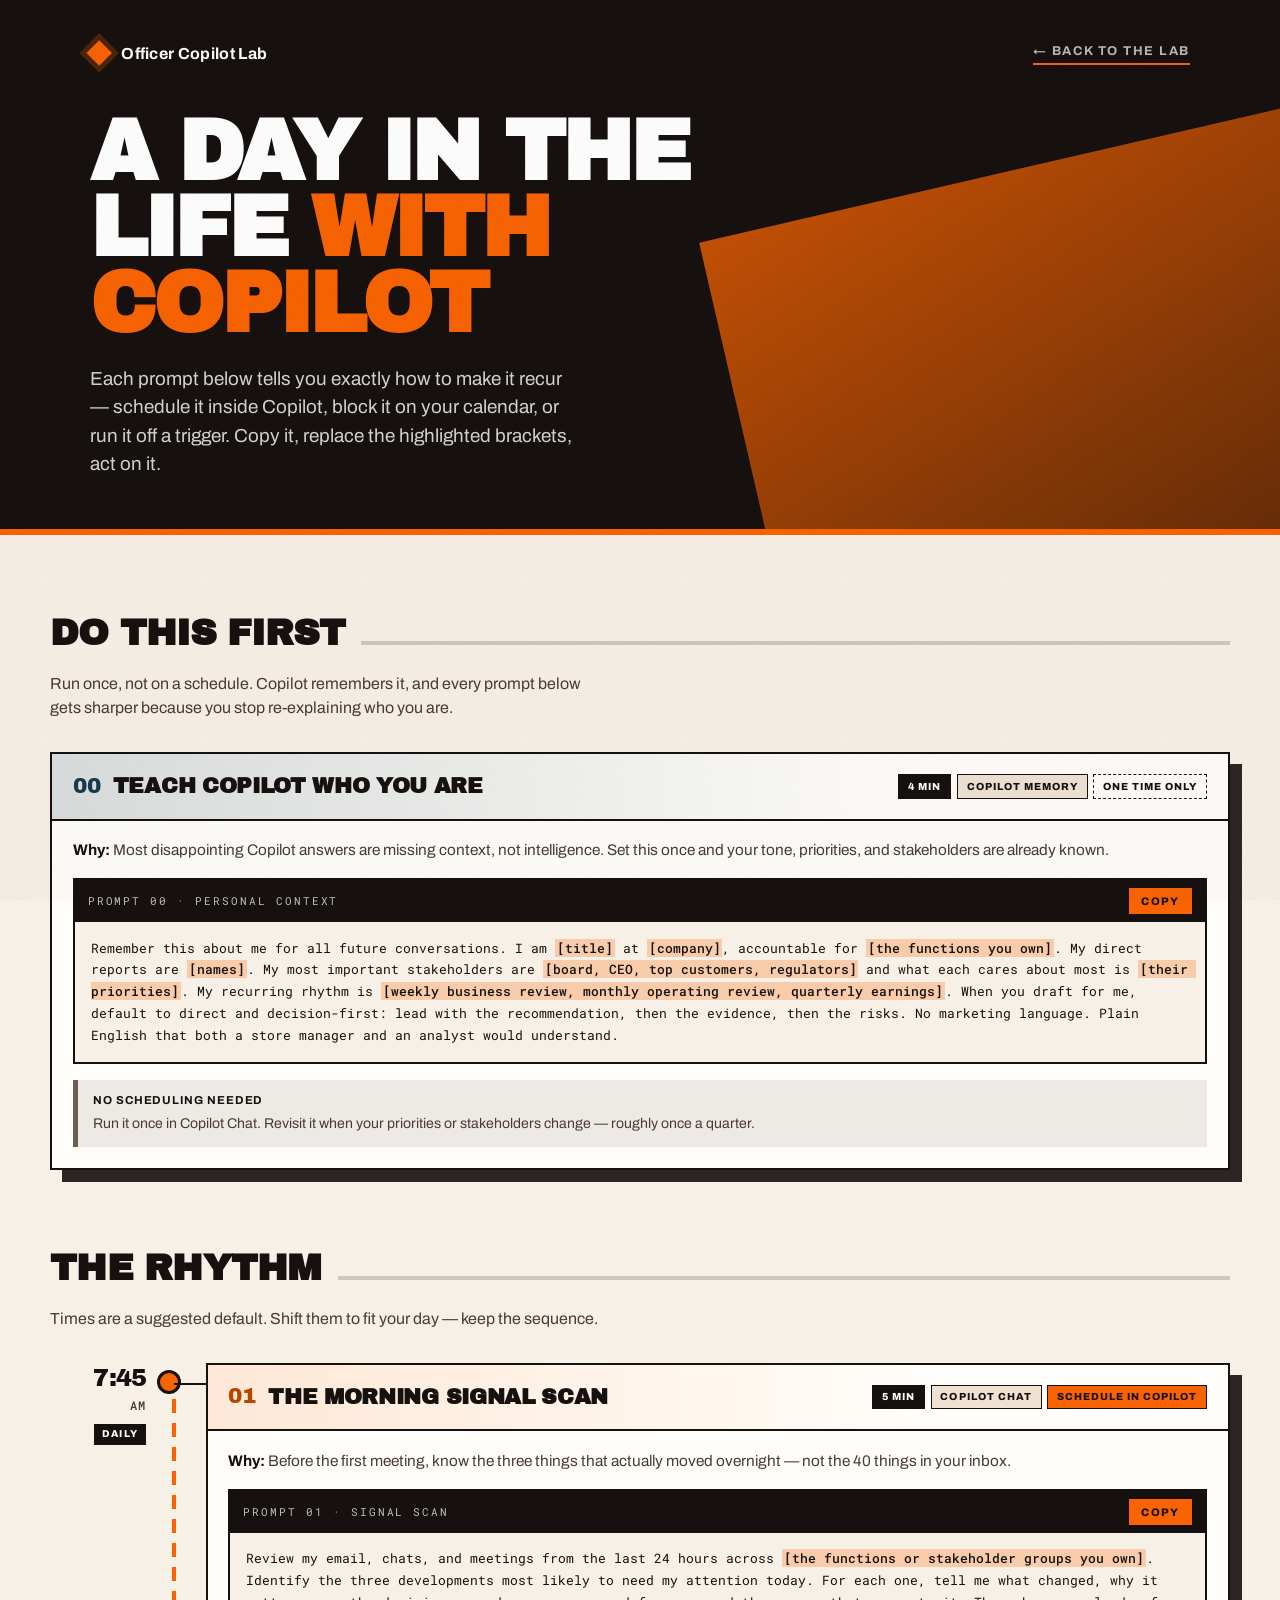
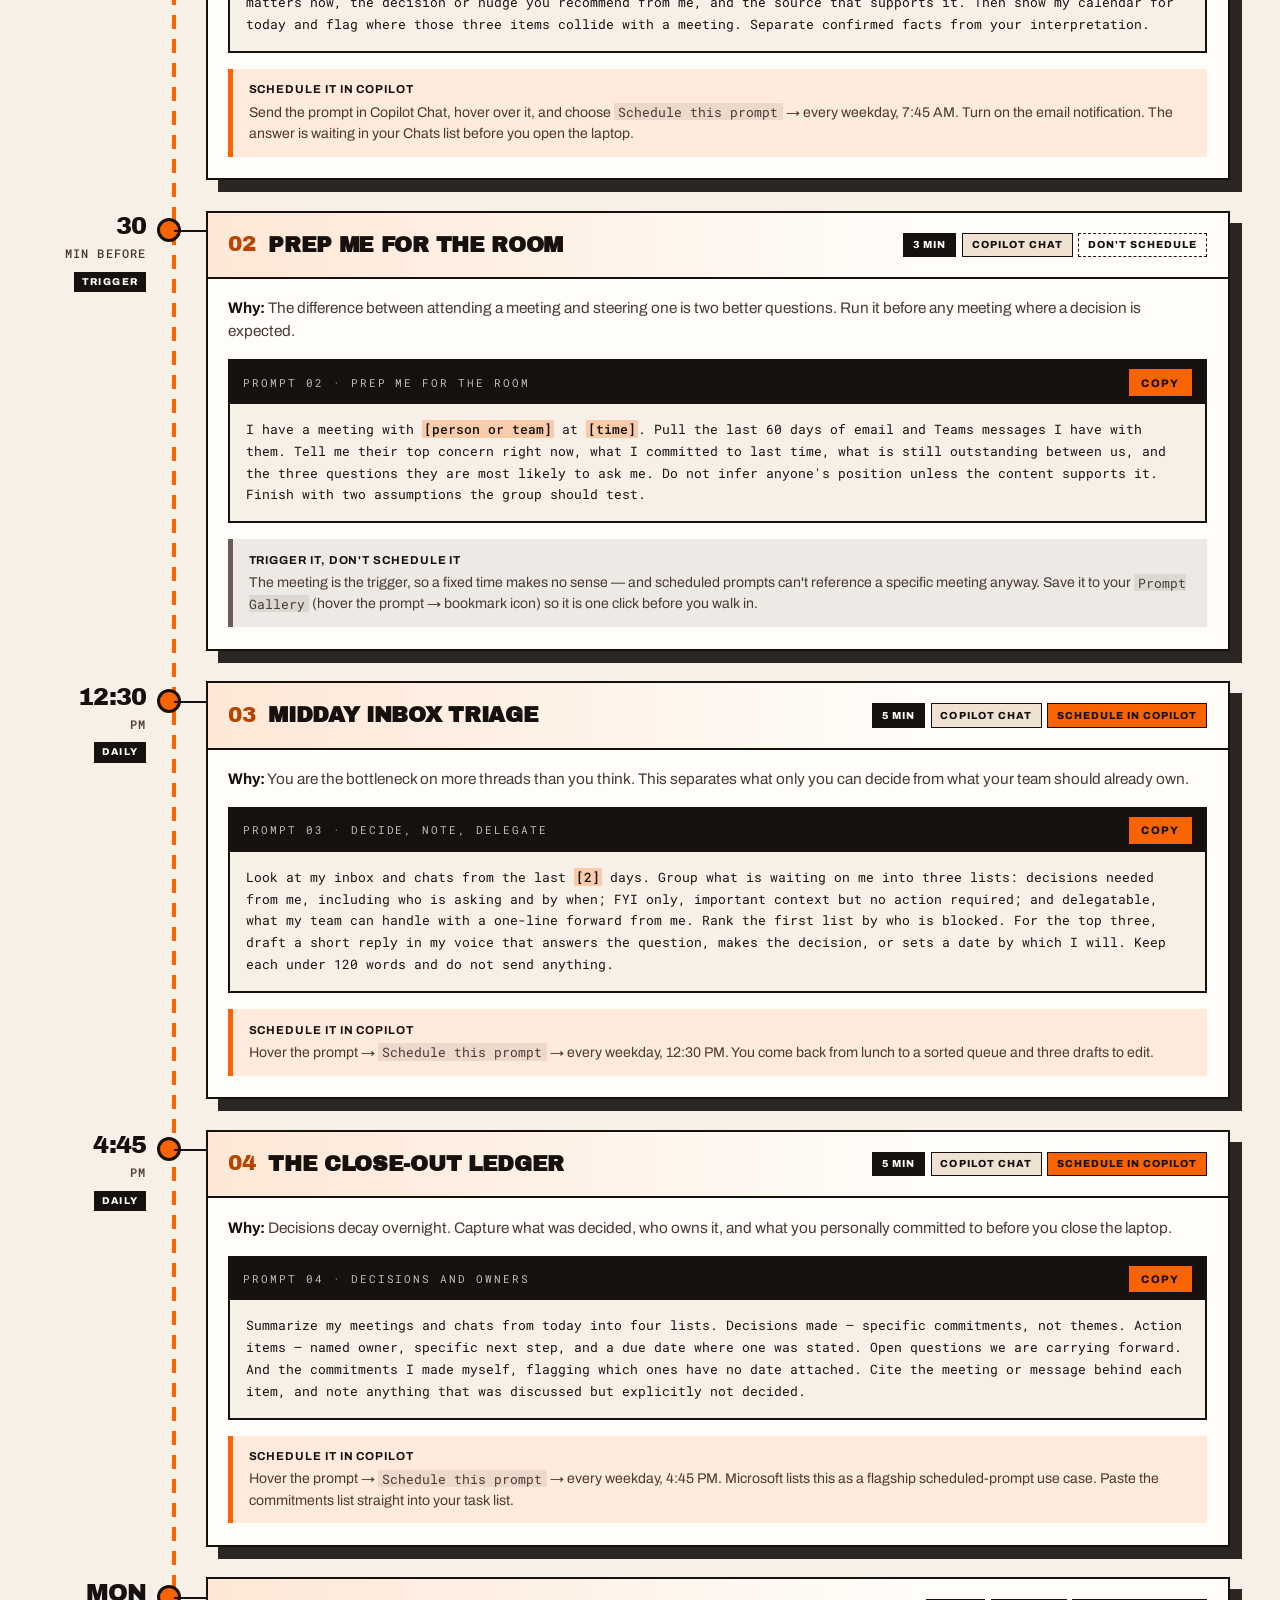
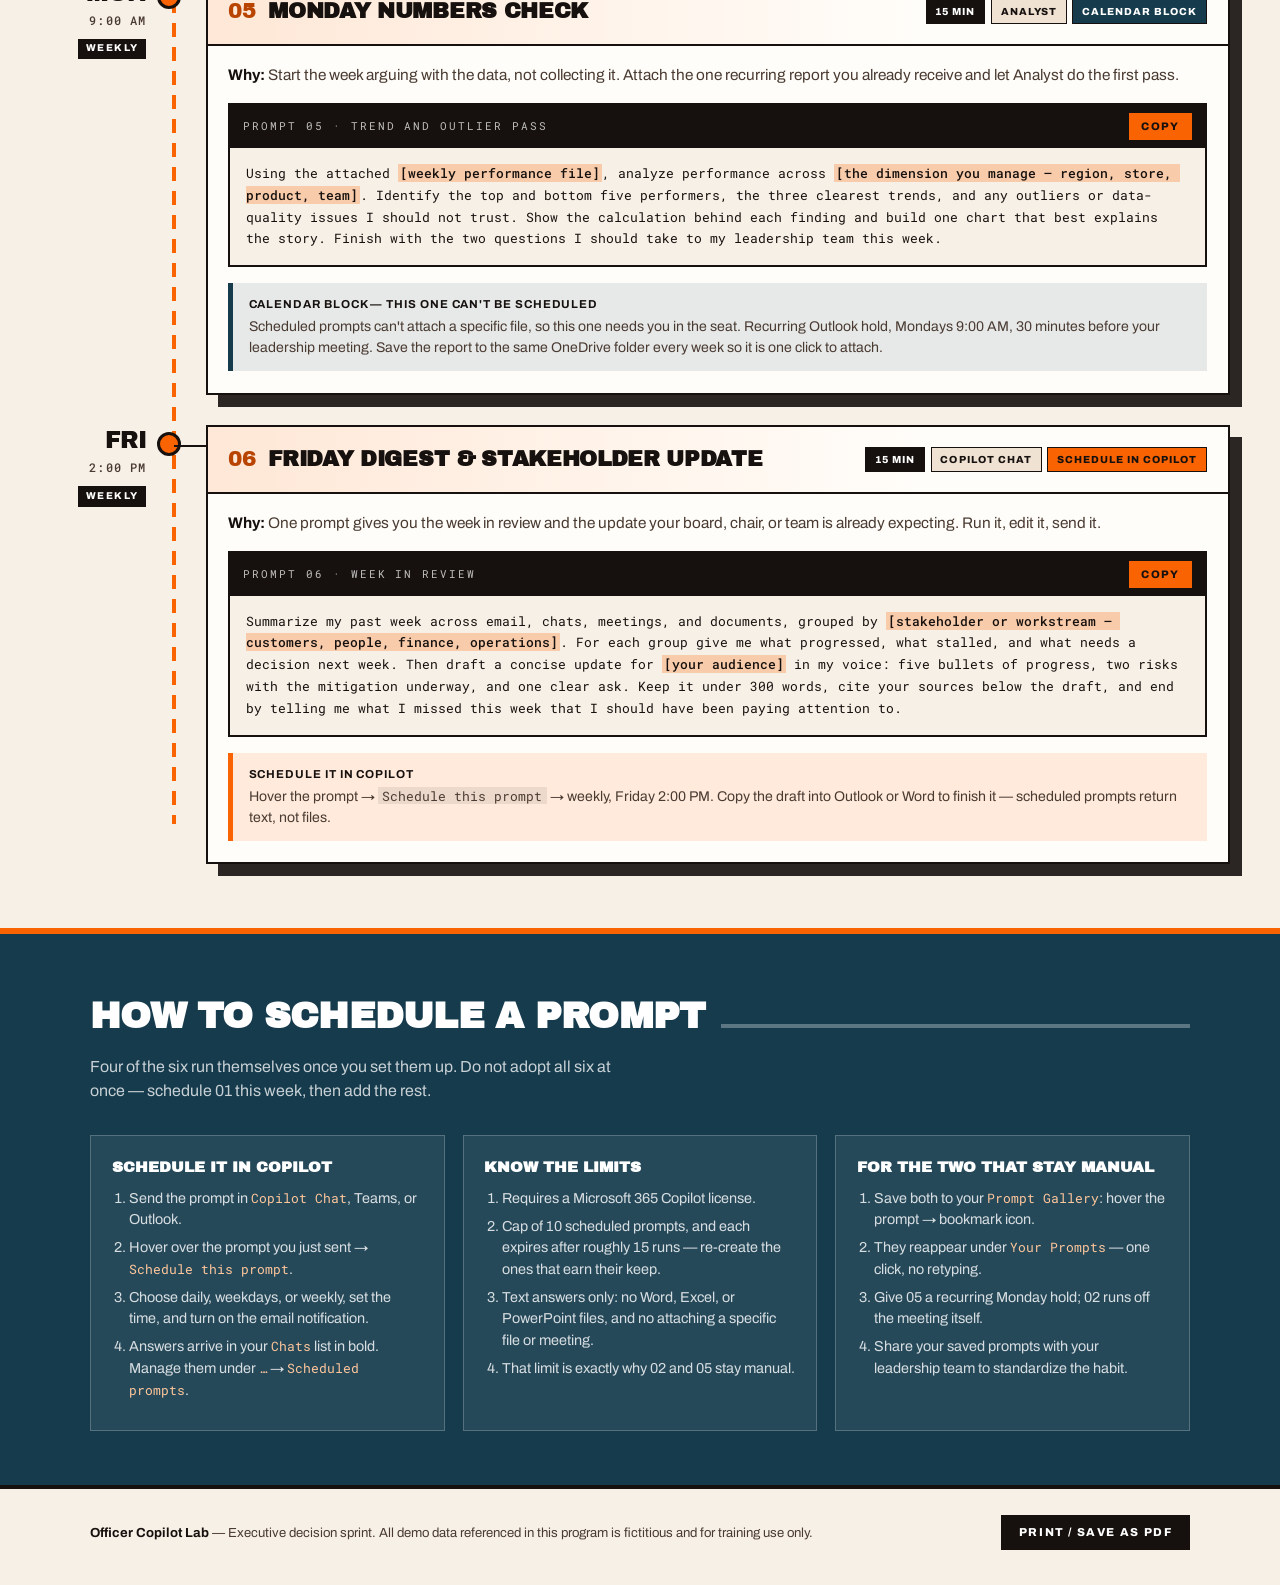
<file: day-in-the-life.html>
<!doctype html>
<html lang="en">
<head>
<meta charset="utf-8">
<meta name="viewport" content="width=device-width, initial-scale=1">
<title>A Day in the Life with Copilot — Officer Copilot Lab</title>
<meta name="description" content="Six Microsoft 365 Copilot prompts that build an executive operating rhythm, with the right way to make each one recur.">
<link rel="preconnect" href="https://fonts.googleapis.com">
<link rel="preconnect" href="https://fonts.gstatic.com" crossorigin>
<link href="https://fonts.googleapis.com/css2?family=Archivo+Black&family=Archivo:wght@400;500;600;700;800&family=Roboto+Mono:wght@400;500&display=swap" rel="stylesheet">
<style>
  :root {
    --orange: #f96302;
    --orange-deep: #b84400;
    --ink: #16110e;
    --ink-soft: #4a3b32;
    --cream: #f7f0e7;
    --paper: #fffdf9;
    --sand: #efe2d3;
    --muted: #6c5d54;
    --line: rgba(22, 17, 14, 0.16);
    --steel: #163b4d;
    --shadow: 12px 12px 0 rgba(22, 17, 14, 0.9);
    --shadow-soft: 0 18px 46px rgba(38, 25, 17, 0.13);
  }

  * { box-sizing: border-box; }
  html { scroll-behavior: smooth; }

  body {
    margin: 0;
    overflow-x: hidden;
    color: var(--ink);
    font-family: "Archivo", "Aptos", "Segoe UI", sans-serif;
    line-height: 1.5;
    background:
      radial-gradient(circle at 84% -8%, rgba(249, 99, 2, 0.20), transparent 34rem),
      var(--cream);
  }

  body::after {
    content: "";
    position: fixed;
    inset: 0;
    z-index: 999;
    pointer-events: none;
    opacity: 0.35;
    mix-blend-mode: multiply;
    background-image: url("data:image/svg+xml,%3Csvg xmlns='http://www.w3.org/2000/svg' width='160' height='160'%3E%3Cfilter id='n'%3E%3CfeTurbulence type='fractalNoise' baseFrequency='0.85' numOctaves='3'/%3E%3C/filter%3E%3Crect width='160' height='160' filter='url(%23n)' opacity='0.35'/%3E%3C/svg%3E");
  }

  a { color: inherit; }
  button { font: inherit; color: inherit; }

  .skip-link { position: fixed; top: .75rem; left: -999px; z-index: 1000; padding: .7rem 1rem; color: #fff; background: var(--ink); }
  .skip-link:focus { left: .75rem; }

  .wrap { width: min(1180px, 100%); margin: 0 auto; padding: 0 clamp(1rem, 4vw, 2.5rem); }

  /* ---------- Masthead ---------- */
  .masthead {
    position: relative;
    overflow: hidden;
    color: #fff;
    background: var(--ink);
    border-bottom: 6px solid var(--orange);
  }
  .masthead::before {
    content: "";
    position: absolute;
    inset: auto -12% -60% 60%;
    height: 130%;
    transform: rotate(-13deg);
    background: linear-gradient(160deg, rgba(249, 99, 2, 0.9), rgba(120, 42, 0, 0.35));
    opacity: .85;
  }
  .masthead .wrap { position: relative; z-index: 2; padding-top: clamp(1.6rem, 4vw, 2.6rem); padding-bottom: clamp(2rem, 5vw, 3.2rem); }

  .brandline { display: flex; align-items: center; gap: .8rem; margin-bottom: clamp(1.6rem, 5vw, 3rem); }
  .brand-mark { width: 1.15rem; height: 1.15rem; background: var(--orange); transform: rotate(45deg); box-shadow: 0 0 0 5px rgba(249, 99, 2, .24); }
  .brandline strong { display: block; letter-spacing: .02em; }
  .brandline small { display: block; color: rgba(255,255,255,.62); letter-spacing: .16em; text-transform: uppercase; font-size: .68rem; font-weight: 700; }
  .brandline .back { margin-left: auto; font-size: .8rem; font-weight: 700; letter-spacing: .12em; text-transform: uppercase; color: rgba(255,255,255,.7); text-decoration: none; border-bottom: 2px solid var(--orange); padding-bottom: .15rem; }
  .brandline .back:hover { color: #fff; }



  h1 {
    margin: 0;
    font-family: "Archivo Black", "Archivo", sans-serif;
    font-size: clamp(2.4rem, 7vw, 5.3rem);
    line-height: .9;
    letter-spacing: -.035em;
    text-transform: uppercase;
    max-width: 13ch;
  }
  h1 em { font-style: normal; color: var(--orange); }

  .dek { max-width: 44ch; margin: 1.4rem 0 0; font-size: clamp(1rem, 1.6vw, 1.18rem); color: rgba(255,255,255,.82); }

  /* ---------- Section headers ---------- */
  .section { padding: clamp(2.6rem, 6vw, 4.4rem) 0 0; }
  .section-head { display: flex; align-items: baseline; gap: 1rem; margin-bottom: 1.8rem; }
  .section-head h2 {
    margin: 0;
    font-family: "Archivo Black", sans-serif;
    font-size: clamp(1.5rem, 3.4vw, 2.3rem);
    letter-spacing: -.02em;
    text-transform: uppercase;
  }
  .section-head .rule { flex: 1; height: 4px; background: var(--ink); opacity: .18; }
  .section-sub { margin: -1.1rem 0 2rem; max-width: 62ch; color: var(--ink-soft); }

  /* ---------- Timeline ---------- */
  .timeline { position: relative; margin-top: .5rem; }
  .timeline::before {
    content: "";
    position: absolute;
    left: 122px;
    top: 12px;
    bottom: 40px;
    width: 4px;
    background: repeating-linear-gradient(180deg, var(--orange) 0 14px, transparent 14px 24px);
  }

  .ritual { position: relative; display: grid; grid-template-columns: 122px minmax(0, 1fr); gap: 0; margin-bottom: 1.9rem; }

  .when { position: relative; padding: .2rem 1.6rem .2rem 0; text-align: right; }
  .when .clock { font-family: "Archivo Black", sans-serif; font-size: 1.5rem; line-height: 1; letter-spacing: -.03em; }
  .when .ampm { font-family: "Roboto Mono", monospace; font-size: .72rem; font-weight: 500; letter-spacing: .1em; color: var(--ink-soft); display: block; margin-top: .25rem; }
  .when .cadence { display: inline-block; margin-top: .6rem; padding: .18rem .5rem; font-size: .62rem; font-weight: 800; letter-spacing: .14em; text-transform: uppercase; background: var(--ink); color: #fff; }
  .when::after {
    content: "";
    position: absolute;
    right: -9px;
    top: .45rem;
    width: 18px;
    height: 18px;
    background: var(--orange);
    border: 3px solid var(--ink);
    border-radius: 50%;
  }

  .card {
    position: relative;
    margin-left: 2.1rem;
    background: var(--paper);
    border: 2px solid var(--ink);
    box-shadow: var(--shadow);
  }
  .card::before {
    content: "";
    position: absolute;
    left: -2.1rem;
    top: 1.1rem;
    width: 2.1rem;
    height: 2px;
    background: var(--ink);
  }

  .card-top {
    display: flex;
    flex-wrap: wrap;
    align-items: center;
    gap: .75rem;
    padding: 1rem 1.3rem;
    border-bottom: 2px solid var(--ink);
    background: linear-gradient(90deg, rgba(249,99,2,.14), rgba(249,99,2,0) 70%);
  }
  .card-num {
    font-family: "Archivo Black", sans-serif;
    font-size: 1.35rem;
    line-height: 1;
    color: var(--orange-deep);
  }
  .card-top h3 { margin: 0; flex: 1 1 240px; font-family: "Archivo Black", sans-serif; font-size: clamp(1.05rem, 2vw, 1.35rem); letter-spacing: -.015em; text-transform: uppercase; }
  .tags { display: flex; flex-wrap: wrap; gap: .35rem; }
  .tag { padding: .22rem .55rem; font-size: .64rem; font-weight: 800; letter-spacing: .1em; text-transform: uppercase; border: 1.5px solid var(--ink); background: var(--sand); }
  .tag.time { background: var(--ink); color: #fff; border-color: var(--ink); }
  .tag.mode-sched { background: var(--orange); border-color: var(--ink); }
  .tag.mode-cal { background: var(--steel); color: #fff; border-color: var(--ink); }
  .tag.mode-trig { background: transparent; border-style: dashed; }

  .card-body { padding: 1.15rem 1.3rem 1.35rem; }
  .why { margin: 0 0 1rem; font-size: .96rem; color: var(--ink-soft); }
  .why b { color: var(--ink); }

  .prompt-shell { border: 2px solid var(--ink); background: var(--cream); }
  .prompt-head {
    display: flex;
    align-items: center;
    gap: .75rem;
    padding: .5rem .8rem;
    background: var(--ink);
    color: #fff;
  }
  .prompt-head span { font-family: "Roboto Mono", monospace; font-size: .68rem; letter-spacing: .18em; text-transform: uppercase; color: rgba(255,255,255,.72); }
  .copy-btn {
    margin-left: auto;
    padding: .32rem .8rem;
    font-size: .68rem;
    font-weight: 800;
    letter-spacing: .12em;
    text-transform: uppercase;
    color: var(--ink);
    background: var(--orange);
    border: 0;
    cursor: pointer;
    transition: transform 120ms ease, background 140ms ease;
  }
  .copy-btn:hover { transform: translateY(-1px); background: #ff7a22; }
  .copy-btn.is-done { background: #b8f0c0; }

  pre {
    margin: 0;
    padding: .95rem 1rem;
    font-family: "Roboto Mono", "Consolas", monospace;
    font-size: .84rem;
    line-height: 1.62;
    white-space: pre-wrap;
    word-wrap: break-word;
  }
  pre mark { background: rgba(249, 99, 2, .26); padding: 0 .12rem; color: inherit; font-weight: 500; }

  .stick {
    display: flex;
    gap: .7rem;
    margin-top: 1rem;
    padding: .8rem .95rem;
    background: var(--sand);
    border-left: 5px solid var(--orange);
    font-size: .88rem;
  }
  .stick b { text-transform: uppercase; letter-spacing: .08em; font-size: .72rem; display: block; margin-bottom: .18rem; }
  .stick p { margin: 0; color: var(--ink-soft); }
  .stick.sched { border-left-color: var(--orange); background: rgba(249, 99, 2, .12); }
  .stick.cal { border-left-color: var(--steel); background: rgba(22, 59, 77, .10); }
  .stick.trig { border-left-color: var(--muted); background: rgba(108, 93, 84, .12); }
  .stick code { font-family: "Roboto Mono", monospace; font-size: .8rem; background: rgba(22,17,14,.08); padding: .05rem .3rem; }

  /* ---------- Step zero ---------- */
  .zero { position: relative; border: 2px solid var(--ink); background: var(--paper); box-shadow: var(--shadow); }
  .zero .card-top { background: linear-gradient(90deg, rgba(22,59,77,.16), rgba(22,59,77,0) 70%); }
  .zero .card-num { color: var(--steel); }

  /* ---------- Setup band ---------- */
  .setup { margin-top: clamp(2.5rem, 6vw, 4rem); color: #fff; background: var(--steel); border-top: 6px solid var(--orange); }
  .setup .wrap { padding-top: clamp(2.2rem, 5vw, 3.4rem); padding-bottom: clamp(2.2rem, 5vw, 3.4rem); }
  .setup h2 { color: #fff; }
  .setup .section-head .rule { background: #fff; opacity: .3; }
  .setup .section-sub { color: rgba(255,255,255,.76); }
  .setup-grid { display: grid; grid-template-columns: repeat(auto-fit, minmax(260px, 1fr)); gap: 1.1rem; }
  .setup-card { padding: 1.25rem 1.3rem 1.4rem; background: rgba(255,255,255,.07); border: 1px solid rgba(255,255,255,.22); }
  .setup-card b { display: block; font-family: "Archivo Black", sans-serif; text-transform: uppercase; font-size: .95rem; margin-bottom: .55rem; }
  .setup-card ol { margin: 0; padding-left: 1.1rem; font-size: .9rem; color: rgba(255,255,255,.82); }
  .setup-card li { margin-bottom: .4rem; }
  .setup-card code { font-family: "Roboto Mono", monospace; font-size: .82rem; color: #ffc79b; }

  footer.pagefoot { margin-top: 0; padding: 1.6rem 0 2.2rem; border-top: 4px solid var(--ink); }
  footer.pagefoot .wrap { display: flex; flex-wrap: wrap; gap: 1rem; align-items: center; justify-content: space-between; font-size: .82rem; color: var(--ink-soft); }
  footer.pagefoot strong { color: var(--ink); }

  .print-btn {
    padding: .55rem 1.1rem;
    font-size: .72rem;
    font-weight: 800;
    letter-spacing: .14em;
    text-transform: uppercase;
    background: var(--ink);
    color: #fff;
    border: 0;
    cursor: pointer;
  }
  .print-btn:hover { background: var(--orange-deep); }

  /* ---------- Reveal animation ---------- */
  .js-reveal .reveal { opacity: 0; transform: translateY(18px); transition: opacity 520ms ease, transform 520ms cubic-bezier(.2,.7,.3,1); }
  .js-reveal .reveal.is-in { opacity: 1; transform: none; }

  @media (prefers-reduced-motion: reduce) {
    .js-reveal .reveal { opacity: 1; transform: none; transition: none; }
    html { scroll-behavior: auto; }
  }

  @media (max-width: 720px) {
    .timeline::before { left: 9px; }
    .ritual { grid-template-columns: 1fr; }
    .when { text-align: left; padding: 0 0 .6rem 2.1rem; }
    .when::after { right: auto; left: 0; top: .15rem; }
    .when .clock { display: inline; font-size: 1.25rem; }
    .when .ampm { display: inline; margin-left: .4rem; }
    .when .cadence { margin-top: 0; margin-left: .5rem; }
    .card { margin-left: 2.1rem; box-shadow: 6px 6px 0 rgba(22, 17, 14, .9); }
    .card::before { display: none; }
    .zero { box-shadow: 6px 6px 0 rgba(22, 17, 14, .9); }
  }

  @page { size: letter; margin: 0; }

  @media print {
    html, body { width: 8.5in; margin: 0; background: #fff; font-size: 15px; }
    body::after, .print-btn, .copy-btn, .brandline .back, .skip-link { display: none !important; }
    * { -webkit-print-color-adjust: exact !important; print-color-adjust: exact !important; }
    .ritual, .card, .zero, .setup-card, .setup-grid { break-inside: avoid; page-break-inside: avoid; }
    .card, .zero { box-shadow: none; }
    .js-reveal .reveal { opacity: 1; transform: none; }

    .wrap { width: 100%; max-width: none; padding: 0 .42in; }
    .masthead .wrap { padding-top: .34in; padding-bottom: .42in; }
    .brandline { margin-bottom: 1.1rem; }
    .masthead h1 { font-size: 3.1rem; }
    .lede { font-size: .95rem; }

    .section { padding-top: .3in; }
    .section-head { margin-bottom: 1rem; }
    .section-sub { margin: -.6rem 0 1rem; font-size: .88rem; }

    .timeline { margin-top: 0; }
    .ritual { margin-bottom: .85rem; }
    .card-top { padding: .55rem 1rem; gap: .5rem; }
    .card-top h3 { font-size: 1.12rem; }
    .card-body { padding: .8rem 1rem .9rem; }
    .why { margin-bottom: .7rem; font-size: .88rem; }
    pre { padding: .7rem .8rem; font-size: .78rem; line-height: 1.5; }
    .prompt-head { padding: .38rem .8rem; }
    .stick { margin-top: .7rem; padding: .6rem .8rem; font-size: .8rem; }

    .setup { margin-top: 0; break-before: page; page-break-before: always; }
    .setup .wrap { padding-top: .45in; padding-bottom: .45in; }
    .setup-grid { grid-template-columns: repeat(3, 1fr); gap: .8rem; }
    .setup-card { padding: .9rem 1rem 1rem; }
    footer.pagefoot { padding: 1rem 0 1.2rem; }
  }
</style>
<script>
  if (!window.matchMedia || !window.matchMedia('(prefers-reduced-motion: reduce)').matches) {
    document.documentElement.classList.add('js-reveal');
  }
</script>
</head>
<body>
<a class="skip-link" href="#rituals">Skip to the prompts</a>

<header class="masthead">
  <div class="wrap">
    <div class="brandline">
      <span class="brand-mark" aria-hidden="true"></span>
      <div><strong>Officer Copilot Lab</strong></div>
      <a class="back" href="index.html">&larr; Back to the lab</a>
    </div>
    <h1>A day in the life <em>with Copilot</em></h1>
    <p class="dek">Each prompt below tells you exactly how to make it recur &mdash; schedule it inside Copilot, block it on your calendar, or run it off a trigger. Copy it, replace the highlighted brackets, act on it.</p>
  </div>
</header>

<main>
  <section class="section wrap" id="rituals">
    <div class="section-head reveal"><h2>Do this first</h2><span class="rule"></span></div>
    <p class="section-sub reveal">Run once, not on a schedule. Copilot remembers it, and every prompt below gets sharper because you stop re-explaining who you are.</p>

    <div class="zero reveal">
      <div class="card-top">
        <span class="card-num">00</span>
        <h3>Teach Copilot who you are</h3>
        <div class="tags"><span class="tag time">4 min</span><span class="tag">Copilot Memory</span><span class="tag mode-trig">One time only</span></div>
      </div>
      <div class="card-body">
        <p class="why"><b>Why:</b> Most disappointing Copilot answers are missing context, not intelligence. Set this once and your tone, priorities, and stakeholders are already known.</p>
        <div class="prompt-shell">
          <div class="prompt-head"><span>Prompt 00 &middot; Personal context</span><button class="copy-btn" type="button" data-copy="p0">Copy</button></div>
          <pre id="p0">Remember this about me for all future conversations. I am <mark>[title]</mark> at <mark>[company]</mark>, accountable for <mark>[the functions you own]</mark>. My direct reports are <mark>[names]</mark>. My most important stakeholders are <mark>[board, CEO, top customers, regulators]</mark> and what each cares about most is <mark>[their priorities]</mark>. My recurring rhythm is <mark>[weekly business review, monthly operating review, quarterly earnings]</mark>. When you draft for me, default to direct and decision-first: lead with the recommendation, then the evidence, then the risks. No marketing language. Plain English that both a store manager and an analyst would understand.</pre>
        </div>
        <div class="stick trig"><div><b>No scheduling needed</b><p>Run it once in Copilot Chat. Revisit it when your priorities or stakeholders change &mdash; roughly once a quarter.</p></div></div>
      </div>
    </div>
  </section>

  <section class="section wrap">
    <div class="section-head reveal"><h2>The rhythm</h2><span class="rule"></span></div>
    <p class="section-sub reveal">Times are a suggested default. Shift them to fit your day &mdash; keep the sequence.</p>

    <div class="timeline">

      <!-- 1 -->
      <article class="ritual reveal">
        <div class="when">
          <span class="clock">7:45</span>
          <span class="ampm">AM</span>
          <span class="cadence">Daily</span>
        </div>
        <div class="card">
          <div class="card-top">
            <span class="card-num">01</span>
            <h3>The morning signal scan</h3>
            <div class="tags"><span class="tag time">5 min</span><span class="tag">Copilot Chat</span><span class="tag mode-sched">Schedule in Copilot</span></div>
          </div>
          <div class="card-body">
            <p class="why"><b>Why:</b> Before the first meeting, know the three things that actually moved overnight &mdash; not the 40 things in your inbox.</p>
            <div class="prompt-shell">
              <div class="prompt-head"><span>Prompt 01 &middot; Signal scan</span><button class="copy-btn" type="button" data-copy="p1">Copy</button></div>
              <pre id="p1">Review my email, chats, and meetings from the last 24 hours across <mark>[the functions or stakeholder groups you own]</mark>. Identify the three developments most likely to need my attention today. For each one, tell me what changed, why it matters now, the decision or nudge you recommend from me, and the source that supports it. Then show my calendar for today and flag where those three items collide with a meeting. Separate confirmed facts from your interpretation.</pre>
            </div>
            <div class="stick sched"><div><b>Schedule it in Copilot</b><p>Send the prompt in Copilot Chat, hover over it, and choose <code>Schedule this prompt</code> &rarr; every weekday, 7:45 AM. Turn on the email notification. The answer is waiting in your Chats list before you open the laptop.</p></div></div>
          </div>
        </div>
      </article>

      <!-- 2 -->
      <article class="ritual reveal">
        <div class="when">
          <span class="clock">30</span>
          <span class="ampm">MIN BEFORE</span>
          <span class="cadence">Trigger</span>
        </div>
        <div class="card">
          <div class="card-top">
            <span class="card-num">02</span>
            <h3>Prep me for the room</h3>
            <div class="tags"><span class="tag time">3 min</span><span class="tag">Copilot Chat</span><span class="tag mode-trig">Don't schedule</span></div>
          </div>
          <div class="card-body">
            <p class="why"><b>Why:</b> The difference between attending a meeting and steering one is two better questions. Run it before any meeting where a decision is expected.</p>
            <div class="prompt-shell">
              <div class="prompt-head"><span>Prompt 02 &middot; Prep me for the room</span><button class="copy-btn" type="button" data-copy="p2">Copy</button></div>
              <pre id="p2">I have a meeting with <mark>[person or team]</mark> at <mark>[time]</mark>. Pull the last 60 days of email and Teams messages I have with them. Tell me their top concern right now, what I committed to last time, what is still outstanding between us, and the three questions they are most likely to ask me. Do not infer anyone's position unless the content supports it. Finish with two assumptions the group should test.</pre>
            </div>
            <div class="stick trig"><div><b>Trigger it, don't schedule it</b><p>The meeting is the trigger, so a fixed time makes no sense &mdash; and scheduled prompts can't reference a specific meeting anyway. Save it to your <code>Prompt Gallery</code> (hover the prompt &rarr; bookmark icon) so it is one click before you walk in.</p></div></div>
          </div>
        </div>
      </article>

      <!-- 3 -->
      <article class="ritual reveal">
        <div class="when">
          <span class="clock">12:30</span>
          <span class="ampm">PM</span>
          <span class="cadence">Daily</span>
        </div>
        <div class="card">
          <div class="card-top">
            <span class="card-num">03</span>
            <h3>Midday inbox triage</h3>
            <div class="tags"><span class="tag time">5 min</span><span class="tag">Copilot Chat</span><span class="tag mode-sched">Schedule in Copilot</span></div>
          </div>
          <div class="card-body">
            <p class="why"><b>Why:</b> You are the bottleneck on more threads than you think. This separates what only you can decide from what your team should already own.</p>
            <div class="prompt-shell">
              <div class="prompt-head"><span>Prompt 03 &middot; Decide, note, delegate</span><button class="copy-btn" type="button" data-copy="p3">Copy</button></div>
              <pre id="p3">Look at my inbox and chats from the last <mark>[2]</mark> days. Group what is waiting on me into three lists: decisions needed from me, including who is asking and by when; FYI only, important context but no action required; and delegatable, what my team can handle with a one-line forward from me. Rank the first list by who is blocked. For the top three, draft a short reply in my voice that answers the question, makes the decision, or sets a date by which I will. Keep each under 120 words and do not send anything.</pre>
            </div>
            <div class="stick sched"><div><b>Schedule it in Copilot</b><p>Hover the prompt &rarr; <code>Schedule this prompt</code> &rarr; every weekday, 12:30 PM. You come back from lunch to a sorted queue and three drafts to edit.</p></div></div>
          </div>
        </div>
      </article>

      <!-- 4 -->
      <article class="ritual reveal">
        <div class="when">
          <span class="clock">4:45</span>
          <span class="ampm">PM</span>
          <span class="cadence">Daily</span>
        </div>
        <div class="card">
          <div class="card-top">
            <span class="card-num">04</span>
            <h3>The close-out ledger</h3>
            <div class="tags"><span class="tag time">5 min</span><span class="tag">Copilot Chat</span><span class="tag mode-sched">Schedule in Copilot</span></div>
          </div>
          <div class="card-body">
            <p class="why"><b>Why:</b> Decisions decay overnight. Capture what was decided, who owns it, and what you personally committed to before you close the laptop.</p>
            <div class="prompt-shell">
              <div class="prompt-head"><span>Prompt 04 &middot; Decisions and owners</span><button class="copy-btn" type="button" data-copy="p4">Copy</button></div>
              <pre id="p4">Summarize my meetings and chats from today into four lists. Decisions made &mdash; specific commitments, not themes. Action items &mdash; named owner, specific next step, and a due date where one was stated. Open questions we are carrying forward. And the commitments I made myself, flagging which ones have no date attached. Cite the meeting or message behind each item, and note anything that was discussed but explicitly not decided.</pre>
            </div>
            <div class="stick sched"><div><b>Schedule it in Copilot</b><p>Hover the prompt &rarr; <code>Schedule this prompt</code> &rarr; every weekday, 4:45 PM. Microsoft lists this as a flagship scheduled-prompt use case. Paste the commitments list straight into your task list.</p></div></div>
          </div>
        </div>
      </article>

      <!-- 5 -->
      <article class="ritual reveal">
        <div class="when">
          <span class="clock">MON</span>
          <span class="ampm">9:00 AM</span>
          <span class="cadence">Weekly</span>
        </div>
        <div class="card">
          <div class="card-top">
            <span class="card-num">05</span>
            <h3>Monday numbers check</h3>
            <div class="tags"><span class="tag time">15 min</span><span class="tag">Analyst</span><span class="tag mode-cal">Calendar block</span></div>
          </div>
          <div class="card-body">
            <p class="why"><b>Why:</b> Start the week arguing with the data, not collecting it. Attach the one recurring report you already receive and let Analyst do the first pass.</p>
            <div class="prompt-shell">
              <div class="prompt-head"><span>Prompt 05 &middot; Trend and outlier pass</span><button class="copy-btn" type="button" data-copy="p5">Copy</button></div>
              <pre id="p5">Using the attached <mark>[weekly performance file]</mark>, analyze performance across <mark>[the dimension you manage &mdash; region, store, product, team]</mark>. Identify the top and bottom five performers, the three clearest trends, and any outliers or data-quality issues I should not trust. Show the calculation behind each finding and build one chart that best explains the story. Finish with the two questions I should take to my leadership team this week.</pre>
            </div>
            <div class="stick cal"><div><b>Calendar block &mdash; this one can't be scheduled</b><p>Scheduled prompts can't attach a specific file, so this one needs you in the seat. Recurring Outlook hold, Mondays 9:00 AM, 30 minutes before your leadership meeting. Save the report to the same OneDrive folder every week so it is one click to attach.</p></div></div>
          </div>
        </div>
      </article>

      <!-- 6 -->
      <article class="ritual reveal">
        <div class="when">
          <span class="clock">FRI</span>
          <span class="ampm">2:00 PM</span>
          <span class="cadence">Weekly</span>
        </div>
        <div class="card">
          <div class="card-top">
            <span class="card-num">06</span>
            <h3>Friday digest &amp; stakeholder update</h3>
            <div class="tags"><span class="tag time">15 min</span><span class="tag">Copilot Chat</span><span class="tag mode-sched">Schedule in Copilot</span></div>
          </div>
          <div class="card-body">
            <p class="why"><b>Why:</b> One prompt gives you the week in review and the update your board, chair, or team is already expecting. Run it, edit it, send it.</p>
            <div class="prompt-shell">
              <div class="prompt-head"><span>Prompt 06 &middot; Week in review</span><button class="copy-btn" type="button" data-copy="p6">Copy</button></div>
              <pre id="p6">Summarize my past week across email, chats, meetings, and documents, grouped by <mark>[stakeholder or workstream &mdash; customers, people, finance, operations]</mark>. For each group give me what progressed, what stalled, and what needs a decision next week. Then draft a concise update for <mark>[your audience]</mark> in my voice: five bullets of progress, two risks with the mitigation underway, and one clear ask. Keep it under 300 words, cite your sources below the draft, and end by telling me what I missed this week that I should have been paying attention to.</pre>
            </div>
            <div class="stick sched"><div><b>Schedule it in Copilot</b><p>Hover the prompt &rarr; <code>Schedule this prompt</code> &rarr; weekly, Friday 2:00 PM. Copy the draft into Outlook or Word to finish it &mdash; scheduled prompts return text, not files.</p></div></div>
          </div>
        </div>
      </article>

    </div>
  </section>

  <section class="setup">
    <div class="wrap reveal">
      <div class="section-head"><h2>How to schedule a prompt</h2><span class="rule"></span></div>
      <p class="section-sub">Four of the six run themselves once you set them up. Do not adopt all six at once &mdash; schedule 01 this week, then add the rest.</p>
      <div class="setup-grid">
        <article class="setup-card">
          <b>Schedule it in Copilot</b>
          <ol>
            <li>Send the prompt in <code>Copilot Chat</code>, Teams, or Outlook.</li>
            <li>Hover over the prompt you just sent &rarr; <code>Schedule this prompt</code>.</li>
            <li>Choose daily, weekdays, or weekly, set the time, and turn on the email notification.</li>
            <li>Answers arrive in your <code>Chats</code> list in bold. Manage them under <code>&hellip;</code> &rarr; <code>Scheduled prompts</code>.</li>
          </ol>
        </article>
        <article class="setup-card">
          <b>Know the limits</b>
          <ol>
            <li>Requires a Microsoft 365 Copilot license.</li>
            <li>Cap of 10 scheduled prompts, and each expires after roughly 15 runs &mdash; re-create the ones that earn their keep.</li>
            <li>Text answers only: no Word, Excel, or PowerPoint files, and no attaching a specific file or meeting.</li>
            <li>That limit is exactly why 02 and 05 stay manual.</li>
          </ol>
        </article>
        <article class="setup-card">
          <b>For the two that stay manual</b>
          <ol>
            <li>Save both to your <code>Prompt Gallery</code>: hover the prompt &rarr; bookmark icon.</li>
            <li>They reappear under <code>Your Prompts</code> &mdash; one click, no retyping.</li>
            <li>Give 05 a recurring Monday hold; 02 runs off the meeting itself.</li>
            <li>Share your saved prompts with your leadership team to standardize the habit.</li>
          </ol>
        </article>
      </div>
    </div>
  </section>
</main>

<footer class="pagefoot">
  <div class="wrap">
    <p style="margin:0"><strong>Officer Copilot Lab</strong> &mdash; Executive decision sprint. All demo data referenced in this program is fictitious and for training use only.</p>
    <button class="print-btn" type="button" id="print-btn">Print / Save as PDF</button>
  </div>
</footer>

<script>
  document.querySelectorAll('.copy-btn').forEach(function (btn) {
    btn.addEventListener('click', function () {
      var target = document.getElementById(btn.dataset.copy);
      if (!target) return;
      var text = target.innerText.trim();
      var done = function () {
        var original = btn.textContent;
        btn.textContent = 'Copied';
        btn.classList.add('is-done');
        setTimeout(function () { btn.textContent = original; btn.classList.remove('is-done'); }, 1600);
      };
      if (navigator.clipboard && navigator.clipboard.writeText) {
        navigator.clipboard.writeText(text).then(done).catch(function () { fallback(text, done); });
      } else {
        fallback(text, done);
      }
    });
  });

  function fallback(text, done) {
    var ta = document.createElement('textarea');
    ta.value = text;
    ta.setAttribute('readonly', '');
    ta.style.position = 'absolute';
    ta.style.left = '-9999px';
    document.body.appendChild(ta);
    ta.select();
    try { document.execCommand('copy'); done(); } catch (e) { /* no-op */ }
    document.body.removeChild(ta);
  }

  document.getElementById('print-btn').addEventListener('click', function () { window.print(); });

  var reveals = document.querySelectorAll('.reveal');
  if ('IntersectionObserver' in window) {
    var io = new IntersectionObserver(function (entries) {
      entries.forEach(function (entry, i) {
        if (entry.isIntersecting) {
          entry.target.style.transitionDelay = (i * 60) + 'ms';
          entry.target.classList.add('is-in');
          io.unobserve(entry.target);
        }
      });
    }, { rootMargin: '0px 0px -8% 0px', threshold: 0.08 });
    reveals.forEach(function (el) { io.observe(el); });
  } else {
    reveals.forEach(function (el) { el.classList.add('is-in'); });
  }
</script>
</body>
</html>
</file>
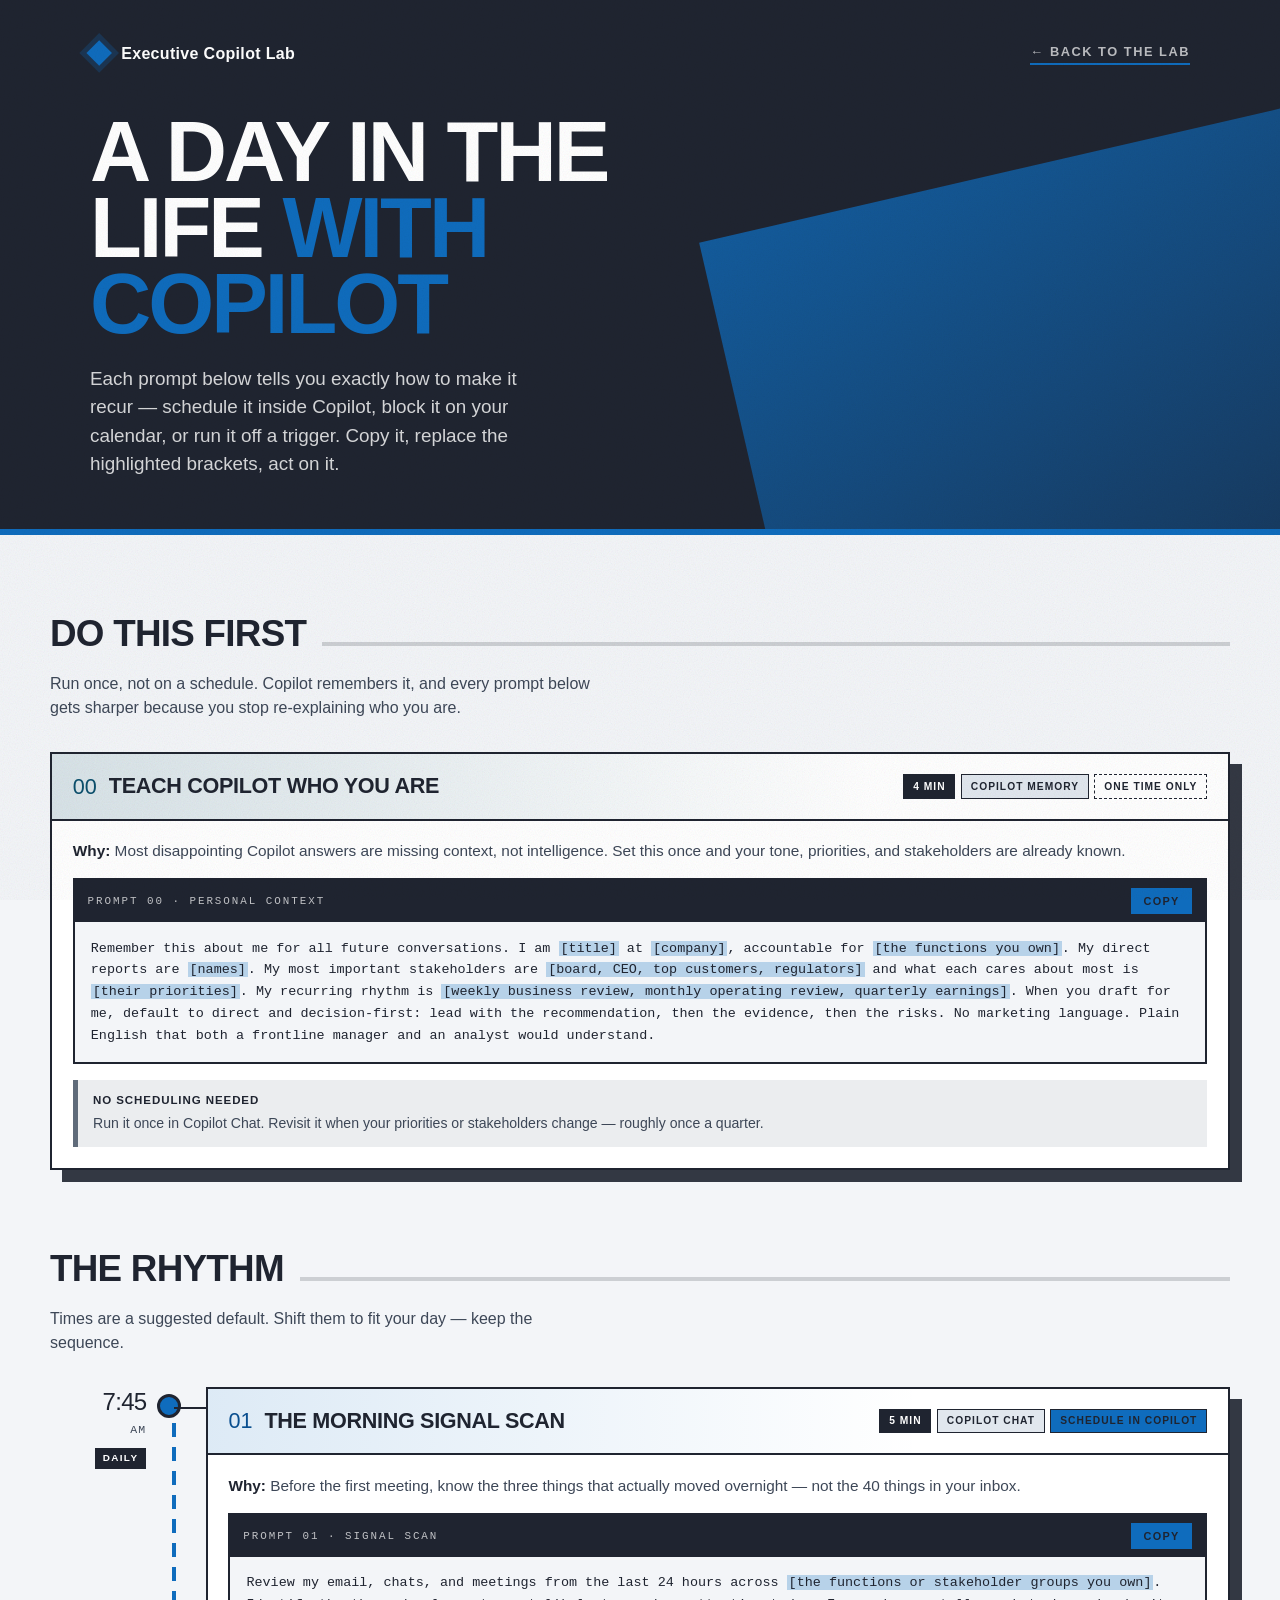
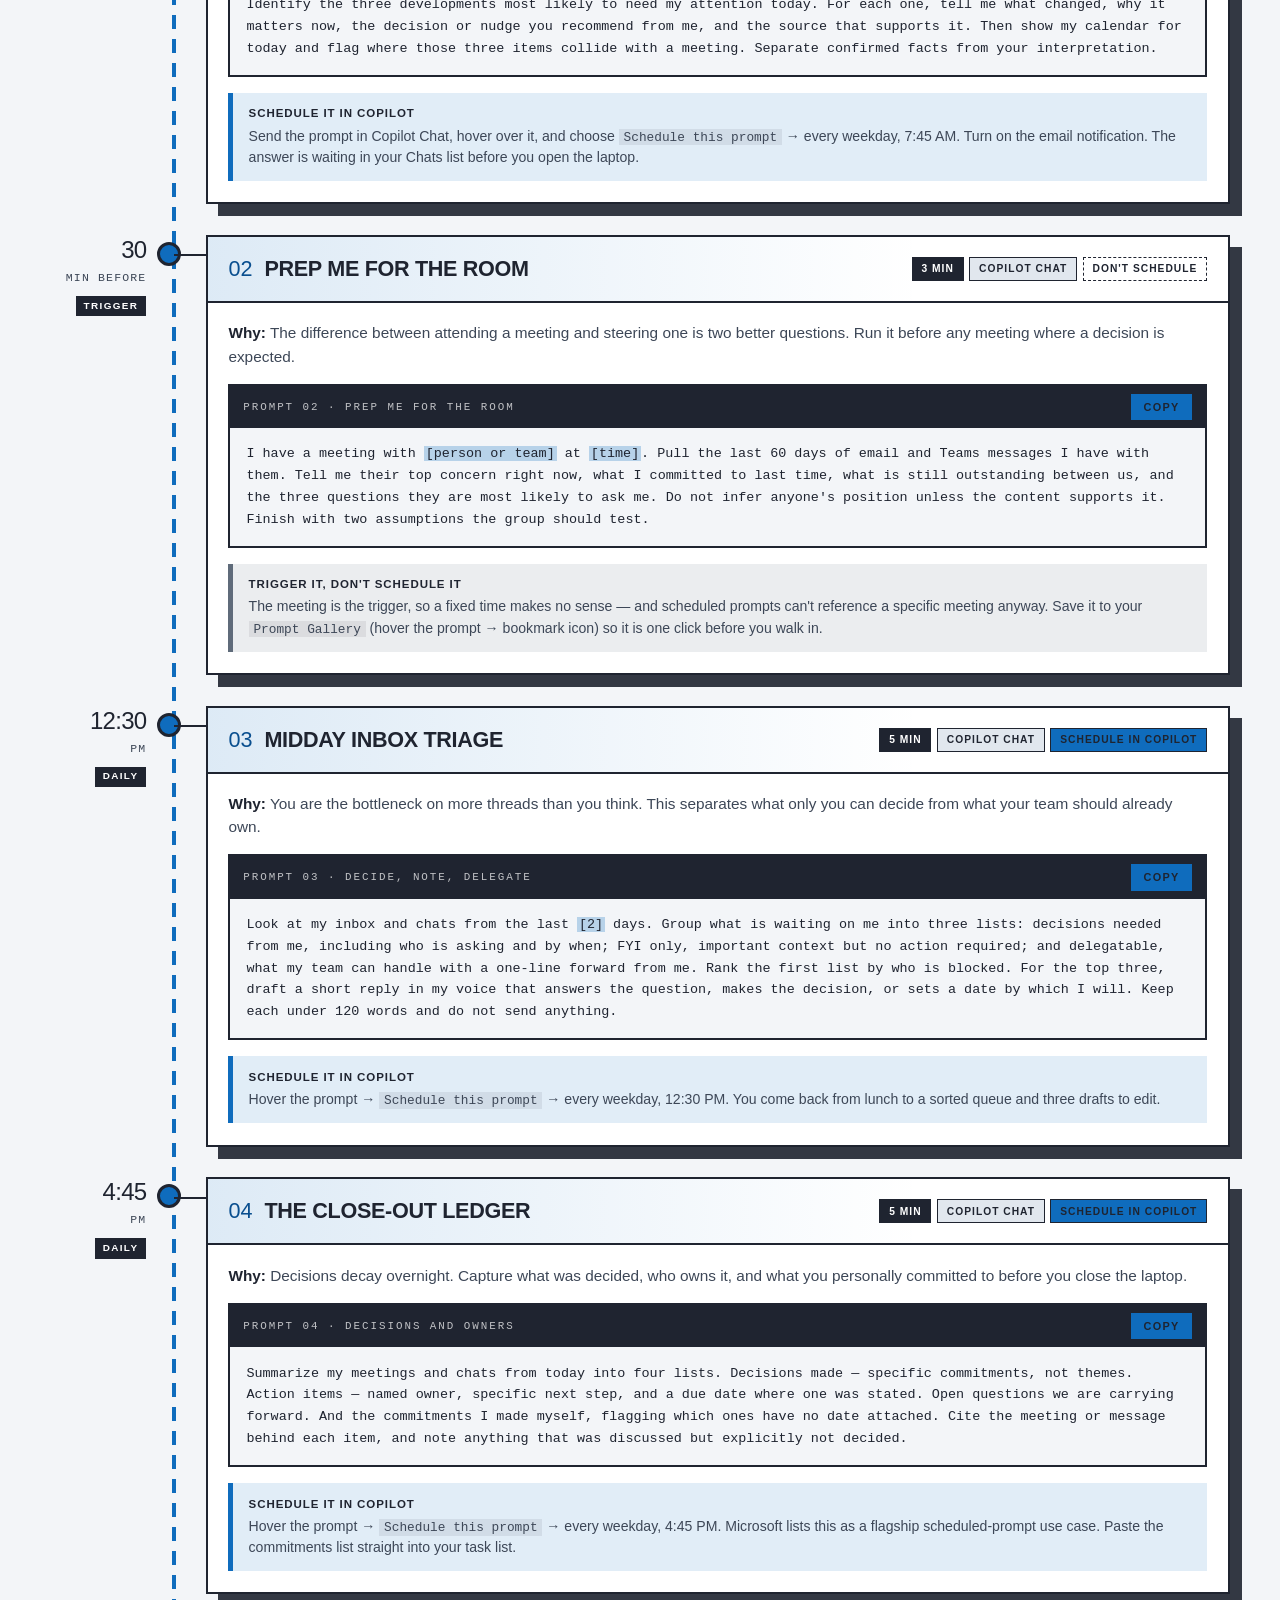
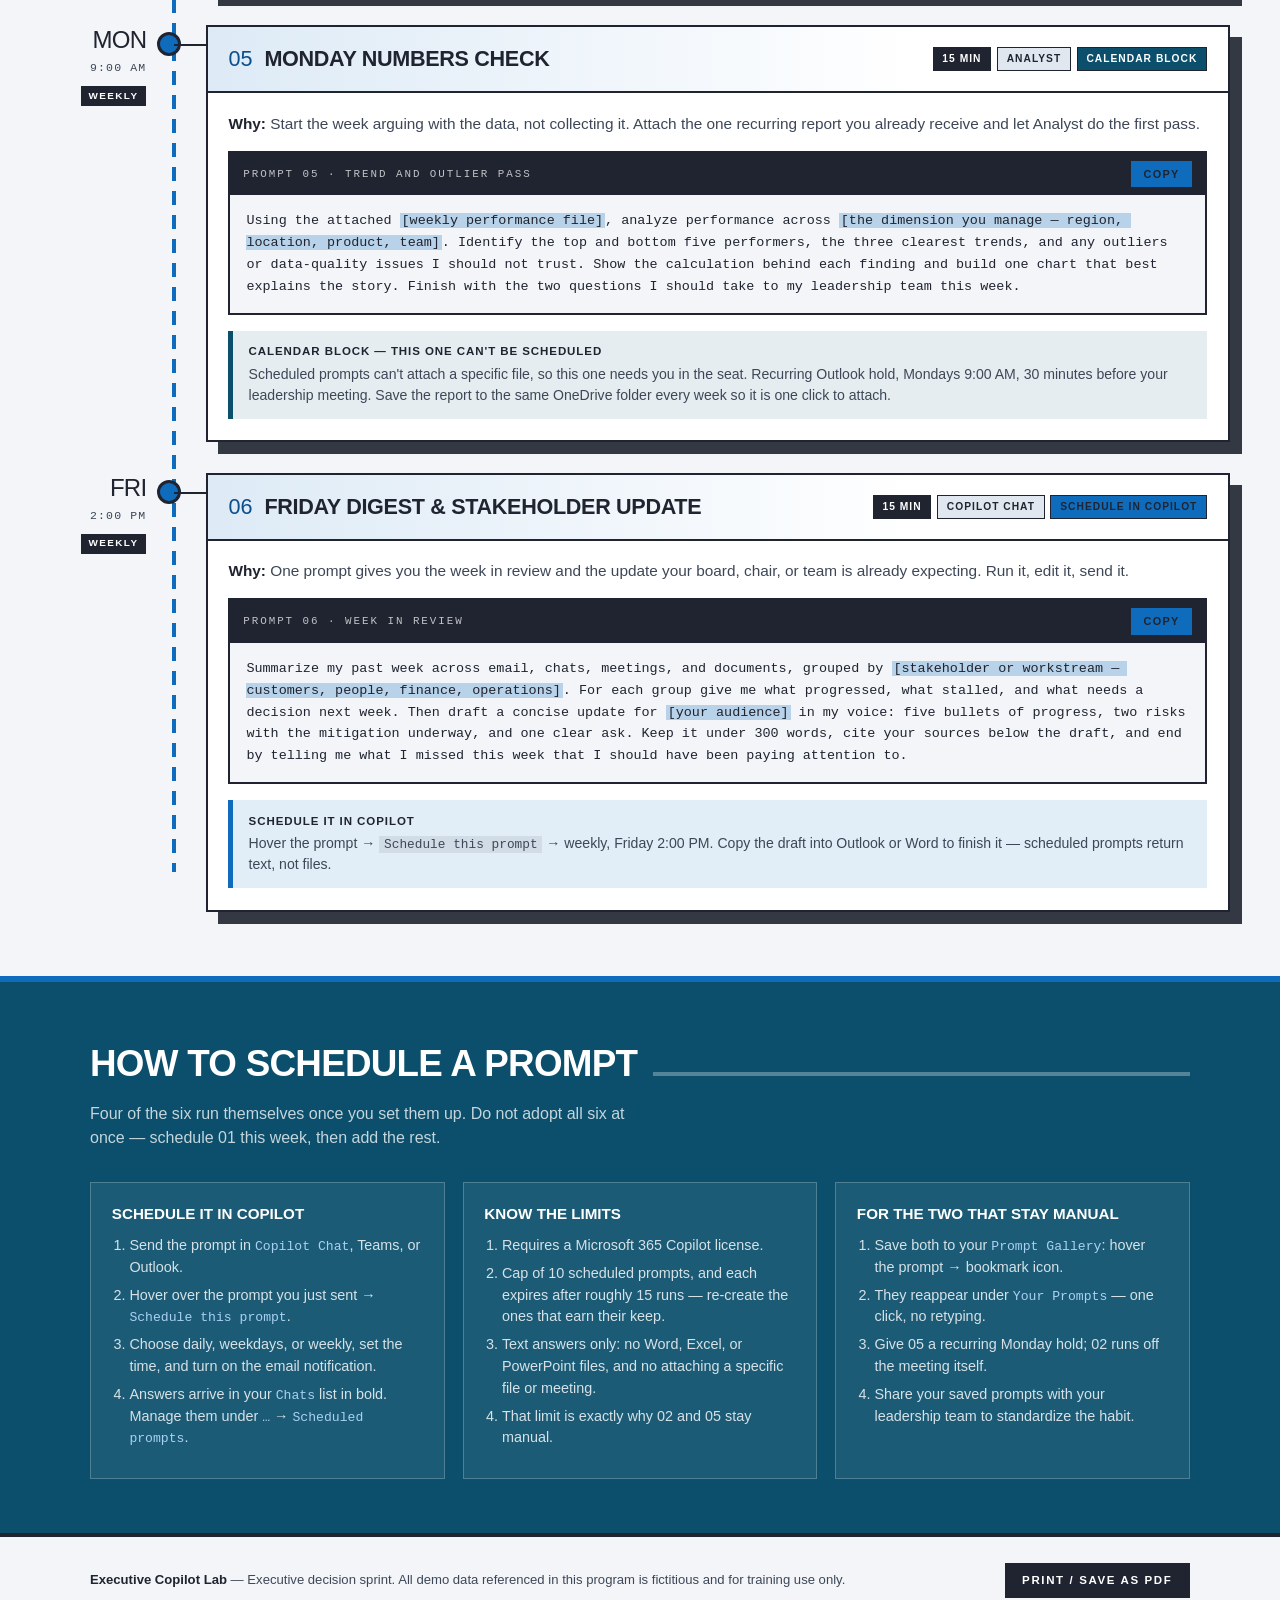
<file: generic/day-in-the-life.html>
<!doctype html>
<html lang="en">
<head>
<meta charset="utf-8">
<meta name="viewport" content="width=device-width, initial-scale=1">
<title>A Day in the Life with Copilot — Executive Copilot Lab</title>
<meta name="description" content="Six Microsoft 365 Copilot prompts that build an executive operating rhythm, with the right way to make each one recur.">
<style>
  :root {
    --accent: #0f6cbd;
    --accent-deep: #0a4f8f;
    --ink: #1f2430;
    --ink-soft: #3d4757;
    --cream: #f3f5f8;
    --paper: #ffffff;
    --sand: #e1e7ee;
    --muted: #5f6b7a;
    --line: rgba(31, 36, 48, 0.16);
    --steel: #0b4f6c;
    --shadow: 12px 12px 0 rgba(31, 36, 48, 0.9);
    --shadow-soft: 0 18px 46px rgba(20, 30, 50, 0.13);
  }

  * { box-sizing: border-box; }
  html { scroll-behavior: smooth; }

  body {
    margin: 0;
    overflow-x: hidden;
    color: var(--ink);
    font-family: "Archivo", "Aptos", "Segoe UI", sans-serif;
    line-height: 1.5;
    background:
      radial-gradient(circle at 84% -8%, rgba(15, 108, 189, 0.20), transparent 34rem),
      var(--cream);
  }

  body::after {
    content: "";
    position: fixed;
    inset: 0;
    z-index: 999;
    pointer-events: none;
    opacity: 0.35;
    mix-blend-mode: multiply;
    background-image: url("data:image/svg+xml,%3Csvg xmlns='http://www.w3.org/2000/svg' width='160' height='160'%3E%3Cfilter id='n'%3E%3CfeTurbulence type='fractalNoise' baseFrequency='0.85' numOctaves='3'/%3E%3C/filter%3E%3Crect width='160' height='160' filter='url(%23n)' opacity='0.35'/%3E%3C/svg%3E");
  }

  a { color: inherit; }
  button { font: inherit; color: inherit; }

  .skip-link { position: fixed; top: .75rem; left: -999px; z-index: 1000; padding: .7rem 1rem; color: #fff; background: var(--ink); }
  .skip-link:focus { left: .75rem; }

  .wrap { width: min(1180px, 100%); margin: 0 auto; padding: 0 clamp(1rem, 4vw, 2.5rem); }

  /* ---------- Masthead ---------- */
  .masthead {
    position: relative;
    overflow: hidden;
    color: #fff;
    background: var(--ink);
    border-bottom: 6px solid var(--accent);
  }
  .masthead::before {
    content: "";
    position: absolute;
    inset: auto -12% -60% 60%;
    height: 130%;
    transform: rotate(-13deg);
    background: linear-gradient(160deg, rgba(15, 108, 189, 0.9), rgba(10, 50, 100, 0.35));
    opacity: .85;
  }
  .masthead .wrap { position: relative; z-index: 2; padding-top: clamp(1.6rem, 4vw, 2.6rem); padding-bottom: clamp(2rem, 5vw, 3.2rem); }

  .brandline { display: flex; align-items: center; gap: .8rem; margin-bottom: clamp(1.6rem, 5vw, 3rem); }
  .brand-mark { width: 1.15rem; height: 1.15rem; background: var(--accent); transform: rotate(45deg); box-shadow: 0 0 0 5px rgba(15, 108, 189, .24); }
  .brandline strong { display: block; letter-spacing: .02em; }
  .brandline small { display: block; color: rgba(255,255,255,.62); letter-spacing: .16em; text-transform: uppercase; font-size: .68rem; font-weight: 700; }
  .brandline .back { margin-left: auto; font-size: .8rem; font-weight: 700; letter-spacing: .12em; text-transform: uppercase; color: rgba(255,255,255,.7); text-decoration: none; border-bottom: 2px solid var(--accent); padding-bottom: .15rem; }
  .brandline .back:hover { color: #fff; }



  h1 {
    margin: 0;
    font-family: "Archivo Black", "Archivo", sans-serif;
    font-size: clamp(2.4rem, 7vw, 5.3rem);
    line-height: .9;
    letter-spacing: -.035em;
    text-transform: uppercase;
    max-width: 13ch;
  }
  h1 em { font-style: normal; color: var(--accent); }

  .dek { max-width: 44ch; margin: 1.4rem 0 0; font-size: clamp(1rem, 1.6vw, 1.18rem); color: rgba(255,255,255,.82); }

  /* ---------- Section headers ---------- */
  .section { padding: clamp(2.6rem, 6vw, 4.4rem) 0 0; }
  .section-head { display: flex; align-items: baseline; gap: 1rem; margin-bottom: 1.8rem; }
  .section-head h2 {
    margin: 0;
    font-family: "Archivo Black", sans-serif;
    font-size: clamp(1.5rem, 3.4vw, 2.3rem);
    letter-spacing: -.02em;
    text-transform: uppercase;
  }
  .section-head .rule { flex: 1; height: 4px; background: var(--ink); opacity: .18; }
  .section-sub { margin: -1.1rem 0 2rem; max-width: 62ch; color: var(--ink-soft); }

  /* ---------- Timeline ---------- */
  .timeline { position: relative; margin-top: .5rem; }
  .timeline::before {
    content: "";
    position: absolute;
    left: 122px;
    top: 12px;
    bottom: 40px;
    width: 4px;
    background: repeating-linear-gradient(180deg, var(--accent) 0 14px, transparent 14px 24px);
  }

  .ritual { position: relative; display: grid; grid-template-columns: 122px minmax(0, 1fr); gap: 0; margin-bottom: 1.9rem; }

  .when { position: relative; padding: .2rem 1.6rem .2rem 0; text-align: right; }
  .when .clock { font-family: "Archivo Black", sans-serif; font-size: 1.5rem; line-height: 1; letter-spacing: -.03em; }
  .when .ampm { font-family: "Roboto Mono", monospace; font-size: .72rem; font-weight: 500; letter-spacing: .1em; color: var(--ink-soft); display: block; margin-top: .25rem; }
  .when .cadence { display: inline-block; margin-top: .6rem; padding: .18rem .5rem; font-size: .62rem; font-weight: 800; letter-spacing: .14em; text-transform: uppercase; background: var(--ink); color: #fff; }
  .when::after {
    content: "";
    position: absolute;
    right: -9px;
    top: .45rem;
    width: 18px;
    height: 18px;
    background: var(--accent);
    border: 3px solid var(--ink);
    border-radius: 50%;
  }

  .card {
    position: relative;
    margin-left: 2.1rem;
    background: var(--paper);
    border: 2px solid var(--ink);
    box-shadow: var(--shadow);
  }
  .card::before {
    content: "";
    position: absolute;
    left: -2.1rem;
    top: 1.1rem;
    width: 2.1rem;
    height: 2px;
    background: var(--ink);
  }

  .card-top {
    display: flex;
    flex-wrap: wrap;
    align-items: center;
    gap: .75rem;
    padding: 1rem 1.3rem;
    border-bottom: 2px solid var(--ink);
    background: linear-gradient(90deg, rgba(15,108,189,.14), rgba(15,108,189,0) 70%);
  }
  .card-num {
    font-family: "Archivo Black", sans-serif;
    font-size: 1.35rem;
    line-height: 1;
    color: var(--accent-deep);
  }
  .card-top h3 { margin: 0; flex: 1 1 240px; font-family: "Archivo Black", sans-serif; font-size: clamp(1.05rem, 2vw, 1.35rem); letter-spacing: -.015em; text-transform: uppercase; }
  .tags { display: flex; flex-wrap: wrap; gap: .35rem; }
  .tag { padding: .22rem .55rem; font-size: .64rem; font-weight: 800; letter-spacing: .1em; text-transform: uppercase; border: 1.5px solid var(--ink); background: var(--sand); }
  .tag.time { background: var(--ink); color: #fff; border-color: var(--ink); }
  .tag.mode-sched { background: var(--accent); border-color: var(--ink); }
  .tag.mode-cal { background: var(--steel); color: #fff; border-color: var(--ink); }
  .tag.mode-trig { background: transparent; border-style: dashed; }

  .card-body { padding: 1.15rem 1.3rem 1.35rem; }
  .why { margin: 0 0 1rem; font-size: .96rem; color: var(--ink-soft); }
  .why b { color: var(--ink); }

  .prompt-shell { border: 2px solid var(--ink); background: var(--cream); }
  .prompt-head {
    display: flex;
    align-items: center;
    gap: .75rem;
    padding: .5rem .8rem;
    background: var(--ink);
    color: #fff;
  }
  .prompt-head span { font-family: "Roboto Mono", monospace; font-size: .68rem; letter-spacing: .18em; text-transform: uppercase; color: rgba(255,255,255,.72); }
  .copy-btn {
    margin-left: auto;
    padding: .32rem .8rem;
    font-size: .68rem;
    font-weight: 800;
    letter-spacing: .12em;
    text-transform: uppercase;
    color: var(--ink);
    background: var(--accent);
    border: 0;
    cursor: pointer;
    transition: transform 120ms ease, background 140ms ease;
  }
  .copy-btn:hover { transform: translateY(-1px); background: #2b88d8; }
  .copy-btn.is-done { background: #b8f0c0; }

  pre {
    margin: 0;
    padding: .95rem 1rem;
    font-family: "Roboto Mono", "Consolas", monospace;
    font-size: .84rem;
    line-height: 1.62;
    white-space: pre-wrap;
    word-wrap: break-word;
  }
  pre mark { background: rgba(15, 108, 189, .26); padding: 0 .12rem; color: inherit; font-weight: 500; }

  .stick {
    display: flex;
    gap: .7rem;
    margin-top: 1rem;
    padding: .8rem .95rem;
    background: var(--sand);
    border-left: 5px solid var(--accent);
    font-size: .88rem;
  }
  .stick b { text-transform: uppercase; letter-spacing: .08em; font-size: .72rem; display: block; margin-bottom: .18rem; }
  .stick p { margin: 0; color: var(--ink-soft); }
  .stick.sched { border-left-color: var(--accent); background: rgba(15, 108, 189, .12); }
  .stick.cal { border-left-color: var(--steel); background: rgba(11, 79, 108, .10); }
  .stick.trig { border-left-color: var(--muted); background: rgba(95, 107, 122, .12); }
  .stick code { font-family: "Roboto Mono", monospace; font-size: .8rem; background: rgba(31,36,48,.08); padding: .05rem .3rem; }

  /* ---------- Step zero ---------- */
  .zero { position: relative; border: 2px solid var(--ink); background: var(--paper); box-shadow: var(--shadow); }
  .zero .card-top { background: linear-gradient(90deg, rgba(11,79,108,.16), rgba(11,79,108,0) 70%); }
  .zero .card-num { color: var(--steel); }

  /* ---------- Setup band ---------- */
  .setup { margin-top: clamp(2.5rem, 6vw, 4rem); color: #fff; background: var(--steel); border-top: 6px solid var(--accent); }
  .setup .wrap { padding-top: clamp(2.2rem, 5vw, 3.4rem); padding-bottom: clamp(2.2rem, 5vw, 3.4rem); }
  .setup h2 { color: #fff; }
  .setup .section-head .rule { background: #fff; opacity: .3; }
  .setup .section-sub { color: rgba(255,255,255,.76); }
  .setup-grid { display: grid; grid-template-columns: repeat(auto-fit, minmax(260px, 1fr)); gap: 1.1rem; }
  .setup-card { padding: 1.25rem 1.3rem 1.4rem; background: rgba(255,255,255,.07); border: 1px solid rgba(255,255,255,.22); }
  .setup-card b { display: block; font-family: "Archivo Black", sans-serif; text-transform: uppercase; font-size: .95rem; margin-bottom: .55rem; }
  .setup-card ol { margin: 0; padding-left: 1.1rem; font-size: .9rem; color: rgba(255,255,255,.82); }
  .setup-card li { margin-bottom: .4rem; }
  .setup-card code { font-family: "Roboto Mono", monospace; font-size: .82rem; color: #a9d1f5; }

  footer.pagefoot { margin-top: 0; padding: 1.6rem 0 2.2rem; border-top: 4px solid var(--ink); }
  footer.pagefoot .wrap { display: flex; flex-wrap: wrap; gap: 1rem; align-items: center; justify-content: space-between; font-size: .82rem; color: var(--ink-soft); }
  footer.pagefoot strong { color: var(--ink); }

  .print-btn {
    padding: .55rem 1.1rem;
    font-size: .72rem;
    font-weight: 800;
    letter-spacing: .14em;
    text-transform: uppercase;
    background: var(--ink);
    color: #fff;
    border: 0;
    cursor: pointer;
  }
  .print-btn:hover { background: var(--accent-deep); }

  /* ---------- Reveal animation ---------- */
  /* SharePoint viewer: scroll-reveal is unreliable in the sandboxed frame, so content is always visible. */
  .js-reveal .reveal { opacity: 1; transform: none; }
  .js-reveal .reveal.is-in { opacity: 1; transform: none; }

  @media (prefers-reduced-motion: reduce) {
    .js-reveal .reveal { opacity: 1; transform: none; transition: none; }
    html { scroll-behavior: auto; }
  }

  @media (max-width: 720px) {
    .timeline::before { left: 9px; }
    .ritual { grid-template-columns: 1fr; }
    .when { text-align: left; padding: 0 0 .6rem 2.1rem; }
    .when::after { right: auto; left: 0; top: .15rem; }
    .when .clock { display: inline; font-size: 1.25rem; }
    .when .ampm { display: inline; margin-left: .4rem; }
    .when .cadence { margin-top: 0; margin-left: .5rem; }
    .card { margin-left: 2.1rem; box-shadow: 6px 6px 0 rgba(31, 36, 48, .9); }
    .card::before { display: none; }
    .zero { box-shadow: 6px 6px 0 rgba(31, 36, 48, .9); }
  }

  @page { size: letter; margin: 0; }

  @media print {
    html, body { width: 8.5in; margin: 0; background: #fff; font-size: 15px; }
    body::after, .print-btn, .copy-btn, .brandline .back, .skip-link { display: none !important; }
    * { -webkit-print-color-adjust: exact !important; print-color-adjust: exact !important; }
    .ritual, .card, .zero, .setup-card, .setup-grid { break-inside: avoid; page-break-inside: avoid; }
    .card, .zero { box-shadow: none; }
    .js-reveal .reveal { opacity: 1; transform: none; }

    .wrap { width: 100%; max-width: none; padding: 0 .42in; }
    .masthead .wrap { padding-top: .34in; padding-bottom: .42in; }
    .brandline { margin-bottom: 1.1rem; }
    .masthead h1 { font-size: 3.1rem; }
    .lede { font-size: .95rem; }

    .section { padding-top: .3in; }
    .section-head { margin-bottom: 1rem; }
    .section-sub { margin: -.6rem 0 1rem; font-size: .88rem; }

    .timeline { margin-top: 0; }
    .ritual { margin-bottom: .85rem; }
    .card-top { padding: .55rem 1rem; gap: .5rem; }
    .card-top h3 { font-size: 1.12rem; }
    .card-body { padding: .8rem 1rem .9rem; }
    .why { margin-bottom: .7rem; font-size: .88rem; }
    pre { padding: .7rem .8rem; font-size: .78rem; line-height: 1.5; }
    .prompt-head { padding: .38rem .8rem; }
    .stick { margin-top: .7rem; padding: .6rem .8rem; font-size: .8rem; }

    .setup { margin-top: 0; break-before: page; page-break-before: always; }
    .setup .wrap { padding-top: .45in; padding-bottom: .45in; }
    .setup-grid { grid-template-columns: repeat(3, 1fr); gap: .8rem; }
    .setup-card { padding: .9rem 1rem 1rem; }
    footer.pagefoot { padding: 1rem 0 1.2rem; }
  }
</style>
</head>
<body>
<a class="skip-link" href="#rituals">Skip to the prompts</a>

<header class="masthead">
  <div class="wrap">
    <div class="brandline">
      <span class="brand-mark" aria-hidden="true"></span>
      <div><strong>Executive Copilot Lab</strong></div>
      <a class="back" href="index.html">&larr; Back to the lab</a>
    </div>
    <h1>A day in the life <em>with Copilot</em></h1>
    <p class="dek">Each prompt below tells you exactly how to make it recur &mdash; schedule it inside Copilot, block it on your calendar, or run it off a trigger. Copy it, replace the highlighted brackets, act on it.</p>
  </div>
</header>

<main>
  <section class="section wrap" id="rituals">
    <div class="section-head reveal"><h2>Do this first</h2><span class="rule"></span></div>
    <p class="section-sub reveal">Run once, not on a schedule. Copilot remembers it, and every prompt below gets sharper because you stop re-explaining who you are.</p>

    <div class="zero reveal">
      <div class="card-top">
        <span class="card-num">00</span>
        <h3>Teach Copilot who you are</h3>
        <div class="tags"><span class="tag time">4 min</span><span class="tag">Copilot Memory</span><span class="tag mode-trig">One time only</span></div>
      </div>
      <div class="card-body">
        <p class="why"><b>Why:</b> Most disappointing Copilot answers are missing context, not intelligence. Set this once and your tone, priorities, and stakeholders are already known.</p>
        <div class="prompt-shell">
          <div class="prompt-head"><span>Prompt 00 &middot; Personal context</span><button class="copy-btn" type="button" data-copy="p0">Copy</button></div>
          <pre id="p0">Remember this about me for all future conversations. I am <mark>[title]</mark> at <mark>[company]</mark>, accountable for <mark>[the functions you own]</mark>. My direct reports are <mark>[names]</mark>. My most important stakeholders are <mark>[board, CEO, top customers, regulators]</mark> and what each cares about most is <mark>[their priorities]</mark>. My recurring rhythm is <mark>[weekly business review, monthly operating review, quarterly earnings]</mark>. When you draft for me, default to direct and decision-first: lead with the recommendation, then the evidence, then the risks. No marketing language. Plain English that both a frontline manager and an analyst would understand.</pre>
        </div>
        <div class="stick trig"><div><b>No scheduling needed</b><p>Run it once in Copilot Chat. Revisit it when your priorities or stakeholders change &mdash; roughly once a quarter.</p></div></div>
      </div>
    </div>
  </section>

  <section class="section wrap">
    <div class="section-head reveal"><h2>The rhythm</h2><span class="rule"></span></div>
    <p class="section-sub reveal">Times are a suggested default. Shift them to fit your day &mdash; keep the sequence.</p>

    <div class="timeline">

      <!-- 1 -->
      <article class="ritual reveal">
        <div class="when">
          <span class="clock">7:45</span>
          <span class="ampm">AM</span>
          <span class="cadence">Daily</span>
        </div>
        <div class="card">
          <div class="card-top">
            <span class="card-num">01</span>
            <h3>The morning signal scan</h3>
            <div class="tags"><span class="tag time">5 min</span><span class="tag">Copilot Chat</span><span class="tag mode-sched">Schedule in Copilot</span></div>
          </div>
          <div class="card-body">
            <p class="why"><b>Why:</b> Before the first meeting, know the three things that actually moved overnight &mdash; not the 40 things in your inbox.</p>
            <div class="prompt-shell">
              <div class="prompt-head"><span>Prompt 01 &middot; Signal scan</span><button class="copy-btn" type="button" data-copy="p1">Copy</button></div>
              <pre id="p1">Review my email, chats, and meetings from the last 24 hours across <mark>[the functions or stakeholder groups you own]</mark>. Identify the three developments most likely to need my attention today. For each one, tell me what changed, why it matters now, the decision or nudge you recommend from me, and the source that supports it. Then show my calendar for today and flag where those three items collide with a meeting. Separate confirmed facts from your interpretation.</pre>
            </div>
            <div class="stick sched"><div><b>Schedule it in Copilot</b><p>Send the prompt in Copilot Chat, hover over it, and choose <code>Schedule this prompt</code> &rarr; every weekday, 7:45 AM. Turn on the email notification. The answer is waiting in your Chats list before you open the laptop.</p></div></div>
          </div>
        </div>
      </article>

      <!-- 2 -->
      <article class="ritual reveal">
        <div class="when">
          <span class="clock">30</span>
          <span class="ampm">MIN BEFORE</span>
          <span class="cadence">Trigger</span>
        </div>
        <div class="card">
          <div class="card-top">
            <span class="card-num">02</span>
            <h3>Prep me for the room</h3>
            <div class="tags"><span class="tag time">3 min</span><span class="tag">Copilot Chat</span><span class="tag mode-trig">Don't schedule</span></div>
          </div>
          <div class="card-body">
            <p class="why"><b>Why:</b> The difference between attending a meeting and steering one is two better questions. Run it before any meeting where a decision is expected.</p>
            <div class="prompt-shell">
              <div class="prompt-head"><span>Prompt 02 &middot; Prep me for the room</span><button class="copy-btn" type="button" data-copy="p2">Copy</button></div>
              <pre id="p2">I have a meeting with <mark>[person or team]</mark> at <mark>[time]</mark>. Pull the last 60 days of email and Teams messages I have with them. Tell me their top concern right now, what I committed to last time, what is still outstanding between us, and the three questions they are most likely to ask me. Do not infer anyone's position unless the content supports it. Finish with two assumptions the group should test.</pre>
            </div>
            <div class="stick trig"><div><b>Trigger it, don't schedule it</b><p>The meeting is the trigger, so a fixed time makes no sense &mdash; and scheduled prompts can't reference a specific meeting anyway. Save it to your <code>Prompt Gallery</code> (hover the prompt &rarr; bookmark icon) so it is one click before you walk in.</p></div></div>
          </div>
        </div>
      </article>

      <!-- 3 -->
      <article class="ritual reveal">
        <div class="when">
          <span class="clock">12:30</span>
          <span class="ampm">PM</span>
          <span class="cadence">Daily</span>
        </div>
        <div class="card">
          <div class="card-top">
            <span class="card-num">03</span>
            <h3>Midday inbox triage</h3>
            <div class="tags"><span class="tag time">5 min</span><span class="tag">Copilot Chat</span><span class="tag mode-sched">Schedule in Copilot</span></div>
          </div>
          <div class="card-body">
            <p class="why"><b>Why:</b> You are the bottleneck on more threads than you think. This separates what only you can decide from what your team should already own.</p>
            <div class="prompt-shell">
              <div class="prompt-head"><span>Prompt 03 &middot; Decide, note, delegate</span><button class="copy-btn" type="button" data-copy="p3">Copy</button></div>
              <pre id="p3">Look at my inbox and chats from the last <mark>[2]</mark> days. Group what is waiting on me into three lists: decisions needed from me, including who is asking and by when; FYI only, important context but no action required; and delegatable, what my team can handle with a one-line forward from me. Rank the first list by who is blocked. For the top three, draft a short reply in my voice that answers the question, makes the decision, or sets a date by which I will. Keep each under 120 words and do not send anything.</pre>
            </div>
            <div class="stick sched"><div><b>Schedule it in Copilot</b><p>Hover the prompt &rarr; <code>Schedule this prompt</code> &rarr; every weekday, 12:30 PM. You come back from lunch to a sorted queue and three drafts to edit.</p></div></div>
          </div>
        </div>
      </article>

      <!-- 4 -->
      <article class="ritual reveal">
        <div class="when">
          <span class="clock">4:45</span>
          <span class="ampm">PM</span>
          <span class="cadence">Daily</span>
        </div>
        <div class="card">
          <div class="card-top">
            <span class="card-num">04</span>
            <h3>The close-out ledger</h3>
            <div class="tags"><span class="tag time">5 min</span><span class="tag">Copilot Chat</span><span class="tag mode-sched">Schedule in Copilot</span></div>
          </div>
          <div class="card-body">
            <p class="why"><b>Why:</b> Decisions decay overnight. Capture what was decided, who owns it, and what you personally committed to before you close the laptop.</p>
            <div class="prompt-shell">
              <div class="prompt-head"><span>Prompt 04 &middot; Decisions and owners</span><button class="copy-btn" type="button" data-copy="p4">Copy</button></div>
              <pre id="p4">Summarize my meetings and chats from today into four lists. Decisions made &mdash; specific commitments, not themes. Action items &mdash; named owner, specific next step, and a due date where one was stated. Open questions we are carrying forward. And the commitments I made myself, flagging which ones have no date attached. Cite the meeting or message behind each item, and note anything that was discussed but explicitly not decided.</pre>
            </div>
            <div class="stick sched"><div><b>Schedule it in Copilot</b><p>Hover the prompt &rarr; <code>Schedule this prompt</code> &rarr; every weekday, 4:45 PM. Microsoft lists this as a flagship scheduled-prompt use case. Paste the commitments list straight into your task list.</p></div></div>
          </div>
        </div>
      </article>

      <!-- 5 -->
      <article class="ritual reveal">
        <div class="when">
          <span class="clock">MON</span>
          <span class="ampm">9:00 AM</span>
          <span class="cadence">Weekly</span>
        </div>
        <div class="card">
          <div class="card-top">
            <span class="card-num">05</span>
            <h3>Monday numbers check</h3>
            <div class="tags"><span class="tag time">15 min</span><span class="tag">Analyst</span><span class="tag mode-cal">Calendar block</span></div>
          </div>
          <div class="card-body">
            <p class="why"><b>Why:</b> Start the week arguing with the data, not collecting it. Attach the one recurring report you already receive and let Analyst do the first pass.</p>
            <div class="prompt-shell">
              <div class="prompt-head"><span>Prompt 05 &middot; Trend and outlier pass</span><button class="copy-btn" type="button" data-copy="p5">Copy</button></div>
              <pre id="p5">Using the attached <mark>[weekly performance file]</mark>, analyze performance across <mark>[the dimension you manage &mdash; region, location, product, team]</mark>. Identify the top and bottom five performers, the three clearest trends, and any outliers or data-quality issues I should not trust. Show the calculation behind each finding and build one chart that best explains the story. Finish with the two questions I should take to my leadership team this week.</pre>
            </div>
            <div class="stick cal"><div><b>Calendar block &mdash; this one can't be scheduled</b><p>Scheduled prompts can't attach a specific file, so this one needs you in the seat. Recurring Outlook hold, Mondays 9:00 AM, 30 minutes before your leadership meeting. Save the report to the same OneDrive folder every week so it is one click to attach.</p></div></div>
          </div>
        </div>
      </article>

      <!-- 6 -->
      <article class="ritual reveal">
        <div class="when">
          <span class="clock">FRI</span>
          <span class="ampm">2:00 PM</span>
          <span class="cadence">Weekly</span>
        </div>
        <div class="card">
          <div class="card-top">
            <span class="card-num">06</span>
            <h3>Friday digest &amp; stakeholder update</h3>
            <div class="tags"><span class="tag time">15 min</span><span class="tag">Copilot Chat</span><span class="tag mode-sched">Schedule in Copilot</span></div>
          </div>
          <div class="card-body">
            <p class="why"><b>Why:</b> One prompt gives you the week in review and the update your board, chair, or team is already expecting. Run it, edit it, send it.</p>
            <div class="prompt-shell">
              <div class="prompt-head"><span>Prompt 06 &middot; Week in review</span><button class="copy-btn" type="button" data-copy="p6">Copy</button></div>
              <pre id="p6">Summarize my past week across email, chats, meetings, and documents, grouped by <mark>[stakeholder or workstream &mdash; customers, people, finance, operations]</mark>. For each group give me what progressed, what stalled, and what needs a decision next week. Then draft a concise update for <mark>[your audience]</mark> in my voice: five bullets of progress, two risks with the mitigation underway, and one clear ask. Keep it under 300 words, cite your sources below the draft, and end by telling me what I missed this week that I should have been paying attention to.</pre>
            </div>
            <div class="stick sched"><div><b>Schedule it in Copilot</b><p>Hover the prompt &rarr; <code>Schedule this prompt</code> &rarr; weekly, Friday 2:00 PM. Copy the draft into Outlook or Word to finish it &mdash; scheduled prompts return text, not files.</p></div></div>
          </div>
        </div>
      </article>

    </div>
  </section>

  <section class="setup">
    <div class="wrap reveal">
      <div class="section-head"><h2>How to schedule a prompt</h2><span class="rule"></span></div>
      <p class="section-sub">Four of the six run themselves once you set them up. Do not adopt all six at once &mdash; schedule 01 this week, then add the rest.</p>
      <div class="setup-grid">
        <article class="setup-card">
          <b>Schedule it in Copilot</b>
          <ol>
            <li>Send the prompt in <code>Copilot Chat</code>, Teams, or Outlook.</li>
            <li>Hover over the prompt you just sent &rarr; <code>Schedule this prompt</code>.</li>
            <li>Choose daily, weekdays, or weekly, set the time, and turn on the email notification.</li>
            <li>Answers arrive in your <code>Chats</code> list in bold. Manage them under <code>&hellip;</code> &rarr; <code>Scheduled prompts</code>.</li>
          </ol>
        </article>
        <article class="setup-card">
          <b>Know the limits</b>
          <ol>
            <li>Requires a Microsoft 365 Copilot license.</li>
            <li>Cap of 10 scheduled prompts, and each expires after roughly 15 runs &mdash; re-create the ones that earn their keep.</li>
            <li>Text answers only: no Word, Excel, or PowerPoint files, and no attaching a specific file or meeting.</li>
            <li>That limit is exactly why 02 and 05 stay manual.</li>
          </ol>
        </article>
        <article class="setup-card">
          <b>For the two that stay manual</b>
          <ol>
            <li>Save both to your <code>Prompt Gallery</code>: hover the prompt &rarr; bookmark icon.</li>
            <li>They reappear under <code>Your Prompts</code> &mdash; one click, no retyping.</li>
            <li>Give 05 a recurring Monday hold; 02 runs off the meeting itself.</li>
            <li>Share your saved prompts with your leadership team to standardize the habit.</li>
          </ol>
        </article>
      </div>
    </div>
  </section>
</main>

<footer class="pagefoot">
  <div class="wrap">
    <p style="margin:0"><strong>Executive Copilot Lab</strong> &mdash; Executive decision sprint. All demo data referenced in this program is fictitious and for training use only.</p>
    <button class="print-btn" type="button" id="print-btn">Print / Save as PDF</button>
  </div>
</footer>

<script>
  document.querySelectorAll('.copy-btn').forEach(function (btn) {
    btn.addEventListener('click', function () {
      var target = document.getElementById(btn.dataset.copy);
      if (!target) return;
      var text = target.innerText.trim();
      var done = function () {
        var original = btn.textContent;
        btn.textContent = 'Copied';
        btn.classList.add('is-done');
        setTimeout(function () { btn.textContent = original; btn.classList.remove('is-done'); }, 1600);
      };
      if (navigator.clipboard && navigator.clipboard.writeText) {
        navigator.clipboard.writeText(text).then(done).catch(function () { fallback(text, done); });
      } else {
        fallback(text, done);
      }
    });
  });

  function fallback(text, done) {
    var ta = document.createElement('textarea');
    ta.value = text;
    ta.setAttribute('readonly', '');
    ta.style.position = 'absolute';
    ta.style.left = '-9999px';
    document.body.appendChild(ta);
    ta.select();
    try { document.execCommand('copy'); done(); } catch (e) { /* no-op */ }
    document.body.removeChild(ta);
  }

  /* SharePoint renders this page in a sandboxed frame (opaque origin) where printing is blocked. */
  document.getElementById('print-btn').addEventListener('click', function () {
    if (window.origin !== 'null') { window.print(); return; }
    var btn = this, note = document.getElementById('print-note');
    if (!note) {
      note = document.createElement('p');
      note.id = 'print-note';
      note.setAttribute('role', 'status');
      note.style.cssText = 'margin:.6rem 0 0;font-weight:600';
      btn.insertAdjacentElement('afterend', note);
    }
    note.textContent = 'Printing is blocked in the SharePoint viewer. In the document library, select this file, choose Download, open it in your browser, then print or save as PDF.';
  });

  var reveals = document.querySelectorAll('.reveal');
  if ('IntersectionObserver' in window) {
    var io = new IntersectionObserver(function (entries) {
      entries.forEach(function (entry, i) {
        if (entry.isIntersecting) {
          entry.target.style.transitionDelay = (i * 60) + 'ms';
          entry.target.classList.add('is-in');
          io.unobserve(entry.target);
        }
      });
    }, { rootMargin: '0px 0px -8% 0px', threshold: 0.08 });
    reveals.forEach(function (el) { io.observe(el); });
  } else {
    reveals.forEach(function (el) { el.classList.add('is-in'); });
  }
</script>
</body>
</html>
</file>
